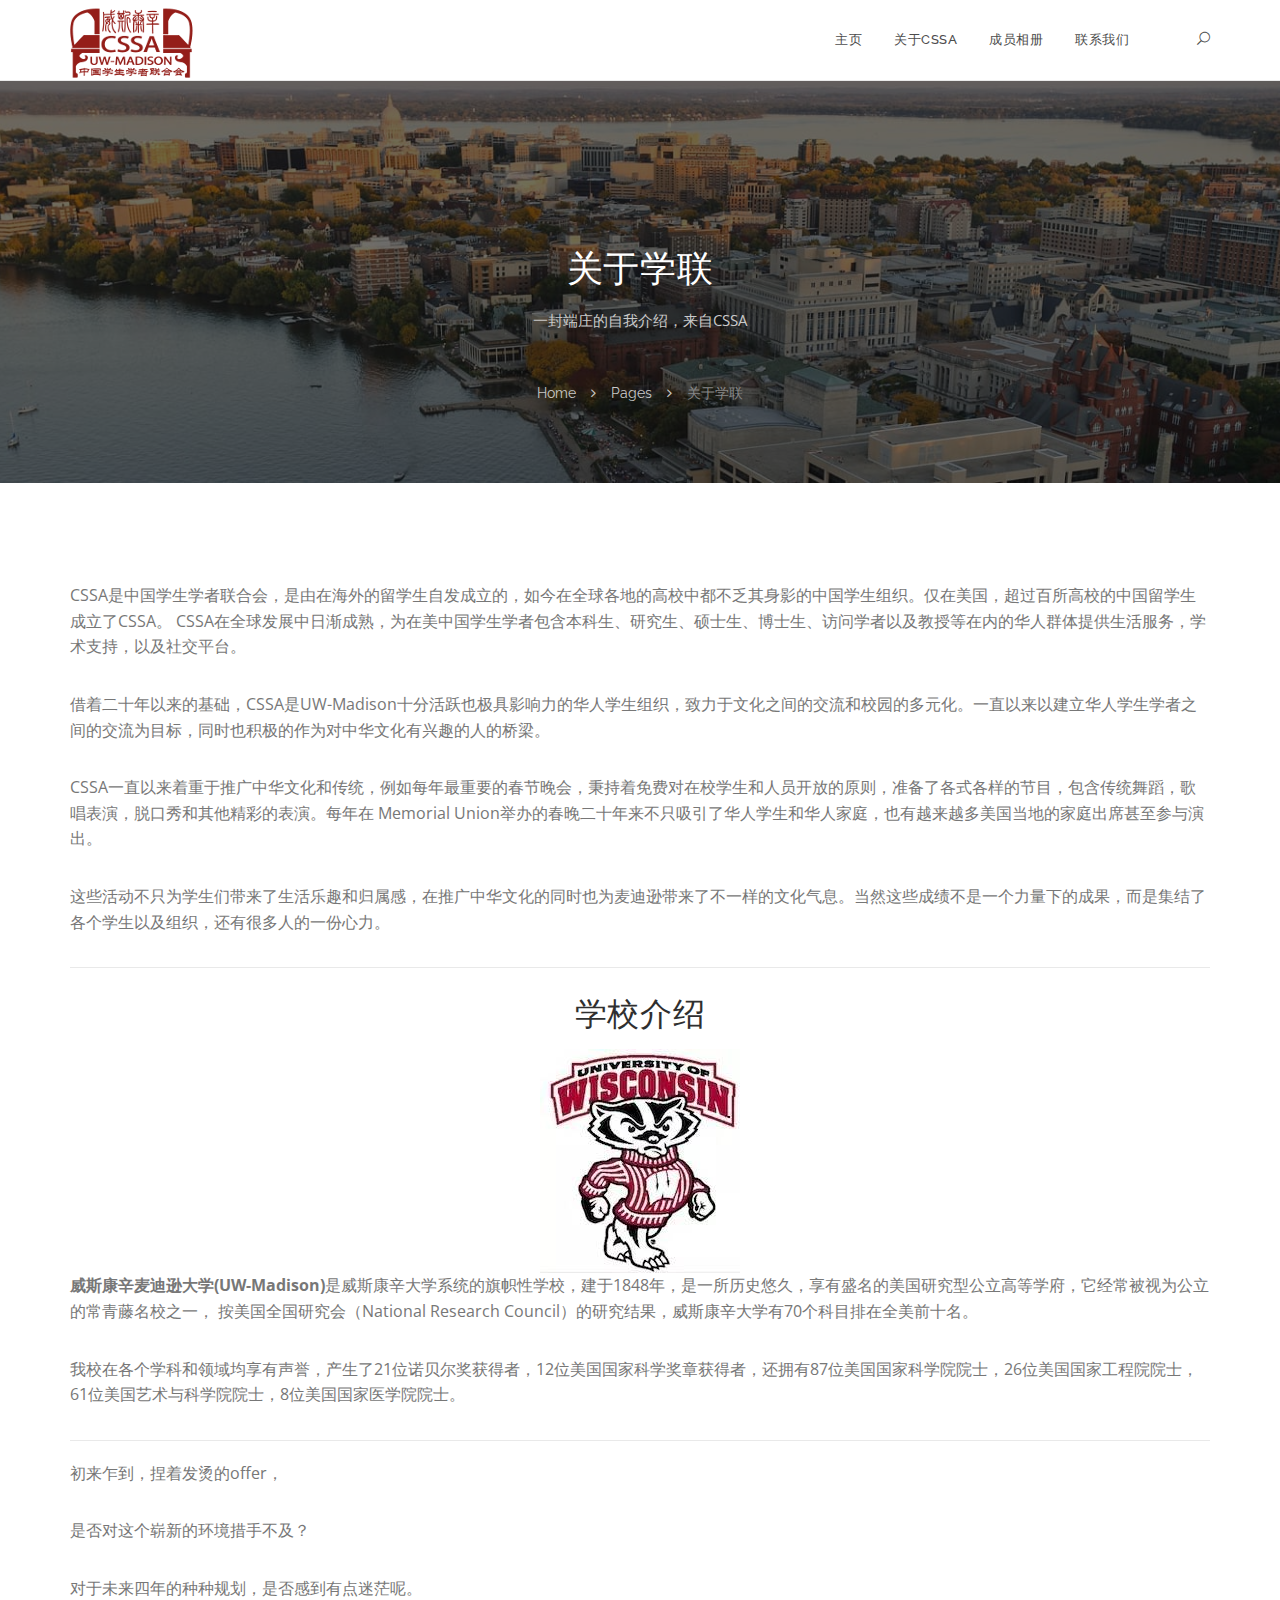
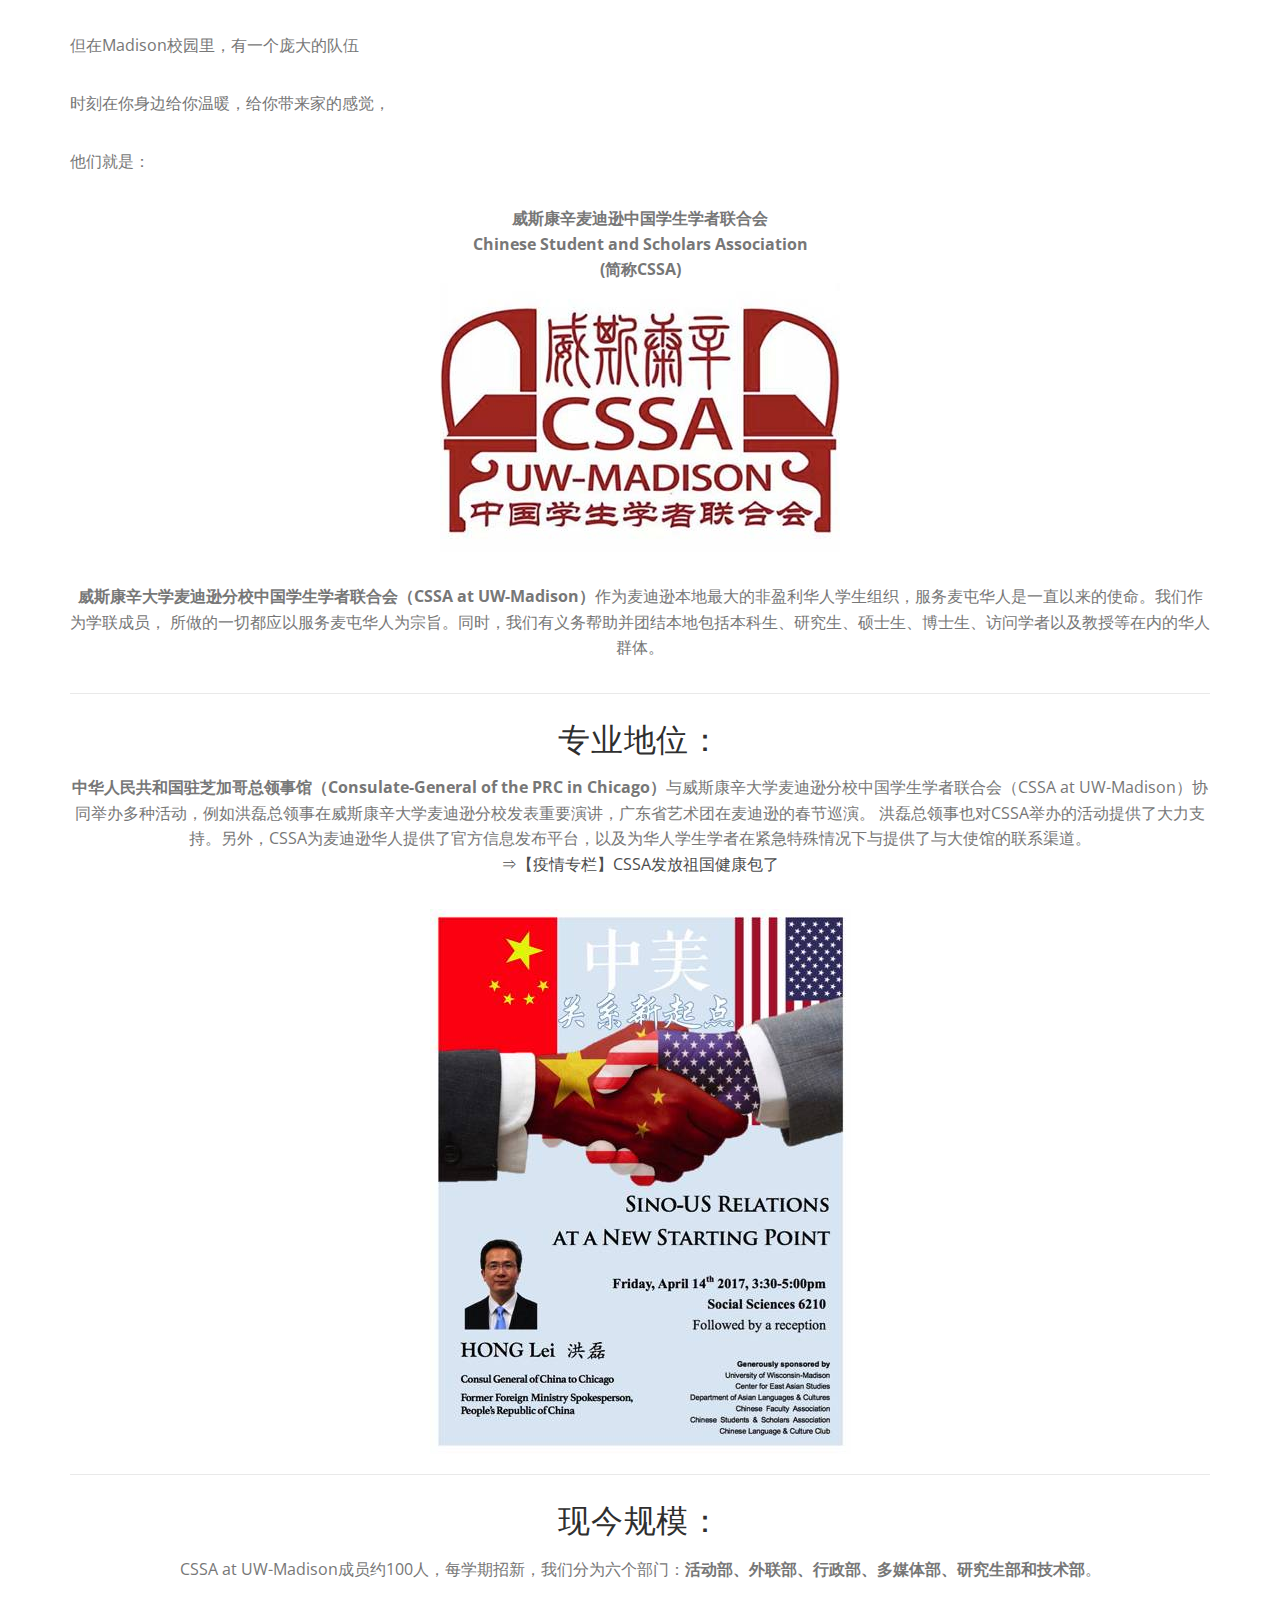
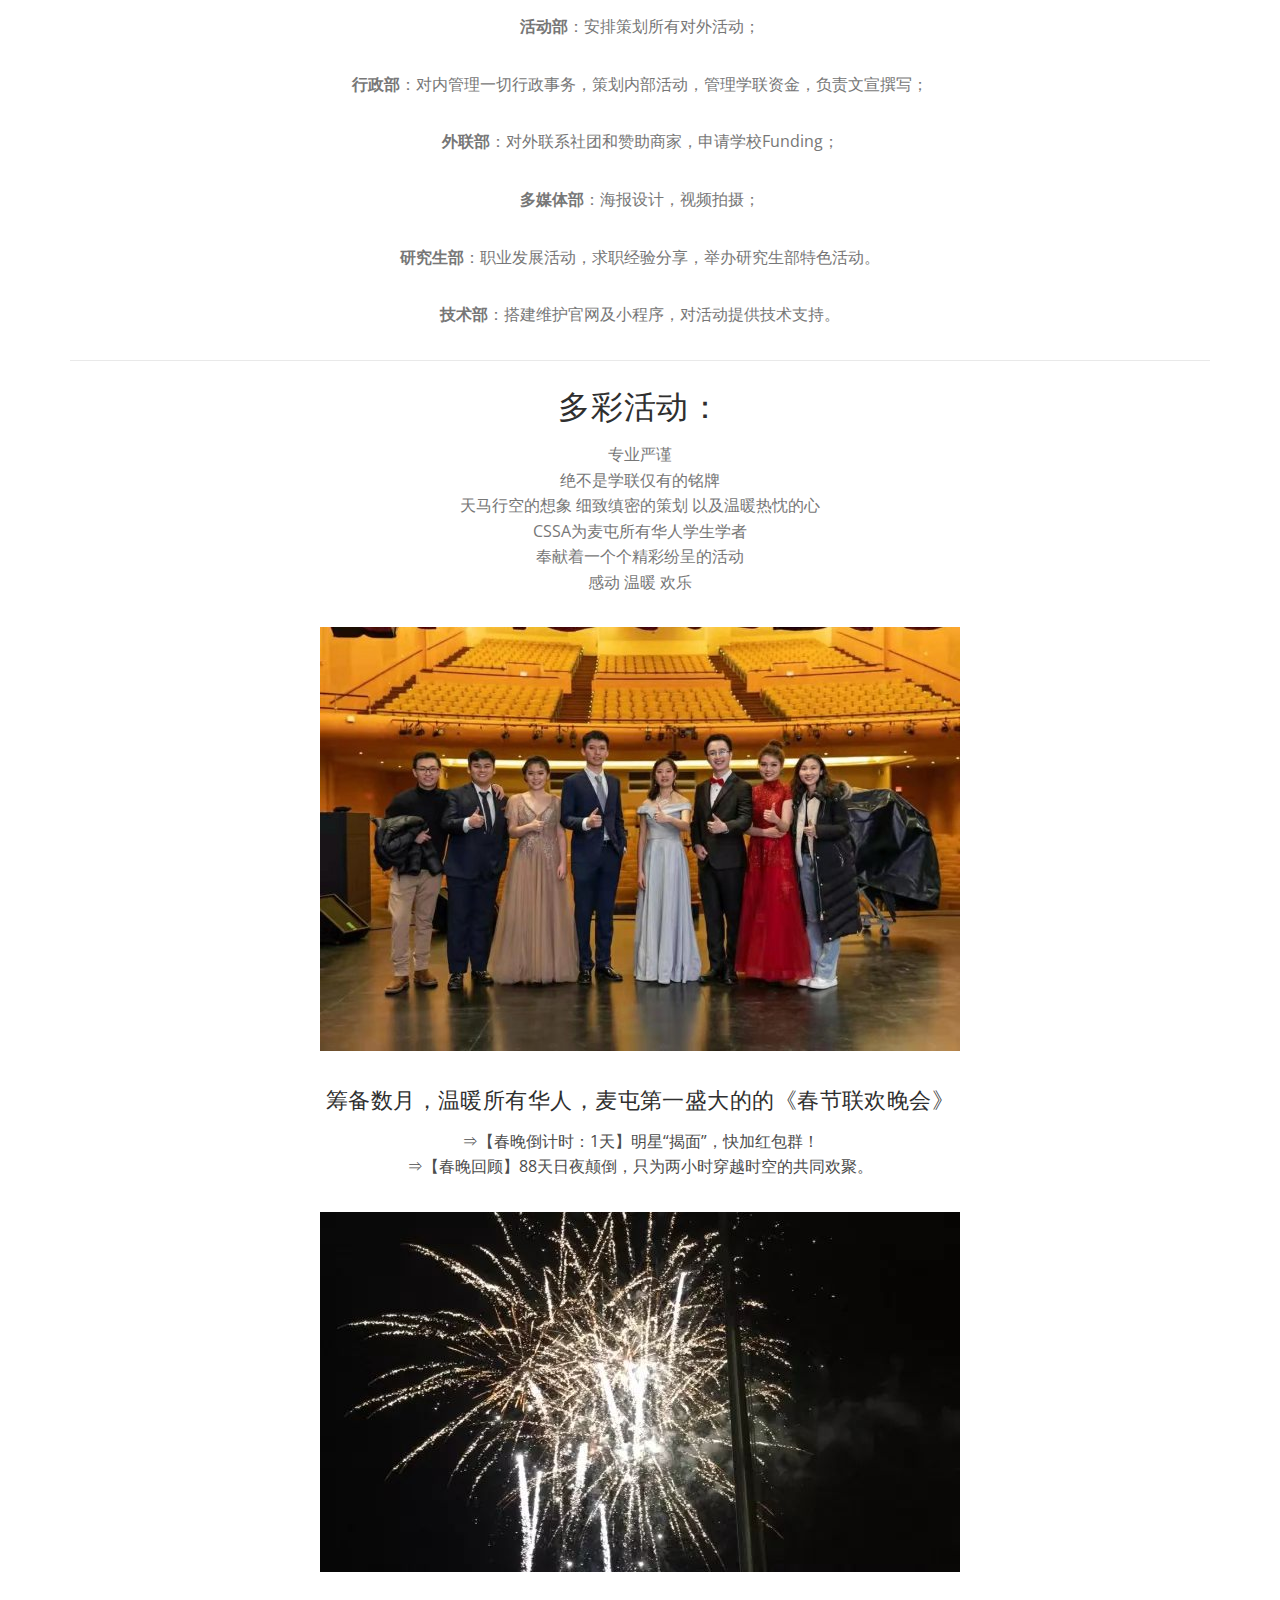
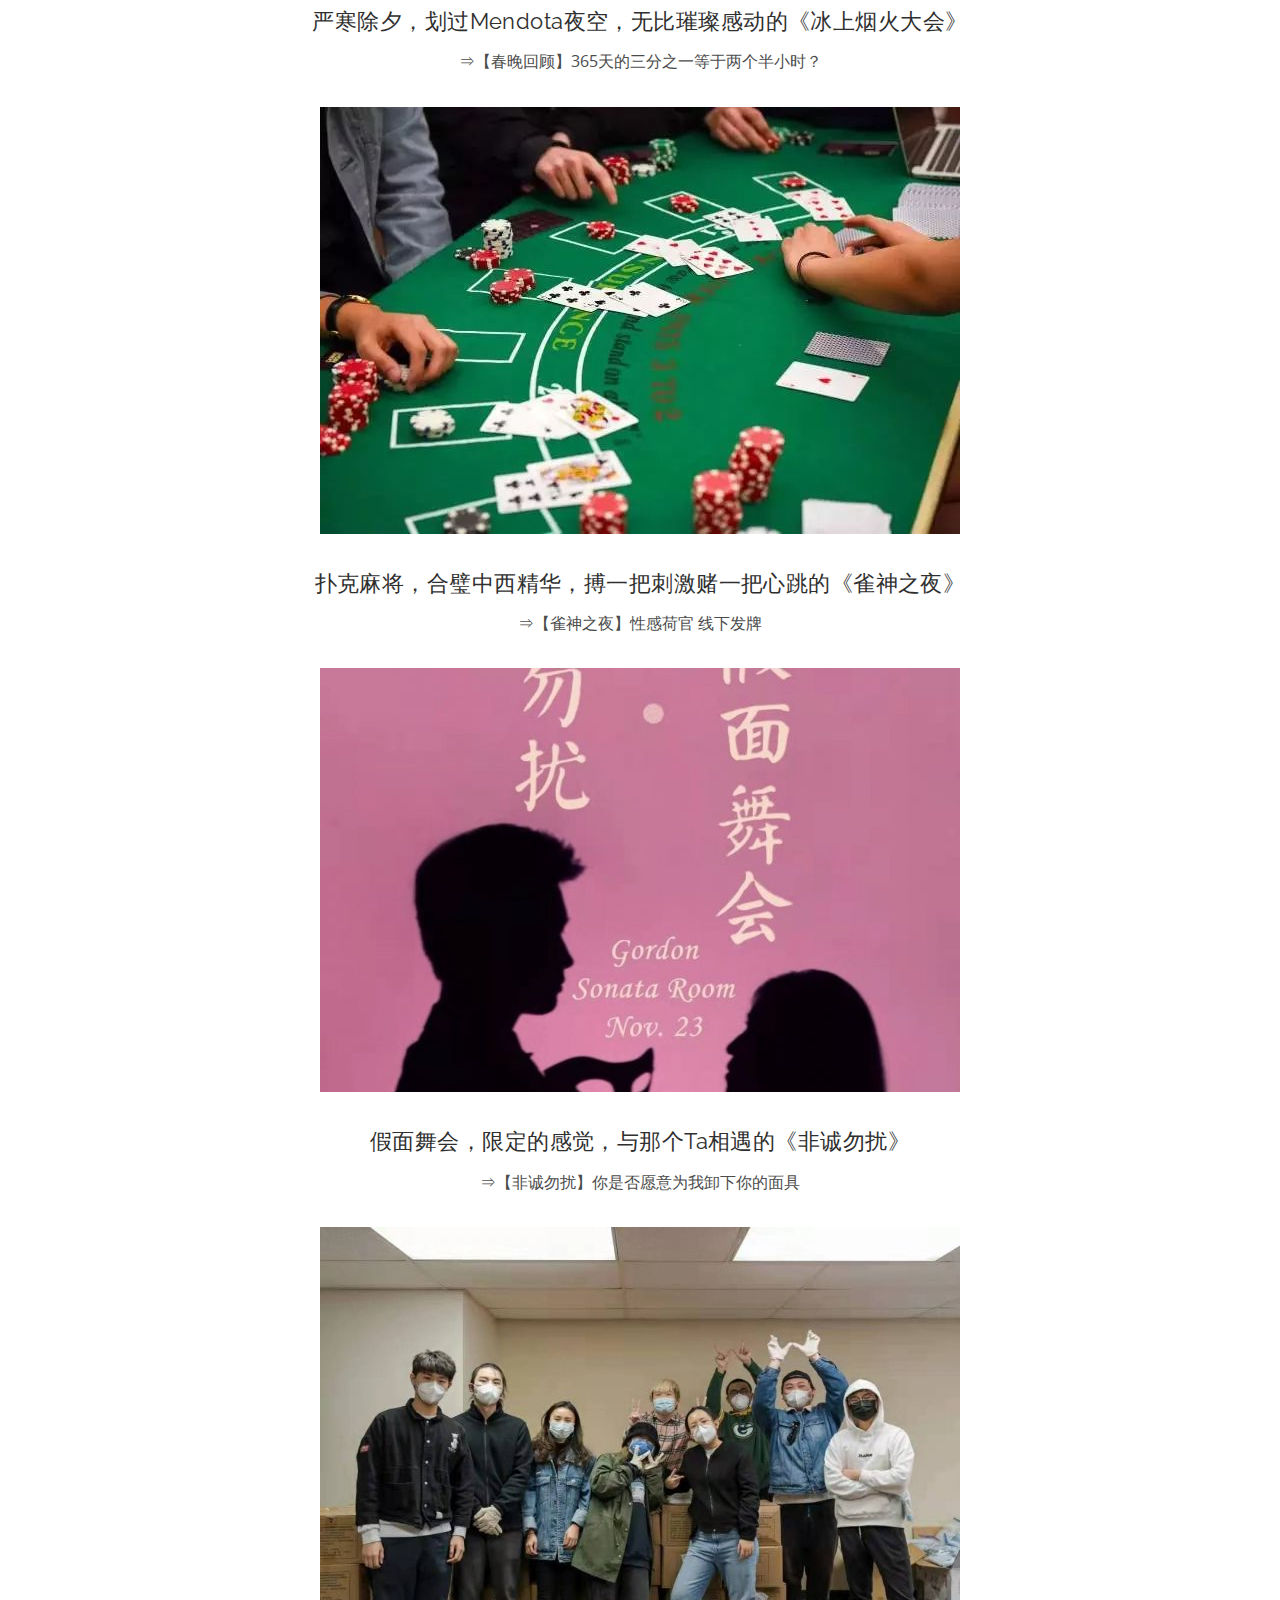
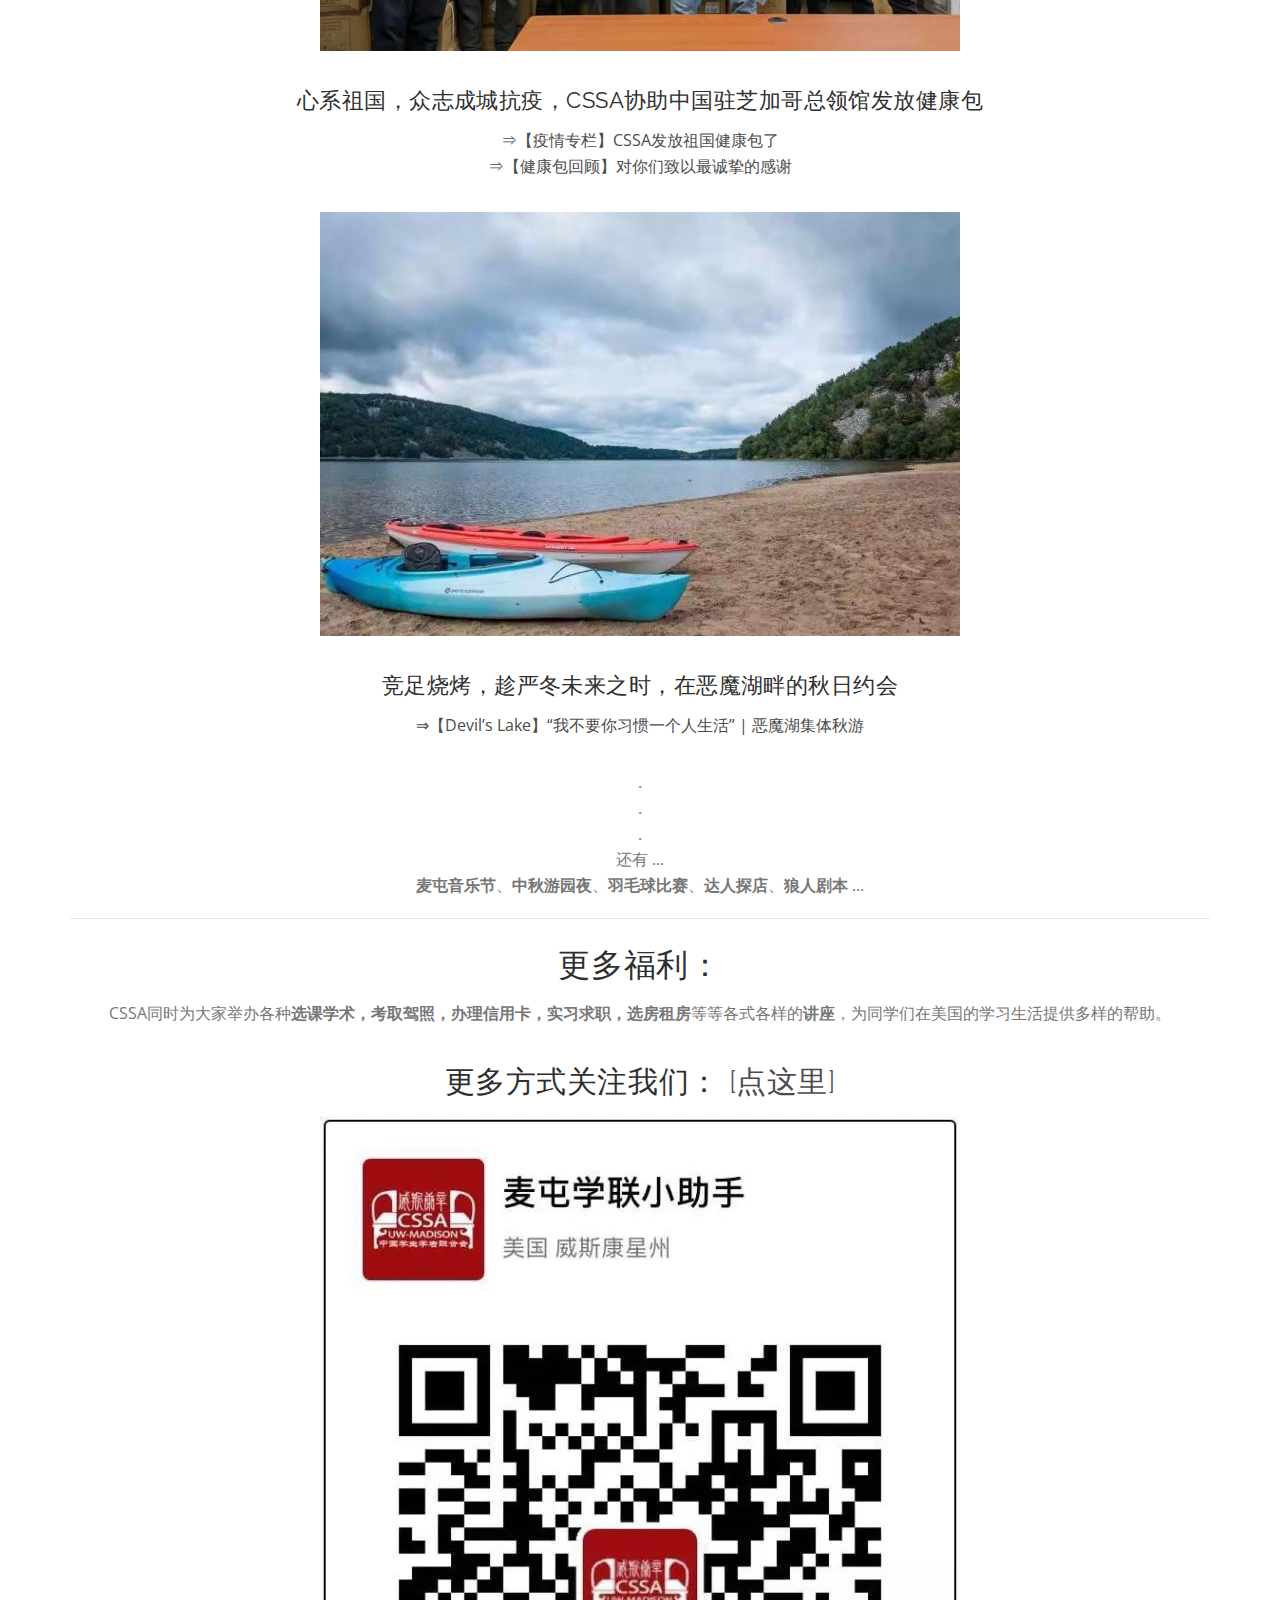
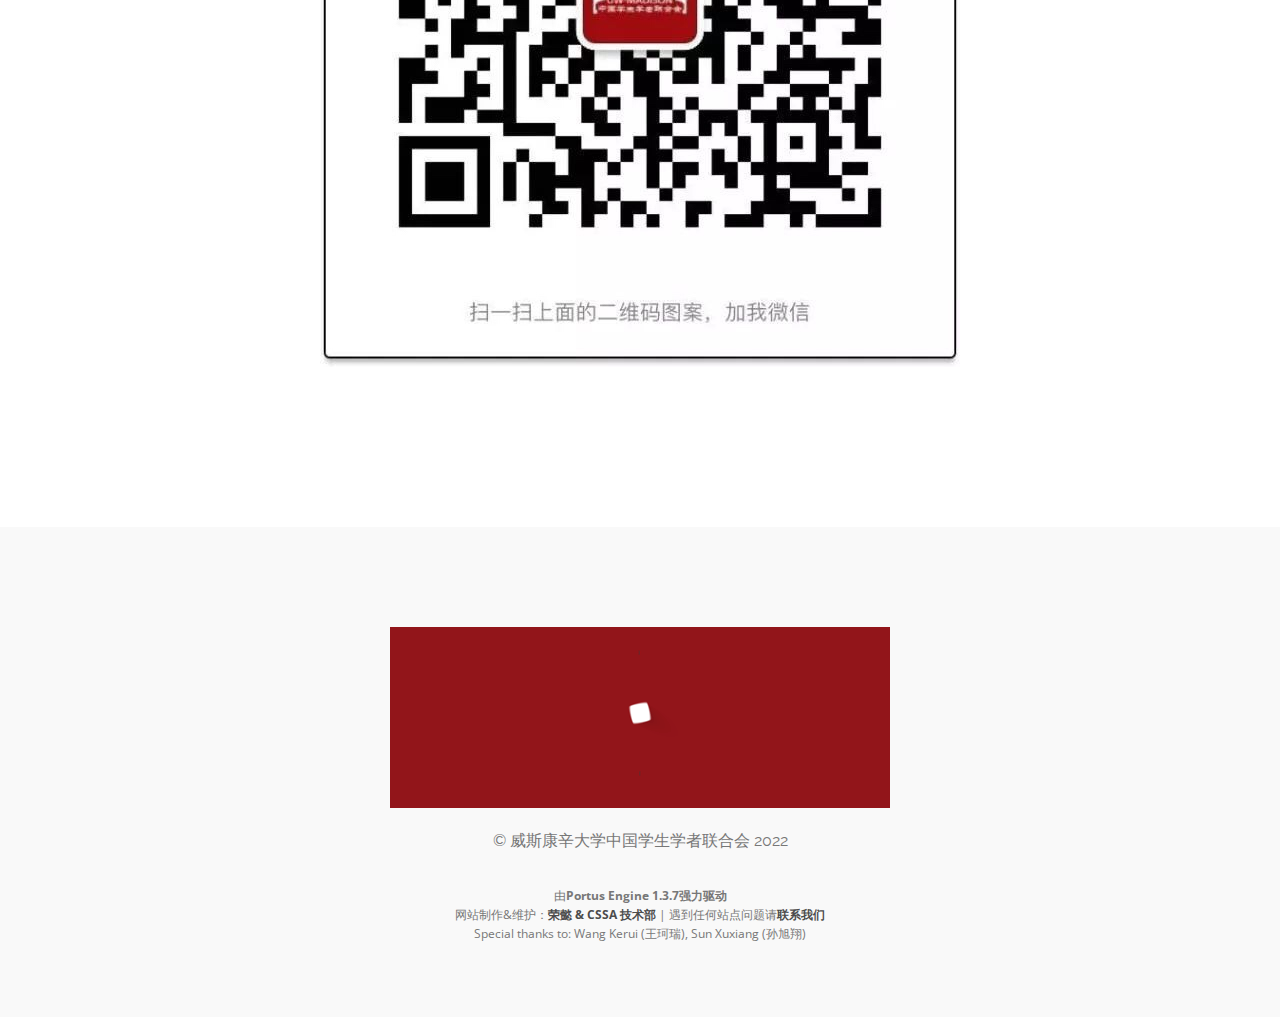
<file: about.html>
<!doctype html><title>关于学联 - CSSA at UW-Madison</title>
<meta name=description content=一封端庄的自我介绍，来自CSSA>
<meta name=keywords
      content="UW-Madison,CSSA,威斯康辛大学麦迪逊分校,中国学生学者联合会,Chinese Students and Scholars Association,CUSA,Chinese Undergraduate Student Association,LER0ever,L.E.R,Everette Rong,荣懿,Portus">
<meta charset=utf-8>
<meta name=viewport content="width=device-width,initial-scale=1,maximum-scale=1">
<link rel="shortcut icon" href=./media/home/cssalogo-red-sm.png>
<link href="https://fonts.googleapis.com/css?family=Roboto:400,300,500,700,300italic,400italic,500italic,700italic"
      rel=stylesheet>
<link href="https://fonts.googleapis.com/css?family=Raleway:400,300,500,600,700,800,900" rel=stylesheet>
<link href="https://fonts.googleapis.com/css?family=Open+Sans:400,600,700,400italic,600italic,700italic&subset=latin,latin-ext"
      rel=stylesheet>
<link href="https://fonts.googleapis.com/css?family=Tangerine:400,700&subset=latin,latin-ext" rel=stylesheet>
<link rel=stylesheet href=./css/bootstrap.min.css>
<link rel=stylesheet href=./css/font-awesome.min.css>
<link rel=stylesheet href=./css/elegant-icons.css>
<link rel=stylesheet href=./css/animate.css>
<link rel=stylesheet href=./css/owl.carousel.css>
<link rel=stylesheet href=./css/magnific-popup.css>
<link rel=stylesheet href=./css/jquery.mb.YTPlayer.min.css>
<link rel=stylesheet href=./css/vegas.min.css>
<link rel=stylesheet href=./css/style.css>
<link rel=stylesheet href=./css/margins.css>
<!-- <div class="page-loader page-loader-visible"></div> -->
<div class=wrapper>
    <header class="header header-overlay">
        <div class="main-header bg-white sticky sticky-condensed">
            <div class="header-container container">
                <div class=header-row>
                    <div class=header-column>
                        <div class=logo-wrapper><img class=logo-light src=./media/home/cssalogo-red-sm.png>
                            <img class=logo-dark src=./media/home/cssalogo-red-sm.png></div>
                    </div>
                    <div class=header-column>
                        <div class="nav-wrapper float-right" data-plugin-main-nav>
                            <ul class="nav main-nav sf-menu">
                                <li><a href=./index.html>主页</a>
                                <li><a href=./about.html>关于CSSA</a>
                                <!-- <li><a href=./posts/1.html>新闻</a> -->
                                <!-- <li><a href=./housing.html>房屋转租</a> -->
                                <li><a href=./members.html>成员相册</a>
                                <li><a href=./contact.html>联系我们</a>
                                <!-- <li><a href=./archive.html>归档</a> -->
                                <li class=mobile-hide><a href=#>&nbsp;</a>
                                <li class="dropdown mobile-hide"><a href=#><i class=icon_search></i></a>
                                    <div class="dropdown-search left">
                                        <div class=input-group><input class=form-control placeholder=Search...>
                                            <div class=input-group-btn>
                                                <button class=btn>
                                                    <i class=icon_search></i></button>
                                            </div>
                                        </div>
                            </ul>
                        </div>
                    </div>
                </div>
            </div>
        </div>
    </header>
    <section class="page-heading bg-dark-alpha-60 parallax-1 pt-160 font-white"
             data-background-image=./media/page/thumb/uwmadison.jpg>
        <div class="container mt-80">
            <div class=row>
                <div class=col-md-12><h1 class=align-center>关于学联</h1>
                    <div class="font-size-15 text-middle align-center">一封端庄的自我介绍，来自CSSA</div>
                    <ol class="breadcrumb align-center mt-40 mb-0">
                        <li><a href>Home</a>
                        <li><a href>Pages</a>
                        <li>关于学联
                    </ol>
                </div>
            </div>
        </div>
    </section>
    <section class=page-section>
        <div class="container entry"><p>CSSA是中国学生学者联合会，是由在海外的留学生自发成立的，如今在全球各地的高校中都不乏其身影的中国学生组织。仅在美国，超过百所高校的中国留学生成立了CSSA。
            CSSA在全球发展中日渐成熟，为在美中国学生学者包含本科生、研究生、硕士生、博士生、访问学者以及教授等在内的华人群体提供生活服务，学术支持，以及社交平台。
            <p>
                借着二十年以来的基础，CSSA是UW-Madison十分活跃也极具影响力的华人学生组织，致力于文化之间的交流和校园的多元化。一直以来以建立华人学生学者之间的交流为目标，同时也积极的作为对中华文化有兴趣的人的桥梁。
            <p>CSSA一直以来着重于推广中华文化和传统，例如每年最重要的春节晚会，秉持着免费对在校学生和人员开放的原则，准备了各式各样的节目，包含传统舞蹈，歌唱表演，脱口秀和其他精彩的表演。每年在
                Memorial Union举办的春晚二十年来不只吸引了华人学生和华人家庭，也有越来越多美国当地的家庭出席甚至参与演出。
            <p>这些活动不只为学生们带来了生活乐趣和归属感，在推广中华文化的同时也为麦迪逊带来了不一样的文化气息。当然这些成绩不是一个力量下的成果，而是集结了各个学生以及组织，还有很多人的一份心力。
            
            <hr>
            <div align=center vertical-align=middle><h2>学校介绍</h2><img src=./media/page/about/badger.jpg></img></div>
            <p><strong>威斯康辛麦迪逊大学(UW-Madison)</strong>是威斯康辛大学系统的旗帜性学校，建于1848年，是一所历史悠久，享有盛名的美国研究型公立高等学府，它经常被视为公立的常青藤名校之一，
                按美国全国研究会（National Research Council）的研究结果，威斯康辛大学有70个科目排在全美前十名。
            <p>我校在各个学科和领域均享有声誉，产生了21位诺贝尔奖获得者，12位美国国家科学奖章获得者，还拥有87位美国国家科学院院士，26位美国国家工程院院士，61位美国艺术与科学院院士，8位美国国家医学院院士。
            
            <hr>
            <p>初来乍到，捏着发烫的offer，
            <p>是否对这个崭新的环境措手不及？
            <p>对于未来四年的种种规划，是否感到有点迷茫呢。
            <p>但在Madison校园里，有一个庞大的队伍
            <p>时刻在你身边给你温暖，给你带来家的感觉，
            <p>他们就是：
                <div align=center vertical-align=middle><b>威斯康辛麦迪逊中国学生学者联合会<br>Chinese Student and Scholars Association<br>(简称CSSA)</b>
            <p><img src=./media/page/about/cssa.jpg alt>
            <!-- <h2 id=cssa发展历程>CSSA发展历程：</h2>
            <p></div> -->
        <p><strong>威斯康辛大学麦迪逊分校中国学生学者联合会（CSSA at UW-Madison）</strong>作为麦迪逊本地最大的非盈利华人学生组织，服务麦屯华人是一直以来的使命。我们作为学联成员，
            所做的一切都应以服务麦屯华人为宗旨。同时，我们有义务帮助并团结本地包括本科生、研究生、硕士生、博士生、访问学者以及教授等在内的华人群体。
        
        <hr>
        <div align=center vertical-align=middle><h2>专业地位：</h2></div>
        <p><strong>中华人民共和国驻芝加哥总领事馆（Consulate-General of the PRC in Chicago）</strong>与威斯康辛大学麦迪逊分校中国学生学者联合会（CSSA at UW-Madison）协同举办多种活动，例如洪磊总领事在威斯康辛大学麦迪逊分校发表重要演讲，广东省艺术团在麦迪逊的春节巡演。
            洪磊总领事也对CSSA举办的活动提供了大力支持。另外，CSSA为麦迪逊华人提供了官方信息发布平台，以及为华人学生学者在紧急特殊情况下与提供了与大使馆的联系渠道。<br><a href="https://mp.weixin.qq.com/s/ssskPbKsfWHMjVC0YkiHMQ" target="_blank">⇒【疫情专栏】CSSA发放祖国健康包了</a>

        <div align=center vertical-align=middle><img src=./media/page/about/honglei.jpg></img></div>
        
        <hr>
        <div align=center vertical-align=middle><h2>现今规模：</h2></div>
        <p>CSSA at UW-Madison成员约100人，每学期招新，我们分为六个部门：<strong>活动部、外联部、行政部、多媒体部、研究生部和技术部</strong>。
        <p><strong>活动部</strong>：安排策划所有对外活动；
        <p><strong>行政部</strong>：对内管理一切行政事务，策划内部活动，管理学联资金，负责文宣撰写；
        <p><strong>外联部</strong>：对外联系社团和赞助商家，申请学校Funding；
        <p><strong>多媒体部</strong>：海报设计，视频拍摄；
        <p><strong>研究生部</strong>：职业发展活动，求职经验分享，举办研究生部特色活动。
        <p><strong>技术部</strong>：搭建维护官网及小程序，对活动提供技术支持。
            
</div>

<hr>
    <div align=center vertical-align=middle><h2>多彩活动：</h2>
    <p>专业严谨<br>绝不是学联仅有的铭牌<br>天马行空的想象 细致缜密的策划 以及温暖热忱的心<br>CSSA为麦屯所有华人学生学者<br>奉献着一个个精彩纷呈的活动<br>感动 温暖 欢乐
        
    <p><img src=./media/page/about/chunwan-min.jpg alt><h5 id=筹备数月-温暖所有华人-麦屯第一盛大的的春节联欢晚会>筹备数月，温暖所有华人，麦屯第一盛大的的《春节联欢晚会》</h5>
    <p><a href="https://mp.weixin.qq.com/s/ddJ5WBUM5q8aQyqlCM0Wmw" target="_blank">⇒【春晚倒计时：1天】明星“揭面”，快加红包群！</a><br>
    <a href="https://mp.weixin.qq.com/s/NDaVogX6Xlof58vUGR6F4Q" target="_blank">⇒【春晚回顾】88天日夜颠倒，只为两小时穿越时空的共同欢聚。</a>
    
    <p><img src=./media/page/about/yanhua.jpg alt><h5 id=严寒除夕-划过mendota夜空-无比璀璨感动的冰上烟火大会>严寒除夕，划过Mendota夜空，无比璀璨感动的《冰上烟火大会》</h5>
    <p><a href="https://mp.weixin.qq.com/s/YTYfRDb0-06EjdXwVaIgqw" target="_blank">⇒【春晚回顾】365天的三分之一等于两个半小时？</a>

    <p><img src=./media/page/about/queshen.jpg alt><h5 id=扑克麻将-合璧中西精华-搏一把刺激赌一把心跳的雀神之夜>扑克麻将，合璧中西精华，搏一把刺激赌一把心跳的《雀神之夜》</h5>
    <p><a href="https://mp.weixin.qq.com/s/8BfldX2Ciuv2e0cfFQsA8g" target="_blank">⇒【雀神之夜】性感荷官 线下发牌</a>
    
    <p><img src=./media/page/about/feichengwurao-min.jpg alt><h5 id=假面舞会，限定的感觉，与那个ta相遇的《非诚勿扰》>假面舞会，限定的感觉，与那个ta相遇的《非诚勿扰》</h5>
    <p><a href="https://mp.weixin.qq.com/s/Mr3SNvW26oOTb9iqNzcZZA" target="_blank">⇒【非诚勿扰】你是否愿意为我卸下你的面具</a>

    <p><img src=./media/page/about/jiankangbao-min.jpg alt><h5 id=心系祖国，众志成城抗疫，CSSA协助中国驻芝加哥总领馆发放健康包>心系祖国，众志成城抗疫，CSSA协助中国驻芝加哥总领馆发放健康包</h5>
    <p><a href="https://mp.weixin.qq.com/s/ssskPbKsfWHMjVC0YkiHMQ" target="_blank">⇒【疫情专栏】CSSA发放祖国健康包了</a><br>
    <a href="https://mp.weixin.qq.com/s/0naTBsgRb_W2A9Ld-GPNQA" target="_blank">⇒【健康包回顾】对你们致以最诚挚的感谢</a>
        
    <p><img src=./media/page/about/emohu-min.jpg alt><h5 id=竞足烧烤，趁严冬未来之时，在恶魔湖畔的秋日约会>竞足烧烤，趁严冬未来之时，在恶魔湖畔的秋日约会</h5>
    <p><a href="https://mp.weixin.qq.com/s/DpqnZBmbXKAf7fxTQitFww" target="_blank">⇒【Devil’s Lake】“我不要你习惯一个人生活” | 恶魔湖集体秋游</a>

    <div align=center vertical-align=middle>.<br>.<br>.<br>还有 ...<br><strong>麦屯音乐节</strong>、<strong>中秋游园夜</strong>、<strong>羽毛球比赛</strong>、<strong>达人探店</strong>、<strong>狼人剧本</strong> ...<br>
    
<hr>
<h2>更多福利：</h2></div><p>CSSA同时为大家举办各种<strong>选课学术，考取驾照，办理信用卡，实习求职，选房租房</strong>等等各式各样的<strong>讲座</strong>，为同学们在美国的学习生活提供多样的帮助。
<div align=center vertical-align=middle><h3>更多方式关注我们： <a href=./contact.html>[点这里]</a></h3><img src=./media/page/contact/xzs.jpg alt></div>

<!-- <hr> -->
<!-- <div class=entry-comments><h6 class=entry-subsection-title>Comments</h6>
    <section id=comment>
        <section class=grey-bg>
            <div class=container>
                <div id=disqus_thread></div>
                <script>var disqus_config = function () {
                    this.page.identifier = (location.pathname).replace('.html', '');
                };
                (function () {
                    var d = document, s = d.createElement('script');
                    s.src = '//uwmcssa.disqus.com/embed.js';
                    s.setAttribute('data-timestamp', +new Date());
                    (d.head || d.body).appendChild(s);
                })();</script>
                <noscript>Please enable JavaScript to view the <a href=https://disqus.com/?ref_noscript rel=nofollow>comments
                    powered by Disqus.</a></noscript>
            </div>
        </section>
    </section>
</div> -->

</div></section>
<footer class="page-section footer bg-light pb-50">
    <div class=container>
        <div class="image-full align-center mb-20"><a href=#><img src=./media/home/Logo-02.gif height=100px alt=Logo></a>
        </div>
        <div class=align-center><p class=font-alt>&copy; 威斯康辛大学中国学生学者联合会 2022
            <p class=font-size-12>由<b>Portus Engine 1.3.7强力驱动</b><br>网站制作&维护：<a href=./contact.html><b>荣懿 & CSSA 技术部</b></a> | 遇到任何站点问题请<a href=./contact.html><b>联系我们</b></a> 
                <br> Special thanks to: Wang Kerui (王珂瑞), Sun Xuxiang (孙旭翔)
        </div>
    </div>
</footer></div>
<script src=https://ajax.googleapis.com/ajax/libs/jquery/1.11.3/jquery.min.js></script>
<script src="http://maps.google.com/maps/api/js?sensor=false&amp;language=en"></script>
<script src=./js/jquery.easing.min.js></script>
<script src=./js/bootstrap.min.js></script>
<script src=./js/jquery.parallax-1.1.3.js></script>
<script src=./js/jquery.fitvids.js></script>
<script src=./js/jquery.magnific-popup.min.js></script>
<script src=./js/jquery.particleground.min.js></script>
<script src=./js/vegas.min.js></script>
<script src=./js/sniffr.min.js></script>
<script src=./js/masonry.pkgd.min.js></script>
<script src=./js/owl.carousel.min.js></script>
<script src=./js/smoothscroll.js></script>
<script src=./js/wow.min.js></script>
<script src=./js/plugins.js></script>
<script src=./js/elements.js></script>
<script src=./js/functions.js></script>
</file>
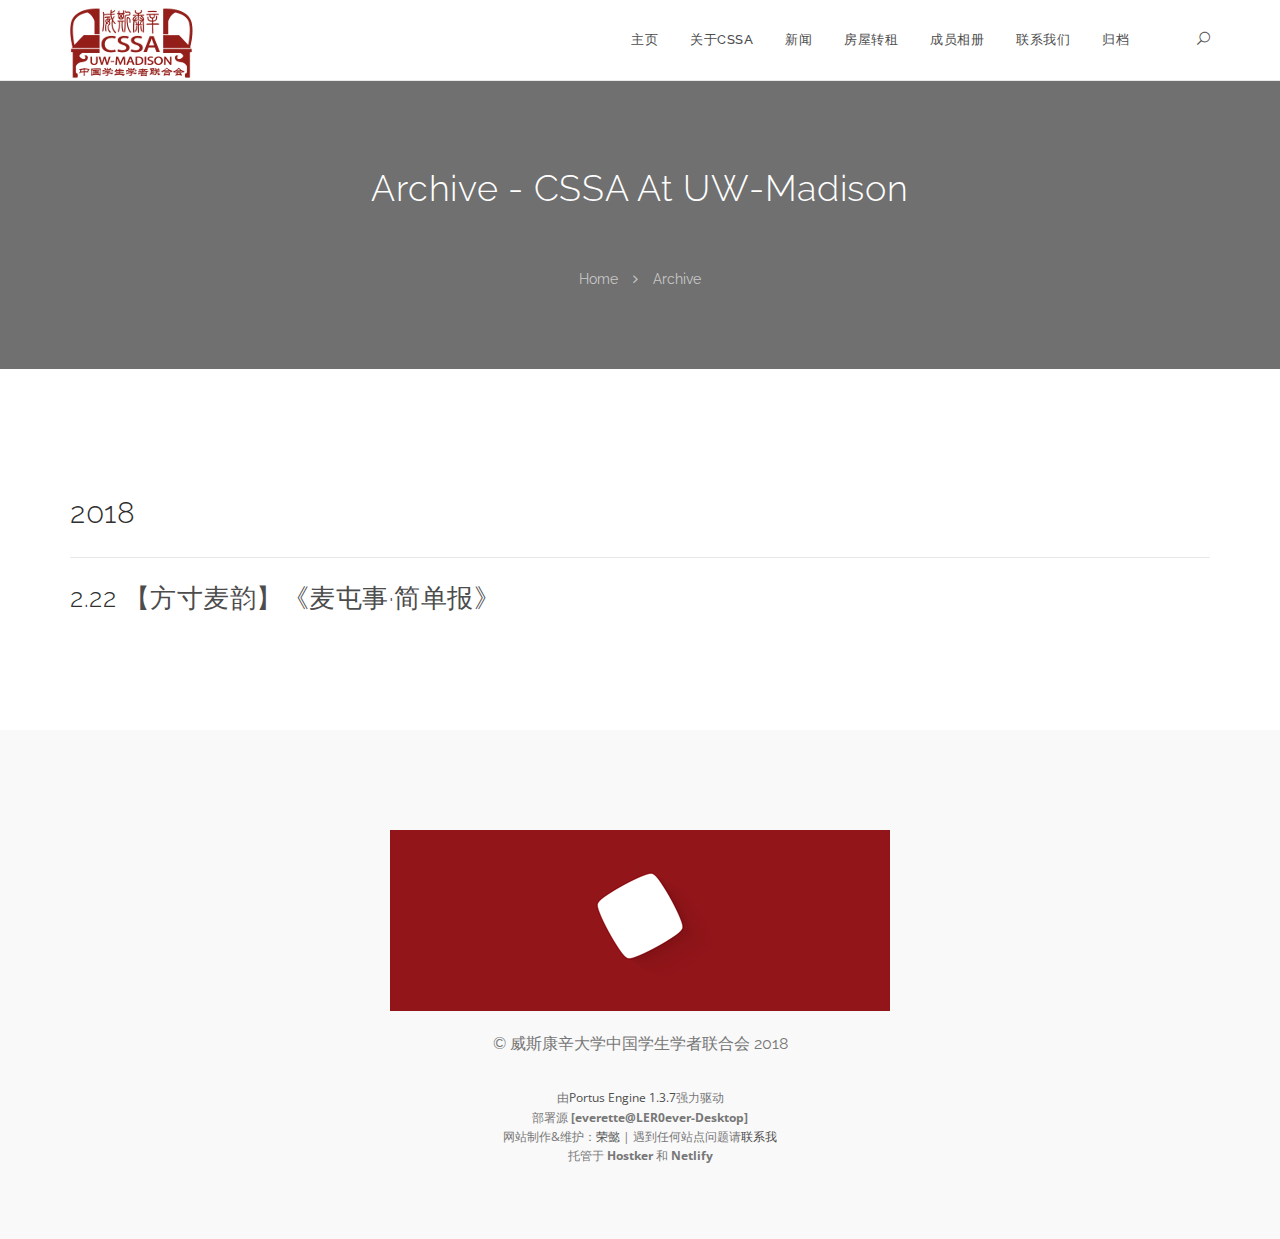
<file: archive.html>
<!doctype html><title>Archive - CSSA at UW-Madison</title>
<meta name=description content="Portal of CSSA at UW-Madison">
<meta name=keywords
      content="UW-Madison,CSSA,威斯康辛大学麦迪逊分校,中国学生学者联合会,Chinese Students and Scholars Association,CUSA,Chinese Undergraduate Student Association,LER0ever,L.E.R,Everette Rong,荣懿,Portus">
<meta charset=utf-8>
<meta name=viewport content="width=device-width,initial-scale=1,maximum-scale=1">
<link rel="shortcut icon" href=/media/home/cssalogo-red-sm.png>
<link href="https://fonts.googleapis.com/css?family=Roboto:400,300,500,700,300italic,400italic,500italic,700italic"
      rel=stylesheet>
<link href="https://fonts.googleapis.com/css?family=Raleway:400,300,500,600,700,800,900" rel=stylesheet>
<link href="https://fonts.googleapis.com/css?family=Open+Sans:400,600,700,400italic,600italic,700italic&subset=latin,latin-ext"
      rel=stylesheet>
<link href="https://fonts.googleapis.com/css?family=Tangerine:400,700&subset=latin,latin-ext" rel=stylesheet>
<link rel=stylesheet href=/css/bootstrap.min.css>
<link rel=stylesheet href=/css/font-awesome.min.css>
<link rel=stylesheet href=/css/elegant-icons.css>
<link rel=stylesheet href=/css/animate.css>
<link rel=stylesheet href=/css/owl.carousel.css>
<link rel=stylesheet href=/css/magnific-popup.css>
<link rel=stylesheet href=/css/jquery.mb.YTPlayer.min.css>
<link rel=stylesheet href=/css/vegas.min.css>
<link rel=stylesheet href=/css/style.css>
<link rel=stylesheet href=/css/margins.css>
<div class="page-loader page-loader-visible"></div>
<div class=wrapper>
    <header class="header header-overlay">
        <div class="main-header bg-white sticky sticky-condensed">
            <div class="header-container container">
                <div class=header-row>
                    <div class=header-column>
                        <div class=logo-wrapper><img class=logo-light src=/media/home/cssalogo-red-sm.png>
                            <img class=logo-dark src=/media/home/cssalogo-red-sm.png></div>
                    </div>
                    <div class=header-column>
                        <div class="nav-wrapper float-right" data-plugin-main-nav>
                            <ul class="nav main-nav sf-menu">
                                <li><a href=/>主页</a>
                                <li><a href=/about>关于CSSA</a>
                                <li><a href=/posts/1>新闻</a>
                                <li><a href=/housing>房屋转租</a>
                                <li><a href=/members>成员相册</a>
                                <li><a href=/contact>联系我们</a>
                                <li><a href=/archive>归档</a>
                                <li class=mobile-hide><a href=#>&nbsp;</a>
                                <li class="dropdown mobile-hide"><a href=#><i class=icon_search></i></a>
                                    <div class="dropdown-search left">
                                        <div class=input-group><input class=form-control placeholder=Search...>
                                            <div class=input-group-btn>
                                                <button class=btn>
                                                    <i class=icon_search></i></button>
                                            </div>
                                        </div>
                            </ul>
                        </div>
                    </div>
                </div>
            </div>
        </div>
    </header>
    <section class="page-heading bg-dark-alpha-60 parallax-4 pt-160 font-white" data-background-image>
        <div class=container>
            <div class=row>
                <div class=col-md-12><h1 class=align-center>Archive - CSSA at UW-Madison</h1>
                    <div class="font-size-15 text-middle align-center"></div>
                    <ol class="breadcrumb align-center mt-40 mb-0">
                        <li><a href>Home</a>
                        <li><a href>Archive</a>
                    </ol>
                </div>
            </div>
        </div>
    </section>
    <section class=page-section>
        <div class=container>
            <div class=archive><h3>2018</h3>
                <hr>
                <h4><span class=date>2.22</span>
                    <a href=/2018/2/22/fcmy-mts-jdb-1.html>【方寸麦韵】《麦屯事·简单报》</a></h4></div>
        </div>
    </section>
    <footer class="page-section footer bg-light pb-50">
        <div class=container>
            <div class="image-full align-center mb-20"><a href=#><img src=/media/home/Logo-02.gif height=100px alt=Logo></a>
            </div>
            <div class=align-center><p class=font-alt>&copy; 威斯康辛大学中国学生学者联合会 2018
                <p class=font-size-12>由<a href=/portus>Portus Engine 1.3.7</a>强力驱动<br>部署源
                    <b>[everette@LER0ever-Desktop]</b><br>网站制作&维护：<a href=https://rongyi.blog/about target=_blank>荣懿</a>
                    | 遇到任何站点问题请<a href=https://rongyi.blog/contact>联系我</a><br>托管于 <b>Hostker</b> 和 <b>Netlify</b></div>
        </div>
    </footer>
</div>
<script src=https://ajax.googleapis.com/ajax/libs/jquery/1.11.3/jquery.min.js></script>
<script src="http://maps.google.com/maps/api/js?sensor=false&amp;language=en"></script>
<script src=/js/jquery.easing.min.js></script>
<script src=/js/bootstrap.min.js></script>
<script src=/js/jquery.parallax-1.1.3.js></script>
<script src=/js/jquery.fitvids.js></script>
<script src=/js/jquery.magnific-popup.min.js></script>
<script src=/js/jquery.particleground.min.js></script>
<script src=/js/vegas.min.js></script>
<script src=/js/sniffr.min.js></script>
<script src=/js/masonry.pkgd.min.js></script>
<script src=/js/owl.carousel.min.js></script>
<script src=/js/smoothscroll.js></script>
<script src=/js/wow.min.js></script>
<script src=/js/plugins.js></script>
<script src=/js/elements.js></script>
<script src=/js/functions.js></script>
</file>
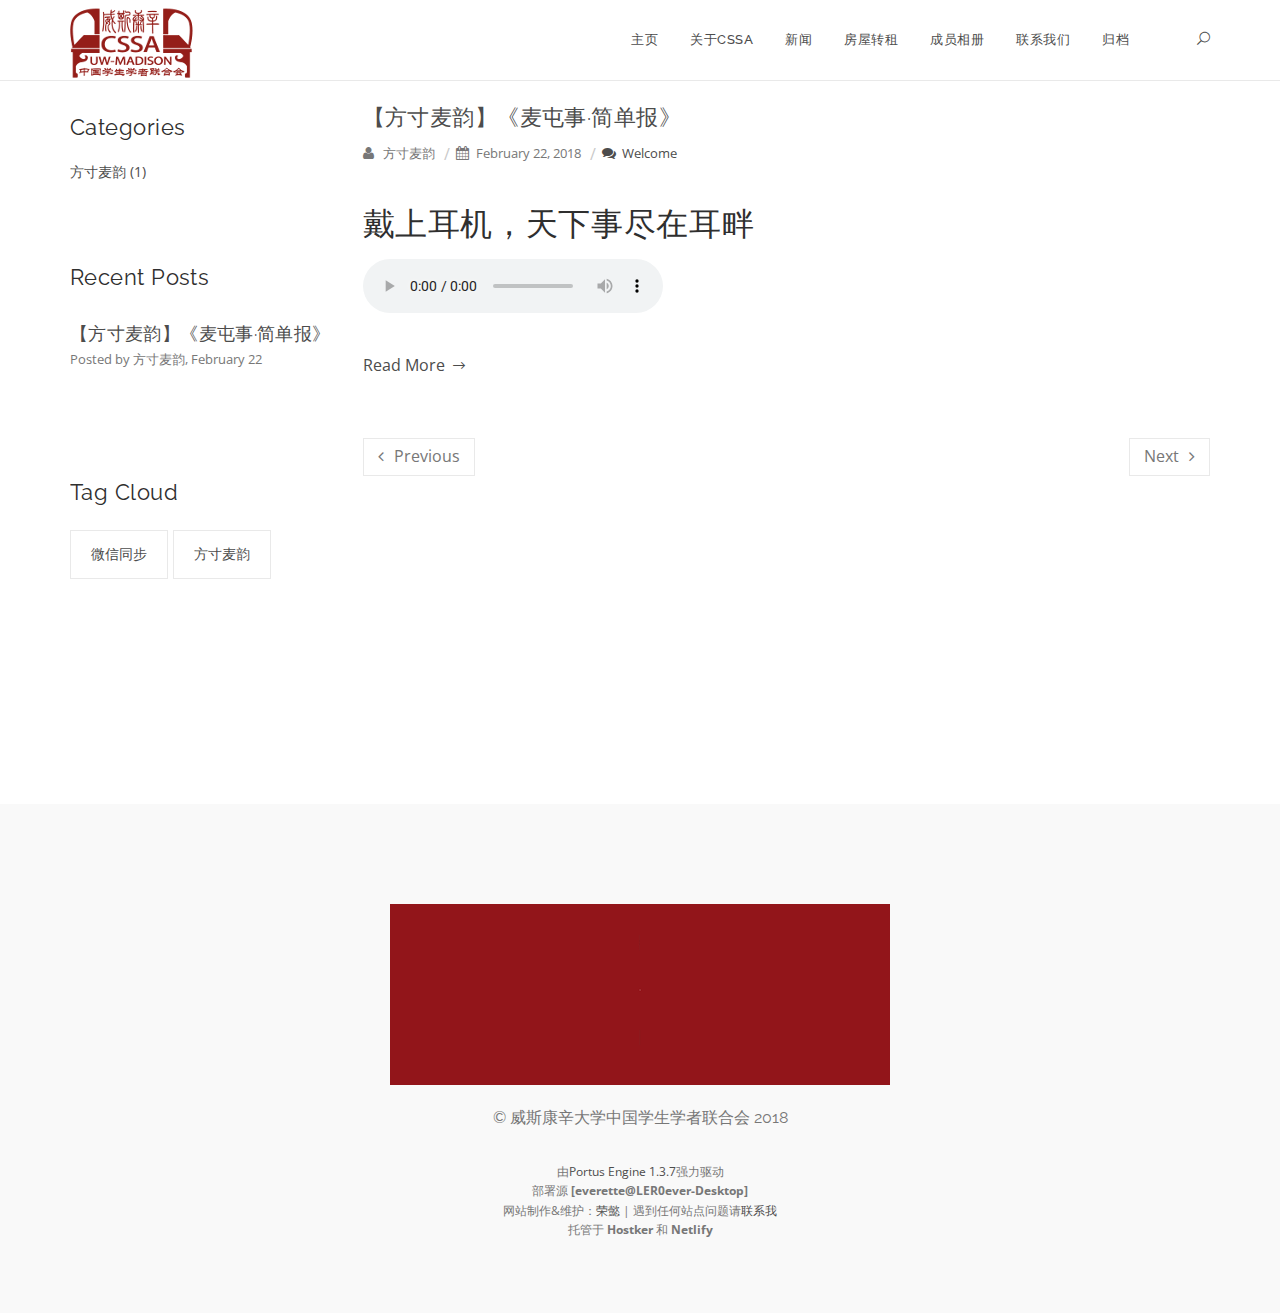
<file: blog.html>
<!doctype html><title>Articles Page 1 - CSSA at UW-Madison</title>
<meta name=description content="Portal of CSSA at UW-Madison">
<meta name=keywords
      content="UW-Madison,CSSA,威斯康辛大学麦迪逊分校,中国学生学者联合会,Chinese Students and Scholars Association,CUSA,Chinese Undergraduate Student Association,LER0ever,L.E.R,Everette Rong,荣懿,Portus">
<meta charset=utf-8>
<meta name=viewport content="width=device-width,initial-scale=1,maximum-scale=1">
<link rel="shortcut icon" href=/media/home/cssalogo-red-sm.png>
<link href="https://fonts.googleapis.com/css?family=Roboto:400,300,500,700,300italic,400italic,500italic,700italic"
      rel=stylesheet>
<link href="https://fonts.googleapis.com/css?family=Raleway:400,300,500,600,700,800,900" rel=stylesheet>
<link href="https://fonts.googleapis.com/css?family=Open+Sans:400,600,700,400italic,600italic,700italic&subset=latin,latin-ext"
      rel=stylesheet>
<link href="https://fonts.googleapis.com/css?family=Tangerine:400,700&subset=latin,latin-ext" rel=stylesheet>
<link rel=stylesheet href=/css/bootstrap.min.css>
<link rel=stylesheet href=/css/font-awesome.min.css>
<link rel=stylesheet href=/css/elegant-icons.css>
<link rel=stylesheet href=/css/animate.css>
<link rel=stylesheet href=/css/owl.carousel.css>
<link rel=stylesheet href=/css/magnific-popup.css>
<link rel=stylesheet href=/css/jquery.mb.YTPlayer.min.css>
<link rel=stylesheet href=/css/vegas.min.css>
<link rel=stylesheet href=/css/style.css>
<link rel=stylesheet href=/css/margins.css>
<div class="page-loader page-loader-visible"></div>
<div class=wrapper>
    <header class="header header-overlay">
        <div class="main-header bg-white sticky sticky-condensed">
            <div class="header-container container">
                <div class=header-row>
                    <div class=header-column>
                        <div class=logo-wrapper><img class=logo-light src=/media/home/cssalogo-red-sm.png>
                            <img class=logo-dark src=/media/home/cssalogo-red-sm.png></div>
                    </div>
                    <div class=header-column>
                        <div class="nav-wrapper float-right" data-plugin-main-nav>
                            <ul class="nav main-nav sf-menu">
                                <li><a href=/>主页</a>
                                <li><a href=/about>关于CSSA</a>
                                <li><a href=/posts/1>新闻</a>
                                <li><a href=/housing>房屋转租</a>
                                <li><a href=/members>成员相册</a>
                                <li><a href=/contact>联系我们</a>
                                <li><a href=/archive>归档</a>
                                <li class=mobile-hide><a href=#>&nbsp;</a>
                                <li class="dropdown mobile-hide"><a href=#><i class=icon_search></i></a>
                                    <div class="dropdown-search left">
                                        <div class=input-group><input class=form-control placeholder=Search...>
                                            <div class=input-group-btn>
                                                <button class=btn>
                                                    <i class=icon_search></i></button>
                                            </div>
                                        </div>
                            </ul>
                        </div>
                    </div>
                </div>
            </div>
        </div>
    </header>
    <section class="page-section blog">
        <div class=container>
            <div class=row>
                <div class="col-md-9 col-sm-12 blog-content right">
                    <div class=entry><h5 class=entry-title><a href=/2018/2/22/fcmy-mts-jdb-1.html>【方寸麦韵】《麦屯事·简单报》</a>
                    </h5>
                        <ul class=entry-meta>
                            <li><i class="fa fa-user icon-small"></i>方寸麦韵
                            <li><i class="fa fa-calendar icon-small"></i>February 22, 2018
                            <li><a href=#><i class="fa fa-comments icon-small"></i>Welcome</a>
                        </ul>
                        <p>
                        <h2 id=戴上耳机-天下事尽在耳畔>戴上耳机，天下事尽在耳畔</h2>
                        <p>
                            <audio controls>
                                <source src="http://res.wx.qq.com/voice/getvoice?mediaid=MzA5NjAzMzEwNV8yNjUwMDg5MjAx">
                                Your browser does not support the audio element.
                            </audio>
                        <p><a href=/2018/2/22/fcmy-mts-jdb-1.html class=entry-read-more>Read More</a></div>
                    <nav class=mt-40>
                        <ul class=pager>
                            <li class="previous disabled"><a href><i class="fa fa-angle-left mr-10"></i>Previous</a>
                            <li class="next disabled"><a href>Next<i class="fa fa-angle-right ml-10"></i></a>
                        </ul>
                    </nav>
                </div>
                <div class="col-md-3 col-sm-12 sidebar left">
                    <div class=widget><h5 class=widget-title>Categories</h5>
                        <div class=widget-nav>
                            <ul class=nav>
                                <li><a href=/category/%e6%96%b9%e5%af%b8%e9%ba%a6%e9%9f%b5.html>方寸麦韵 (1)</a>
                            </ul>
                        </div>
                    </div>
                    <div class=widget><h5 class=widget-title>Recent Posts</h5>
                        <div class=widget-posts>
                            <ul class=post-list>
                                <li class=post-item><h6 class=post-title><a href=/2018/2/22/fcmy-mts-jdb-1.html>【方寸麦韵】《麦屯事·简单报》</a>
                                </h6>
                                    <p class=post-info>Posted by 方寸麦韵, February 22
                            </ul>
                        </div>
                    </div>
                    <div class=widget><h5 class=widget-title>Tag Cloud</h5>
                        <div class=widget-text>
                            <ul class=tags>
                                <li><a href=/tags/%e5%be%ae%e4%bf%a1%e5%90%8c%e6%ad%a5.html>微信同步</a>
                                <li><a href=/tags/%e6%96%b9%e5%af%b8%e9%ba%a6%e9%9f%b5.html>方寸麦韵</a>
                            </ul>
                        </div>
                    </div>
                </div>
            </div>
        </div>
    </section>
    <footer class="page-section footer bg-light pb-50">
        <div class=container>
            <div class="image-full align-center mb-20"><a href=#><img src=/media/home/Logo-02.gif height=100px alt=Logo></a>
            </div>
            <div class=align-center><p class=font-alt>&copy; 威斯康辛大学中国学生学者联合会 2018
                <p class=font-size-12>由<a href=/portus>Portus Engine 1.3.7</a>强力驱动<br>部署源
                    <b>[everette@LER0ever-Desktop]</b><br>网站制作&维护：<a href=https://rongyi.blog/about target=_blank>荣懿</a>
                    | 遇到任何站点问题请<a href=https://rongyi.blog/contact>联系我</a><br>托管于 <b>Hostker</b> 和 <b>Netlify</b></div>
        </div>
    </footer>
</div>
<script src=https://ajax.googleapis.com/ajax/libs/jquery/1.11.3/jquery.min.js></script>
<script src="http://maps.google.com/maps/api/js?sensor=false&amp;language=en"></script>
<script src=/js/jquery.easing.min.js></script>
<script src=/js/bootstrap.min.js></script>
<script src=/js/jquery.parallax-1.1.3.js></script>
<script src=/js/jquery.fitvids.js></script>
<script src=/js/jquery.magnific-popup.min.js></script>
<script src=/js/jquery.particleground.min.js></script>
<script src=/js/vegas.min.js></script>
<script src=/js/sniffr.min.js></script>
<script src=/js/masonry.pkgd.min.js></script>
<script src=/js/owl.carousel.min.js></script>
<script src=/js/smoothscroll.js></script>
<script src=/js/wow.min.js></script>
<script src=/js/plugins.js></script>
<script src=/js/elements.js></script>
<script src=/js/functions.js></script>
</file>
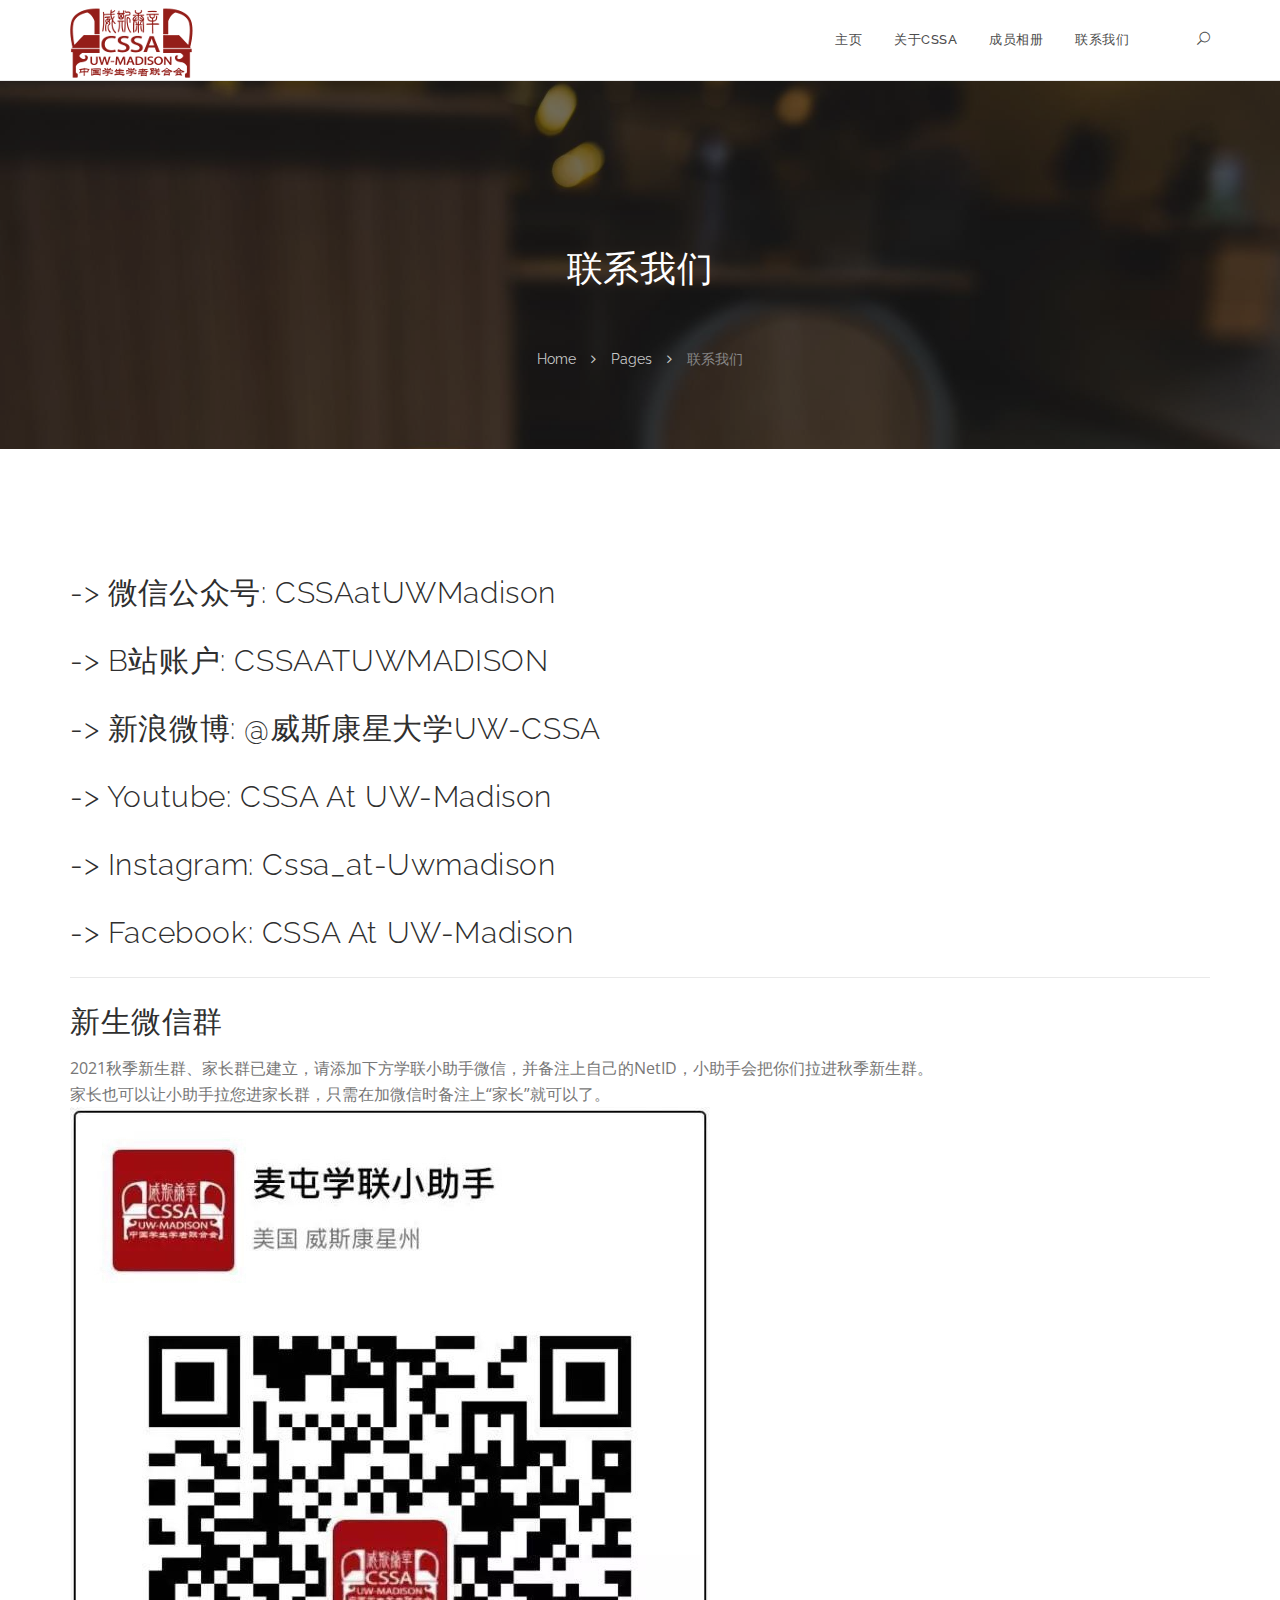
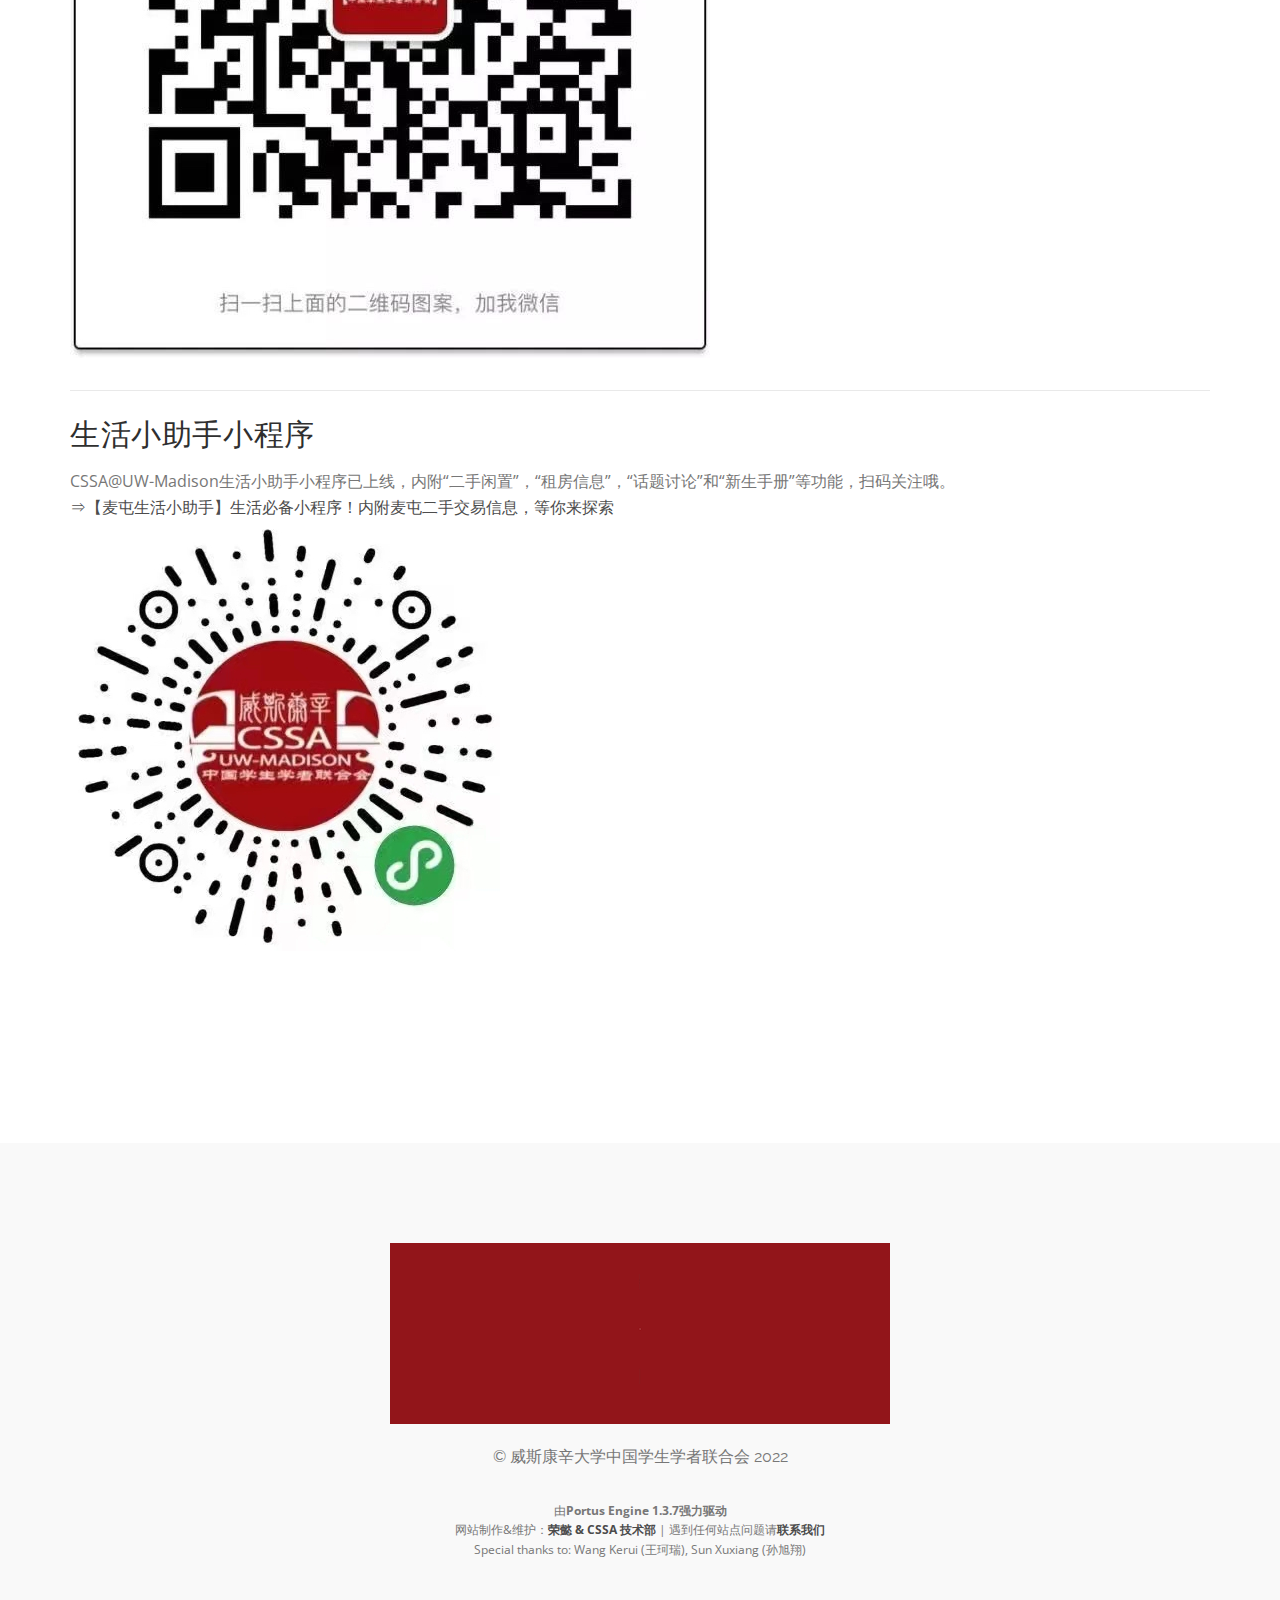
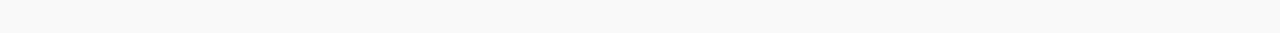
<file: contact.html>
<!doctype html><title>联系我们 - CSSA at UW-Madison</title>
<meta name=description content>
<meta name=keywords
      content="UW-Madison,CSSA,威斯康辛大学麦迪逊分校,中国学生学者联合会,Chinese Students and Scholars Association,CUSA,Chinese Undergraduate Student Association,LER0ever,L.E.R,Everette Rong,荣懿,Portus">
<meta charset=utf-8>
<meta name=viewport content="width=device-width,initial-scale=1,maximum-scale=1">
<link rel="shortcut icon" href=./media/home/cssalogo-red-sm.png>
<link href="https://fonts.googleapis.com/css?family=Roboto:400,300,500,700,300italic,400italic,500italic,700italic"
      rel=stylesheet>
<link href="https://fonts.googleapis.com/css?family=Raleway:400,300,500,600,700,800,900" rel=stylesheet>
<link href="https://fonts.googleapis.com/css?family=Open+Sans:400,600,700,400italic,600italic,700italic&subset=latin,latin-ext"
      rel=stylesheet>
<link href="https://fonts.googleapis.com/css?family=Tangerine:400,700&subset=latin,latin-ext" rel=stylesheet>
<link rel=stylesheet href=./css/bootstrap.min.css>
<link rel=stylesheet href=./css/font-awesome.min.css>
<link rel=stylesheet href=./css/elegant-icons.css>
<link rel=stylesheet href=./css/animate.css>
<link rel=stylesheet href=./css/owl.carousel.css>
<link rel=stylesheet href=./css/magnific-popup.css>
<link rel=stylesheet href=./css/jquery.mb.YTPlayer.min.css>
<link rel=stylesheet href=./css/vegas.min.css>
<link rel=stylesheet href=./css/style.css>
<link rel=stylesheet href=./css/margins.css>
<!-- <div class="page-loader page-loader-visible"></div> -->
<div class=wrapper>
    <header class="header header-overlay">
        <div class="main-header bg-white sticky sticky-condensed">
            <div class="header-container container">
                <div class=header-row>
                    <div class=header-column>
                        <div class=logo-wrapper><img class=logo-light src=./media/home/cssalogo-red-sm.png>
                            <img class=logo-dark src=./media/home/cssalogo-red-sm.png></div>
                    </div>
                    <div class=header-column>
                        <div class="nav-wrapper float-right" data-plugin-main-nav>
                            <ul class="nav main-nav sf-menu">
                                <li><a href=./index.html>主页</a>
                                <li><a href=./about.html>关于CSSA</a>
                                <!-- <li><a href=./posts/1.html>新闻</a> -->
                                <!-- <li><a href=./housing.html>房屋转租</a> -->
                                <li><a href=./members.html>成员相册</a>
                                <li><a href=./contact.html>联系我们</a>
                                <!-- <li><a href=./archive.html>归档</a> -->
                                <li class=mobile-hide><a href=#>&nbsp;</a>
                                <li class="dropdown mobile-hide"><a href=#><i class=icon_search></i></a>
                                    <div class="dropdown-search left">
                                        <div class=input-group><input class=form-control placeholder=Search...>
                                            <div class=input-group-btn>
                                                <button class=btn>
                                                    <i class=icon_search></i></button>
                                            </div>
                                        </div>
                            </ul>
                        </div>
                    </div>
                </div>
            </div>
        </div>
    </header>
    <section class="page-heading bg-dark-alpha-60 parallax-1 pt-160 font-white"
             data-background-image=./media/page/thumb/contact.jpg>
        <div class="container mt-80">
            <div class=row>
                <div class=col-md-12><h1 class=align-center>联系我们</h1>
                    <div class="font-size-15 text-middle align-center"></div>
                    <ol class="breadcrumb align-center mt-40 mb-0">
                        <li><a href>Home</a>
                        <li><a href>Pages</a>
                        <li>联系我们
                    </ol>
                </div>
            </div>
        </div>
    </section>
    <section class=page-section>
        <div class="container entry"><h3 id=微信公众号-cssaatuwmadison>-&gt; 微信公众号: CSSAatUWMadison</h3>
            <h3 id=facebook-cssa-at-uw-madison>-&gt; B站账户: CSSAATUWMADISON</h3>
            <h3 id=新浪微博-威斯康星大学uw-cssa>-&gt; 新浪微博: @威斯康星大学UW-CSSA</h3>
            <h3 id=facebook-cssa-at-uw-madison>-&gt; Youtube: CSSA at UW-Madison</h3>
            <h3 id=instagram-cssa-at-uwmadison>-&gt; Instagram: cssa_at-uwmadison</h3>
            <h3 id=facebook-cssa-at-uw-madison>-&gt; Facebook: CSSA at UW-Madison</h3>
            <hr>
            <h3 id=新生微信群>新生微信群</h3>
            <p>2021秋季新生群、家长群已建立，请添加下方学联小助手微信，并备注上自己的NetID，小助手会把你们拉进秋季新生群。<br>家长也可以让小助手拉您进家长群，只需在加微信时备注上“家长”就可以了。
                <img src=./media/page/contact/xzs.jpg alt>

            <hr>
            <h3 id=新生微信群>生活小助手小程序</h3>
            <p>CSSA@UW-Madison生活小助手小程序已上线，内附“二手闲置”，“租房信息”，“话题讨论”和“新生手册”等功能，扫码关注哦。<br><a href="https://mp.weixin.qq.com/s/0LKH_1MKNtfqhyOM3GoA0w" target="_blank">⇒【麦屯生活小助手】生活必备小程序！内附麦屯二手交易信息，等你来探索</a><br>
                <img src=./media/page/contact/xcx.jpg alt>
    
            
            <!-- <hr> -->
            <!-- <div class=entry-comments><h6 class=entry-subsection-title>Comments</h6>
                <section id=comment>
                    <section class=grey-bg>
                        <div class=container>
                            <div id=disqus_thread></div>
                            <script>var disqus_config = function () {
                                this.page.identifier = (location.pathname).replace('.html', '');
                            };
                            (function () {
                                var d = document, s = d.createElement('script');
                                s.src = '//uwmcssa.disqus.com/embed.js';
                                s.setAttribute('data-timestamp', +new Date());
                                (d.head || d.body).appendChild(s);
                            })();</script>
                            <noscript>Please enable JavaScript to view the <a href=https://disqus.com/?ref_noscript
                                                                              rel=nofollow>comments
                                powered by Disqus.</a></noscript>
                        </div>
                    </section>
                </section>
            </div> -->

        </div>
    </section>
    <footer class="page-section footer bg-light pb-50">
        <div class=container>
            <div class="image-full align-center mb-20"><a href=#><img src=./media/home/Logo-02.gif height=100px alt=Logo></a>
            </div>
            <div class=align-center><p class=font-alt>&copy; 威斯康辛大学中国学生学者联合会 2022
                <p class=font-size-12>由<b>Portus Engine 1.3.7强力驱动</b><br>网站制作&维护：<a href=./contact.html><b>荣懿 & CSSA 技术部</b></a> | 遇到任何站点问题请<a href=./contact.html><b>联系我们</b></a> 
                    <br> Special thanks to: Wang Kerui (王珂瑞), Sun Xuxiang (孙旭翔)
            </div>
        </div>
    </footer>
</div>
<script src=https://ajax.googleapis.com/ajax/libs/jquery/1.11.3/jquery.min.js></script>
<script src="http://maps.google.com/maps/api/js?sensor=false&amp;language=en"></script>
<script src=./js/jquery.easing.min.js></script>
<script src=./js/bootstrap.min.js></script>
<script src=./js/jquery.parallax-1.1.3.js></script>
<script src=./js/jquery.fitvids.js></script>
<script src=./js/jquery.magnific-popup.min.js></script>
<script src=./js/jquery.particleground.min.js></script>
<script src=./js/vegas.min.js></script>
<script src=./js/sniffr.min.js></script>
<script src=./js/masonry.pkgd.min.js></script>
<script src=./js/owl.carousel.min.js></script>
<script src=./js/smoothscroll.js></script>
<script src=./js/wow.min.js></script>
<script src=./js/plugins.js></script>
<script src=./js/elements.js></script>
<script src=./js/functions.js></script>
</file>
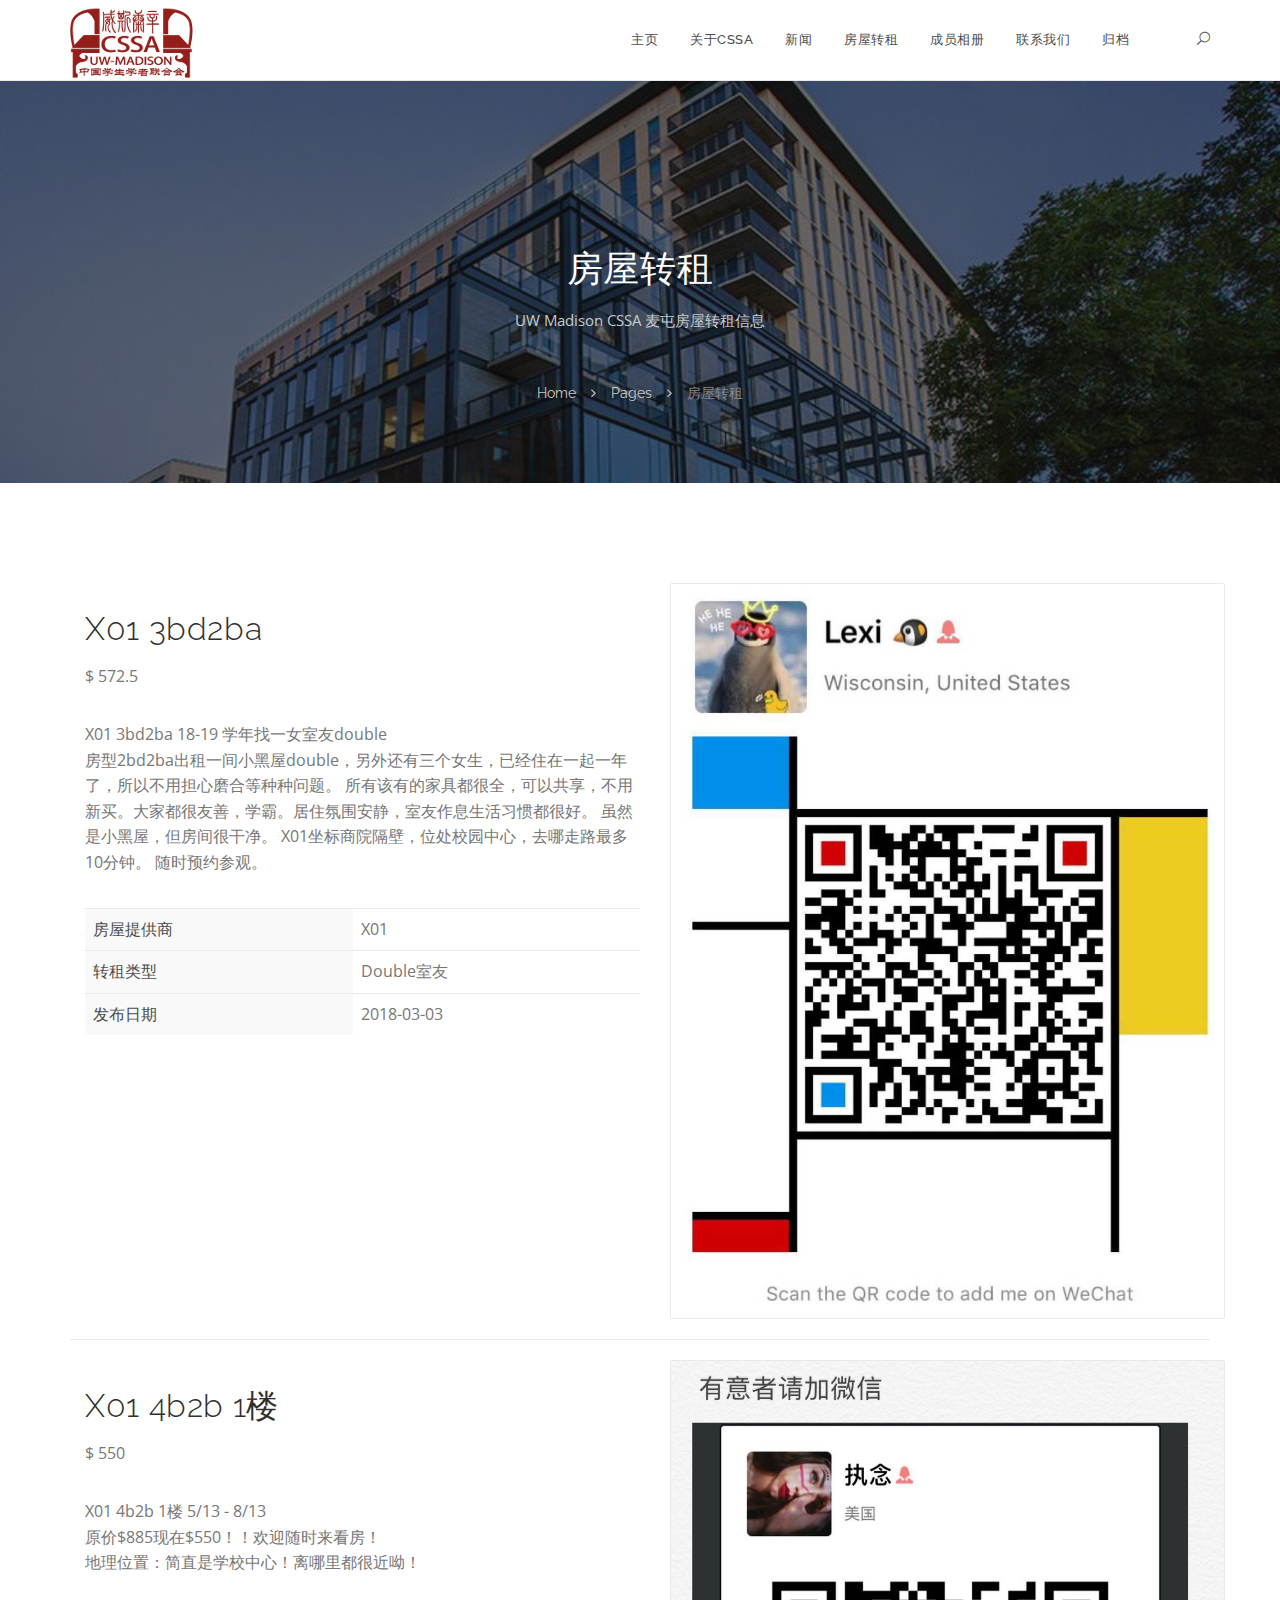
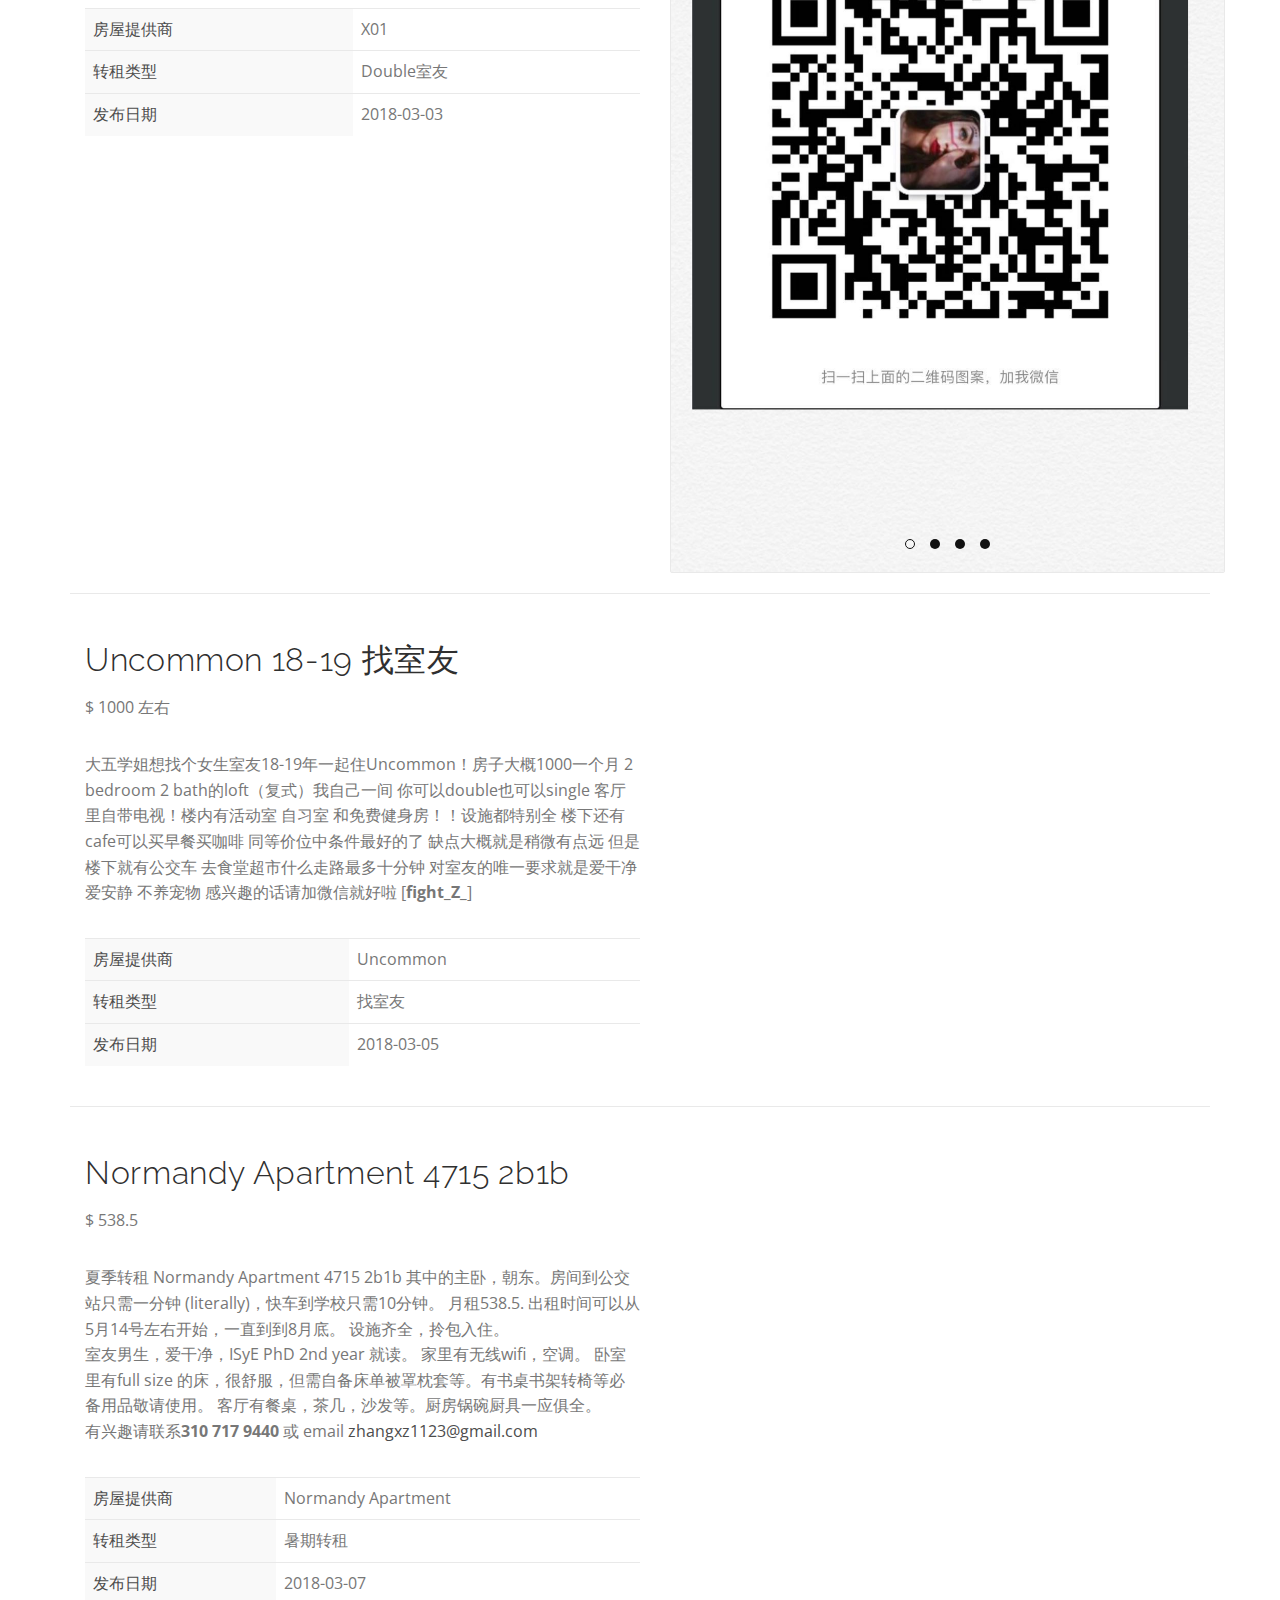
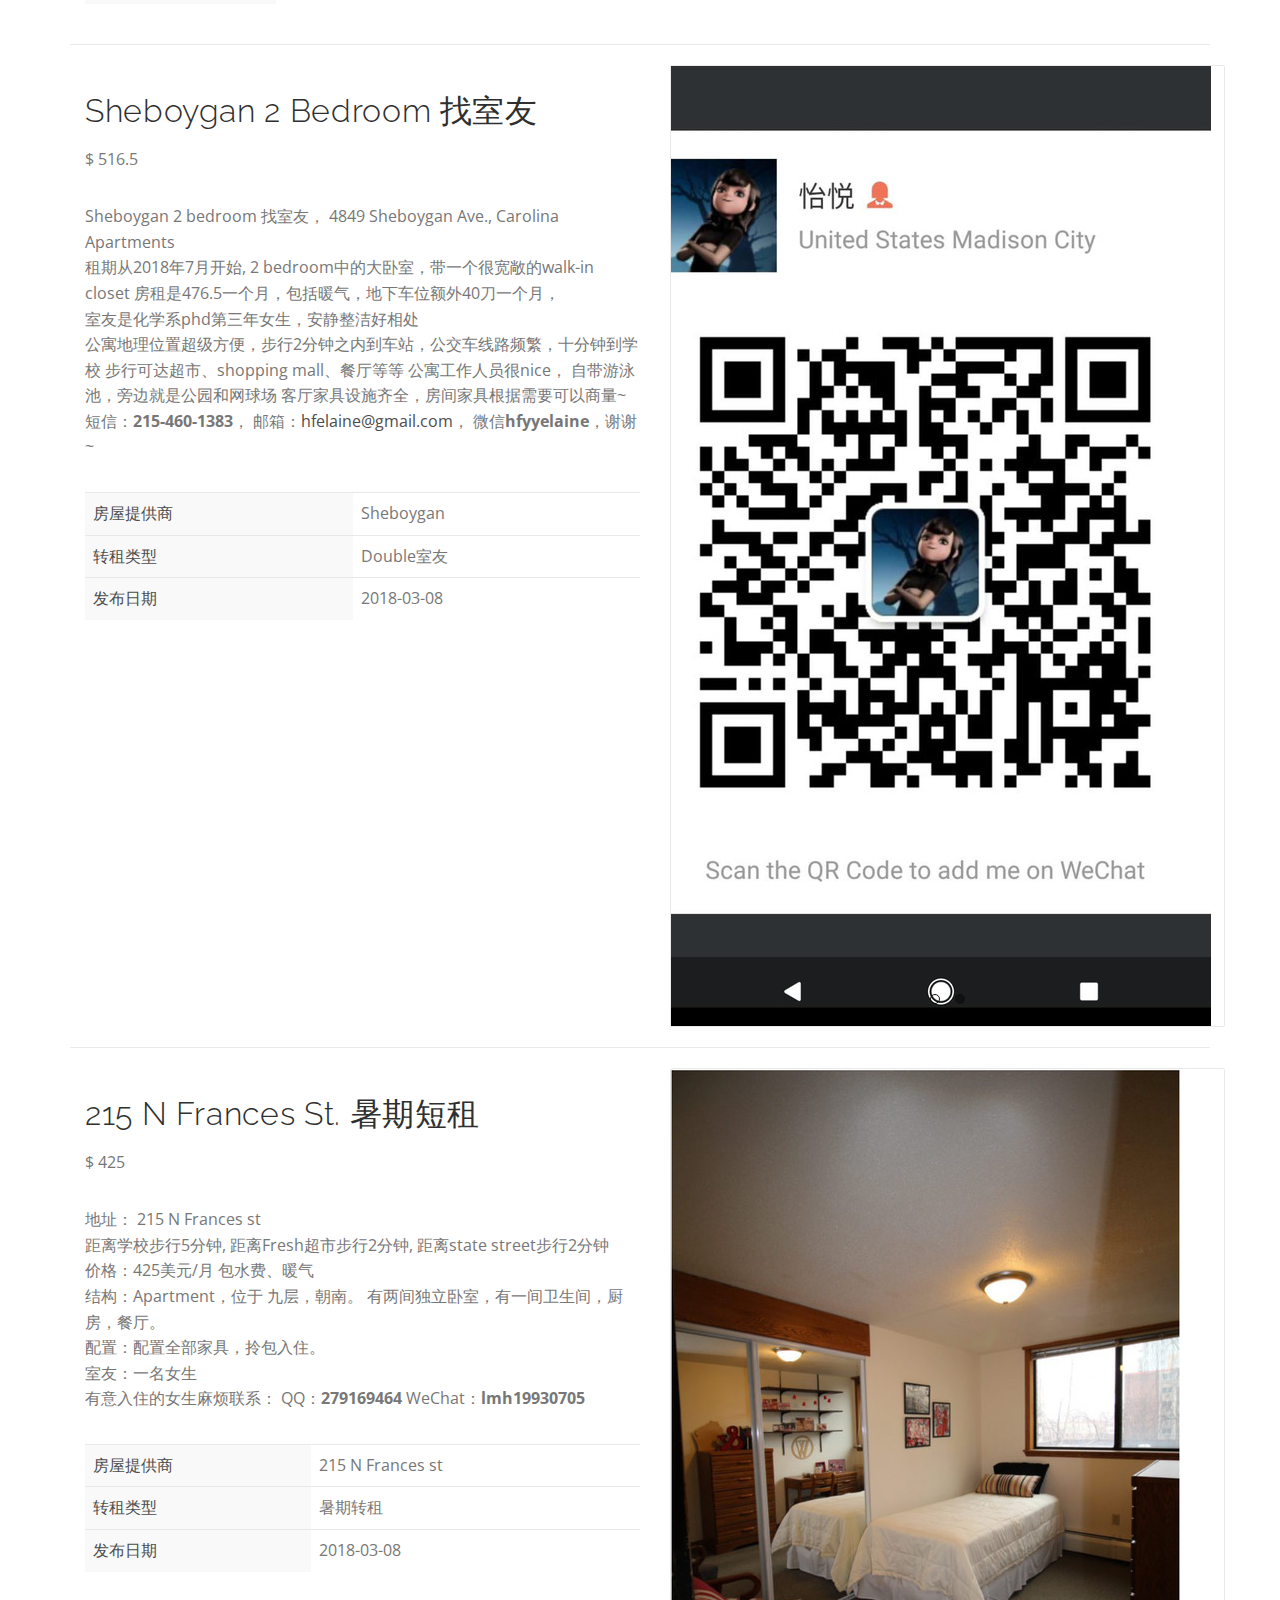
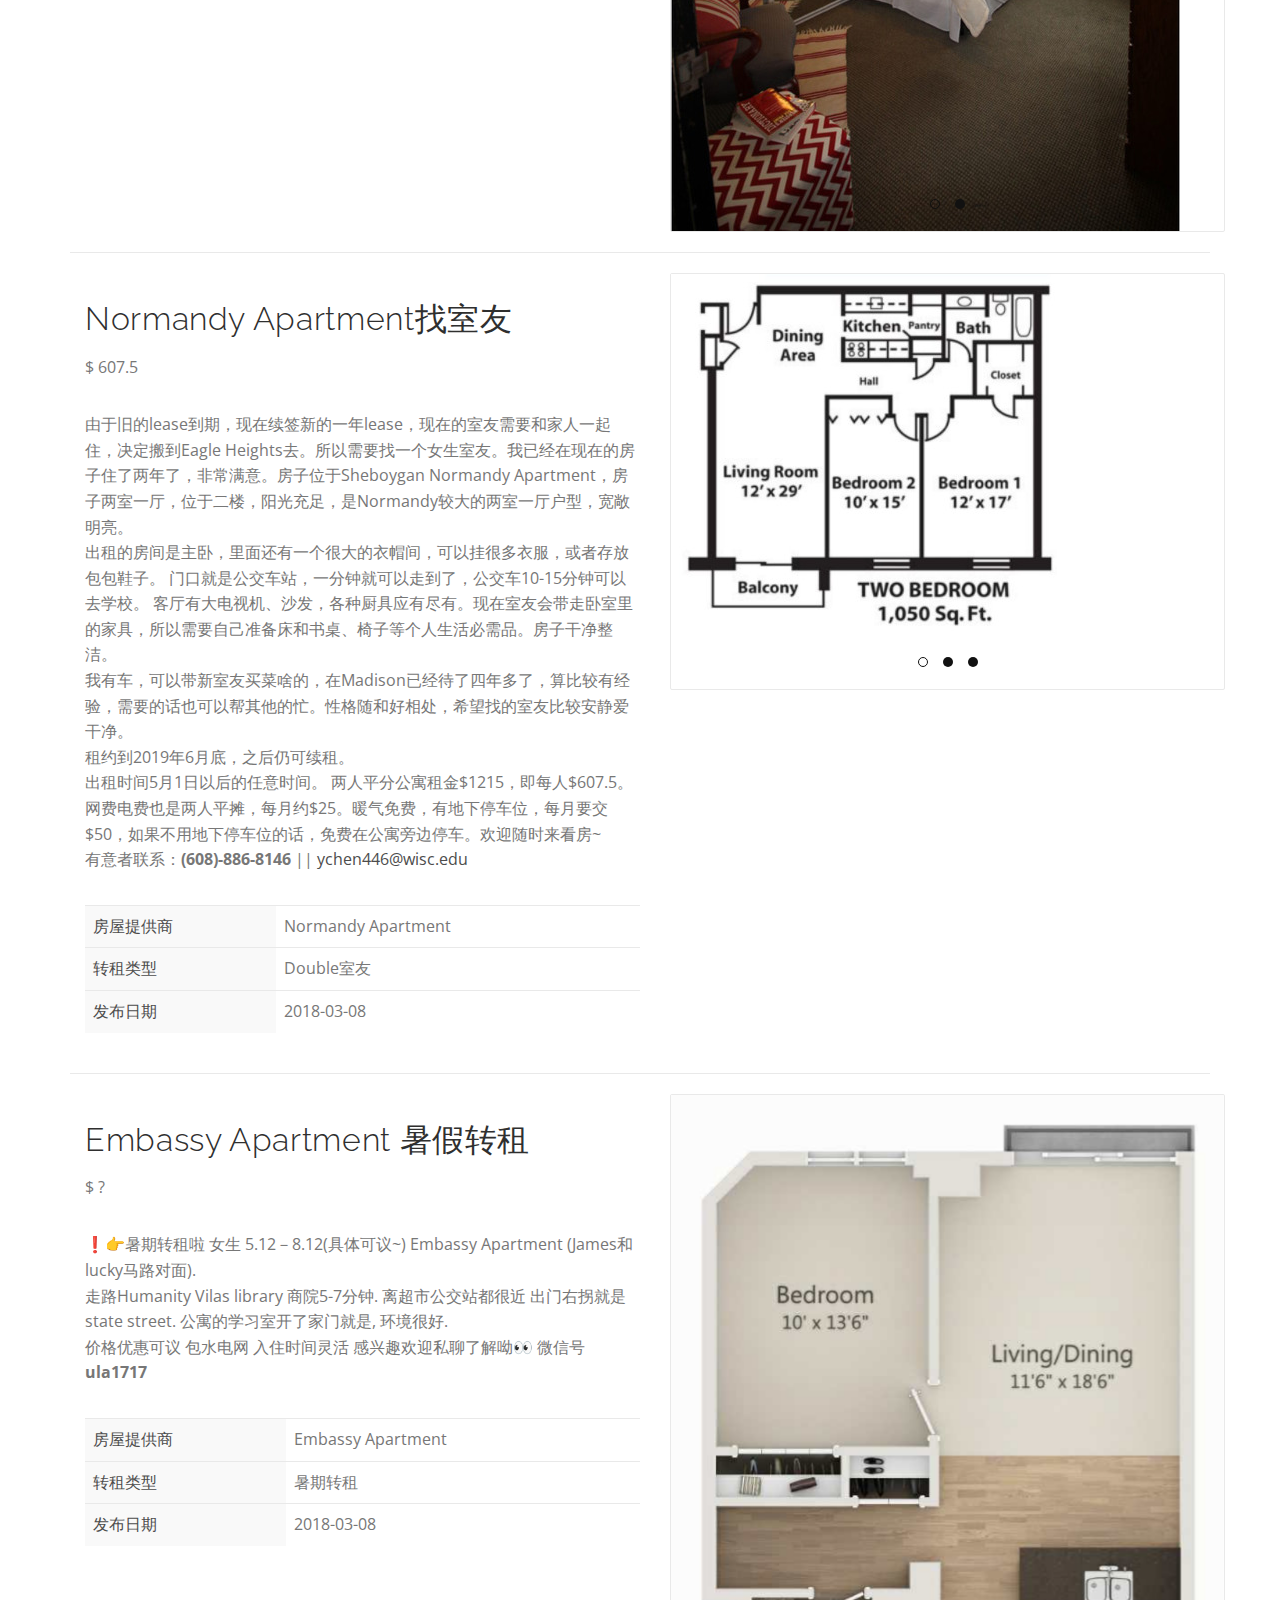
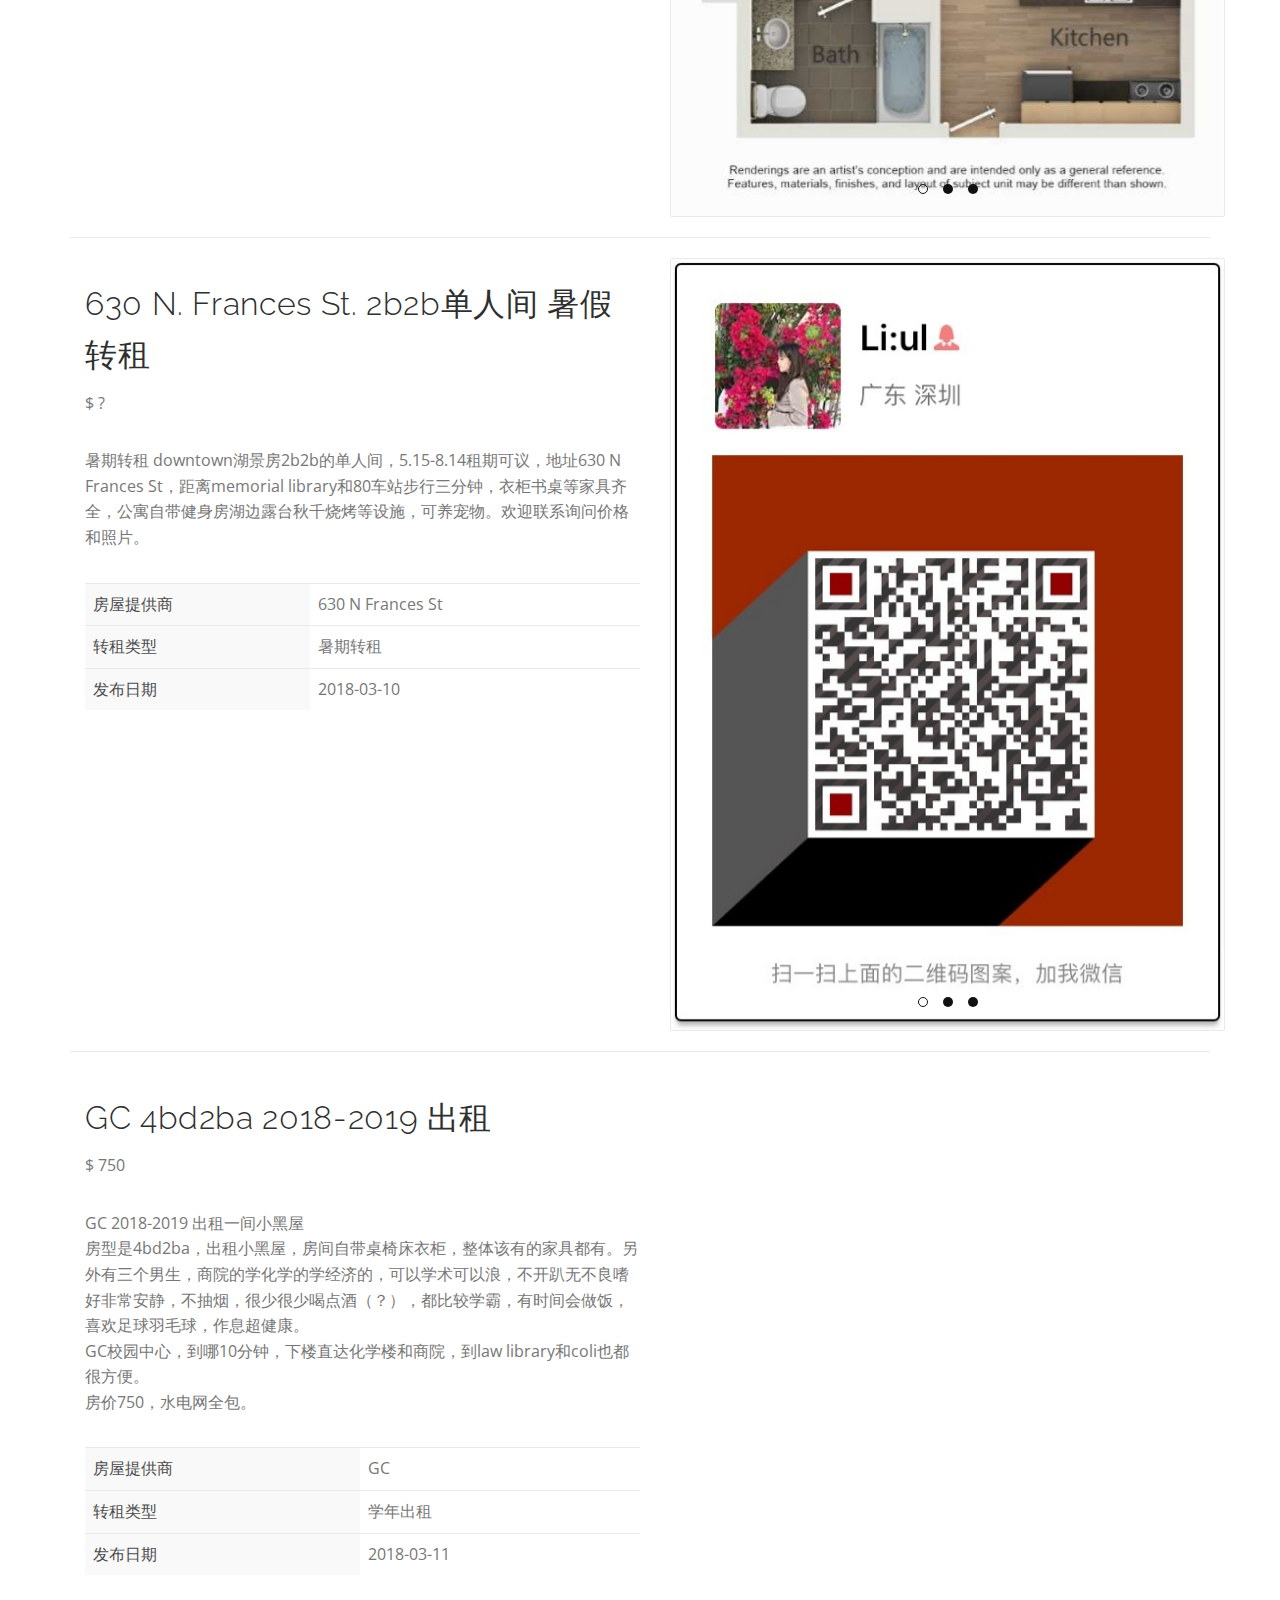
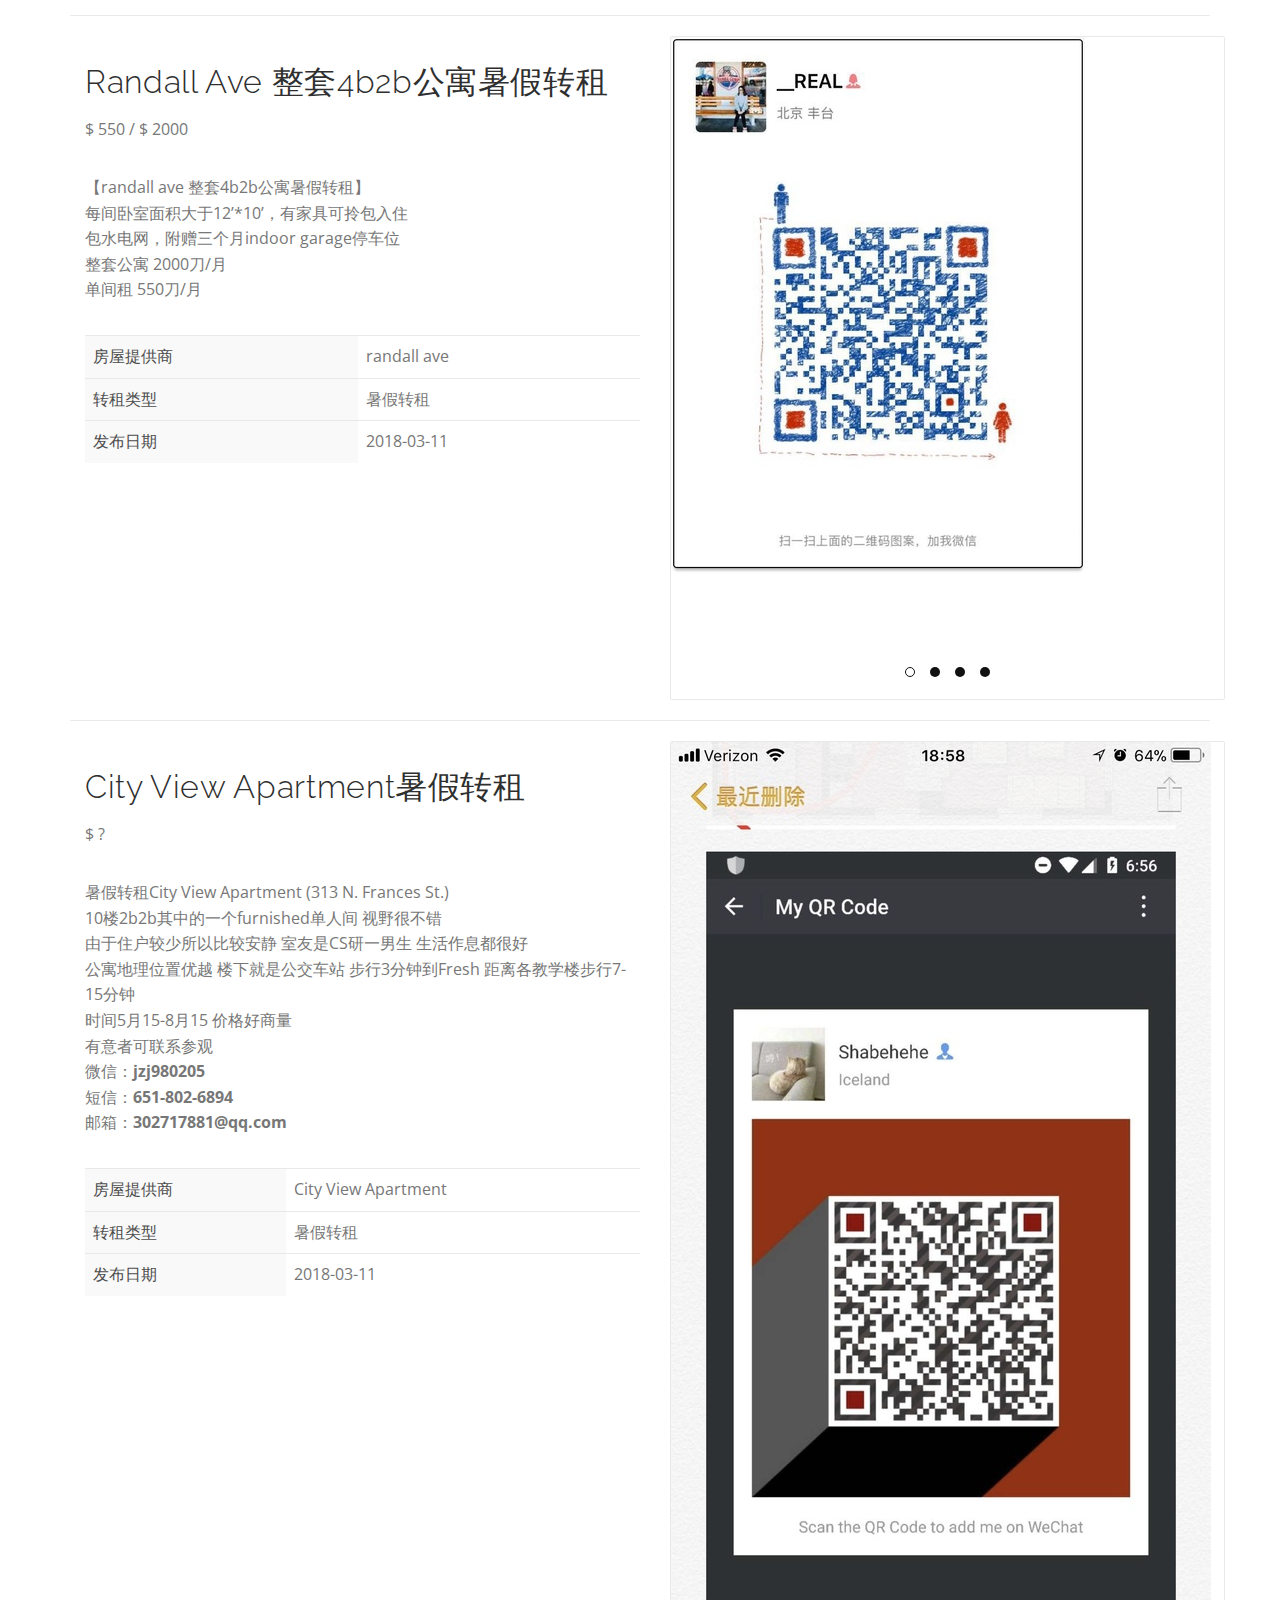
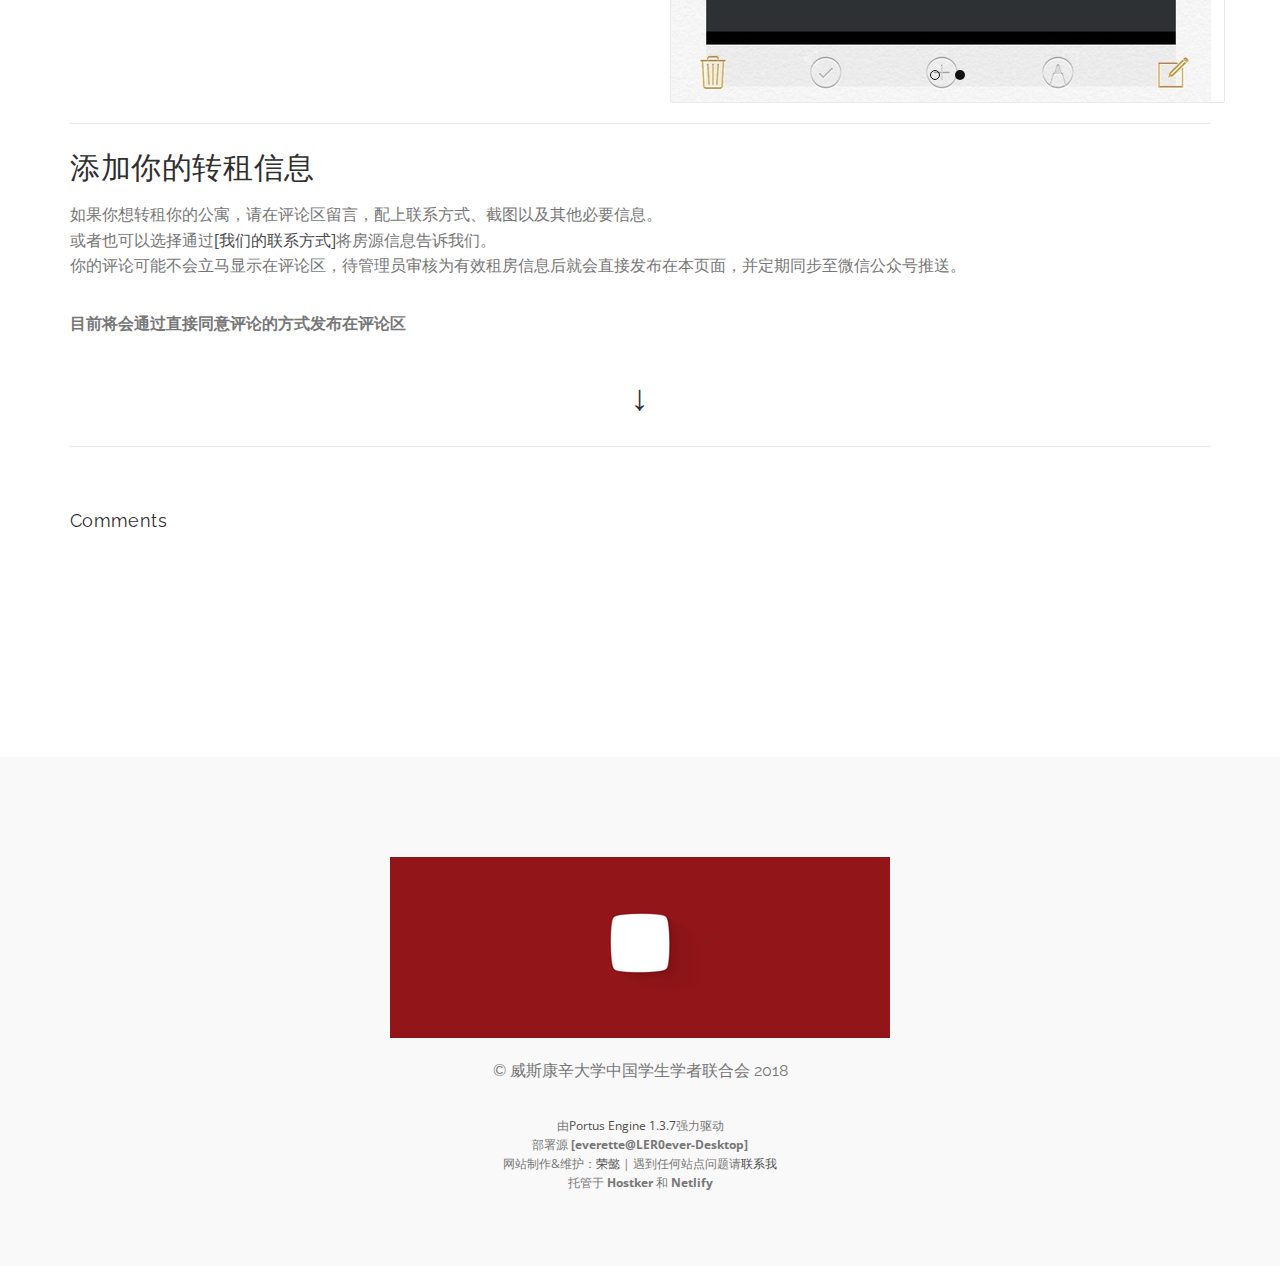
<file: housing.html>
<!doctype html><title>房屋转租 - CSSA at UW-Madison</title>
<meta name=description content="UW Madison CSSA 麦屯房屋转租信息">
<meta name=keywords
      content="UW-Madison,CSSA,威斯康辛大学麦迪逊分校,中国学生学者联合会,Chinese Students and Scholars Association,CUSA,Chinese Undergraduate Student Association,LER0ever,L.E.R,Everette Rong,荣懿,Portus">
<meta charset=utf-8>
<meta name=viewport content="width=device-width,initial-scale=1,maximum-scale=1">
<link rel="shortcut icon" href=/media/home/cssalogo-red-sm.png>
<link href="https://fonts.googleapis.com/css?family=Roboto:400,300,500,700,300italic,400italic,500italic,700italic"
      rel=stylesheet>
<link href="https://fonts.googleapis.com/css?family=Raleway:400,300,500,600,700,800,900" rel=stylesheet>
<link href="https://fonts.googleapis.com/css?family=Open+Sans:400,600,700,400italic,600italic,700italic&subset=latin,latin-ext"
      rel=stylesheet>
<link href="https://fonts.googleapis.com/css?family=Tangerine:400,700&subset=latin,latin-ext" rel=stylesheet>
<link rel=stylesheet href=/css/bootstrap.min.css>
<link rel=stylesheet href=/css/font-awesome.min.css>
<link rel=stylesheet href=/css/elegant-icons.css>
<link rel=stylesheet href=/css/animate.css>
<link rel=stylesheet href=/css/owl.carousel.css>
<link rel=stylesheet href=/css/magnific-popup.css>
<link rel=stylesheet href=/css/jquery.mb.YTPlayer.min.css>
<link rel=stylesheet href=/css/vegas.min.css>
<link rel=stylesheet href=/css/style.css>
<link rel=stylesheet href=/css/margins.css>
<div class="page-loader page-loader-visible"></div>
<div class=wrapper>
    <header class="header header-overlay">
        <div class="main-header bg-white sticky sticky-condensed">
            <div class="header-container container">
                <div class=header-row>
                    <div class=header-column>
                        <div class=logo-wrapper><img class=logo-light src=/media/home/cssalogo-red-sm.png>
                            <img class=logo-dark src=/media/home/cssalogo-red-sm.png></div>
                    </div>
                    <div class=header-column>
                        <div class="nav-wrapper float-right" data-plugin-main-nav>
                            <ul class="nav main-nav sf-menu">
                                <li><a href=/>主页</a>
                                <li><a href=/about>关于CSSA</a>
                                <li><a href=/posts/1>新闻</a>
                                <li><a href=/housing>房屋转租</a>
                                <li><a href=/members>成员相册</a>
                                <li><a href=/contact>联系我们</a>
                                <li><a href=/archive>归档</a>
                                <li class=mobile-hide><a href=#>&nbsp;</a>
                                <li class="dropdown mobile-hide"><a href=#><i class=icon_search></i></a>
                                    <div class="dropdown-search left">
                                        <div class=input-group><input class=form-control placeholder=Search...>
                                            <div class=input-group-btn>
                                                <button class=btn>
                                                    <i class=icon_search></i></button>
                                            </div>
                                        </div>
                            </ul>
                        </div>
                    </div>
                </div>
            </div>
        </div>
    </header>
    <section class="page-heading bg-dark-alpha-60 parallax-1 pt-160 font-white"
             data-background-image=/media/page/thumb/madison-hub.jpg>
        <div class="container mt-80">
            <div class=row>
                <div class=col-md-12><h1 class=align-center>房屋转租</h1>
                    <div class="font-size-15 text-middle align-center">UW Madison CSSA 麦屯房屋转租信息</div>
                    <ol class="breadcrumb align-center mt-40 mb-0">
                        <li><a href>Home</a>
                        <li><a href>Pages</a>
                        <li>房屋转租
                    </ol>
                </div>
            </div>
        </div>
    </section>
    <section class=page-section>
        <div class="container entry">
            <div class="container shop-item shop">
                <div class=row>
                    <div class="col-md-6 col-sm-12"><h2 class=si-title>X01 3bd2ba</h2>
                        <p class=mt-10><span class=si-price>$ 572.5</span>
                        <p class=mt-30>X01 3bd2ba 18-19 学年找一女室友double<br>房型2bd2ba出租一间小黑屋double，另外还有三个女生，已经住在一起一年了，所以不用担心磨合等种种问题。
                            所有该有的家具都很全，可以共享，不用新买。大家都很友善，学霸。居住氛围安静，室友作息生活习惯都很好。
                            虽然是小黑屋，但房间很干净。
                            X01坐标商院隔壁，位处校园中心，去哪走路最多10分钟。
                            随时预约参观。
                        <table class="table table-columns-striped mt-30">
                            <tbody>
                            <tr>
                                <th>房屋提供商
                                <td>X01
                            <tr>
                                <th>转租类型
                                <td>Double室友
                            <tr>
                                <th>发布日期
                                <td>2018-03-03
                        </table>
                    </div>
                    <div class="col-md-6 col-sm-12">
                        <div class=lightbox
                             data-plugin-options='{"delegate": "a", "type": "image", "gallery": {"enabled": true}}'>
                            <div class="slider-gallery controls-dark border-light-radius"><a
                                    href=/media/page/housing/lexi.jpg><img src=/media/page/housing/lexi.jpg alt></a>
                            </div>
                        </div>
                    </div>
                </div>
            </div>
            <hr>
            <div class="container shop-item shop">
                <div class=row>
                    <div class="col-md-6 col-sm-12"><h2 class=si-title>X01 4b2b 1楼</h2>
                        <p class=mt-10><span class=si-price>$ 550</span>
                        <p class=mt-30>X01 4b2b 1楼 5/13 - 8/13<br>原价$885现在$550！！欢迎随时来看房！<br>地理位置：简直是学校中心！离哪里都很近呦！
                        <table class="table table-columns-striped mt-30">
                            <tbody>
                            <tr>
                                <th>房屋提供商
                                <td>X01
                            <tr>
                                <th>转租类型
                                <td>Double室友
                            <tr>
                                <th>发布日期
                                <td>2018-03-03
                        </table>
                    </div>
                    <div class="col-md-6 col-sm-12">
                        <div class=lightbox
                             data-plugin-options='{"delegate": "a", "type": "image", "gallery": {"enabled": true}}'>
                            <div class="slider-gallery controls-dark border-light-radius"><a
                                    href=/media/page/housing/zhinian.jpeg><img src=/media/page/housing/zhinian.jpeg alt></a>
                                <a href=/media/page/housing/zhinian-1.jpeg><img src=/media/page/housing/zhinian-1.jpeg
                                                                                alt></a>
                                <a href=/media/page/housing/zhinian-2.jpeg><img src=/media/page/housing/zhinian-2.jpeg
                                                                                alt></a>
                                <a href=/media/page/housing/zhinian-3.jpeg><img src=/media/page/housing/zhinian-3.jpeg
                                                                                alt></a></div>
                        </div>
                    </div>
                </div>
            </div>
            <hr>
            <div class="container shop-item shop">
                <div class=row>
                    <div class="col-md-6 col-sm-12"><h2 class=si-title>Uncommon 18-19 找室友</h2>
                        <p class=mt-10><span class=si-price>$ 1000 左右</span>
                        <p class=mt-30>大五学姐想找个女生室友18-19年一起住Uncommon！房子大概1000一个月 2 bedroom 2 bath的loft（复式）我自己一间
                            你可以double也可以single 客厅里自带电视！楼内有活动室 自习室 和免费健身房！！设施都特别全 楼下还有cafe可以买早餐买咖啡 同等价位中条件最好的了
                            缺点大概就是稍微有点远 但是楼下就有公交车 去食堂超市什么走路最多十分钟 对室友的唯一要求就是爱干净 爱安静 不养宠物 感兴趣的话请加微信就好啦 [<b>fight_Z_</b>]
                        <table class="table table-columns-striped mt-30">
                            <tbody>
                            <tr>
                                <th>房屋提供商
                                <td>Uncommon
                            <tr>
                                <th>转租类型
                                <td>找室友
                            <tr>
                                <th>发布日期
                                <td>2018-03-05
                        </table>
                    </div>
                    <div class="col-md-6 col-sm-12">
                        <div class=lightbox
                             data-plugin-options='{"delegate": "a", "type": "image", "gallery": {"enabled": true}}'>
                            <div class="slider-gallery controls-dark border-light-radius"></div>
                        </div>
                    </div>
                </div>
            </div>
            <hr>
            <div class="container shop-item shop">
                <div class=row>
                    <div class="col-md-6 col-sm-12"><h2 class=si-title>Normandy Apartment 4715 2b1b</h2>
                        <p class=mt-10><span class=si-price>$ 538.5</span>
                        <p class=mt-30>夏季转租 Normandy Apartment 4715 2b1b 其中的主卧，朝东。房间到公交站只需一分钟 (literally)，快车到学校只需10分钟。
                            月租538.5. 出租时间可以从5月14号左右开始，一直到到8月底。 设施齐全，拎包入住。<br>室友男生，爱干净，ISyE PhD 2nd year 就读。
                            家里有无线wifi，空调。
                            卧室里有full size 的床，很舒服，但需自备床单被罩枕套等。有书桌书架转椅等必备用品敬请使用。
                            客厅有餐桌，茶几，沙发等。厨房锅碗厨具一应俱全。<br>有兴趣请联系<b>310 717 9440</b> 或 email <a
                                    href=mailto:zhangxz1123@gmail.com>zhangxz1123@gmail.com</a>
                        <table class="table table-columns-striped mt-30">
                            <tbody>
                            <tr>
                                <th>房屋提供商
                                <td>Normandy Apartment
                            <tr>
                                <th>转租类型
                                <td>暑期转租
                            <tr>
                                <th>发布日期
                                <td>2018-03-07
                        </table>
                    </div>
                    <div class="col-md-6 col-sm-12">
                        <div class=lightbox
                             data-plugin-options='{"delegate": "a", "type": "image", "gallery": {"enabled": true}}'>
                            <div class="slider-gallery controls-dark border-light-radius"></div>
                        </div>
                    </div>
                </div>
            </div>
            <hr>
            <div class="container shop-item shop">
                <div class=row>
                    <div class="col-md-6 col-sm-12"><h2 class=si-title>Sheboygan 2 bedroom 找室友</h2>
                        <p class=mt-10><span class=si-price>$ 516.5</span>
                        <p class=mt-30>Sheboygan 2 bedroom 找室友， 4849 Sheboygan Ave., Carolina Apartments<br>租期从2018年7月开始,
                            2 bedroom中的大卧室，带一个很宽敞的walk-in closet
                            房租是476.5一个月，包括暖气，地下车位额外40刀一个月，<br>室友是化学系phd第三年女生，安静整洁好相处<br>公寓地理位置超级方便，步行2分钟之内到车站，公交车线路频繁，十分钟到学校
                            步行可达超市、shopping mall、餐厅等等
                            公寓工作人员很nice， 自带游泳池，旁边就是公园和网球场
                            客厅家具设施齐全，房间家具根据需要可以商量~<br>短信：<b>215-460-1383</b>， 邮箱：<a href=mailto:hfelaine@gmail.com>hfelaine@gmail.com</a>，
                            微信<b>hfyyelaine</b>，谢谢~
                        <table class="table table-columns-striped mt-30">
                            <tbody>
                            <tr>
                                <th>房屋提供商
                                <td>Sheboygan
                            <tr>
                                <th>转租类型
                                <td>Double室友
                            <tr>
                                <th>发布日期
                                <td>2018-03-08
                        </table>
                    </div>
                    <div class="col-md-6 col-sm-12">
                        <div class=lightbox
                             data-plugin-options='{"delegate": "a", "type": "image", "gallery": {"enabled": true}}'>
                            <div class="slider-gallery controls-dark border-light-radius"><a
                                    href=/media/page/housing/hfyyelaine.png><img src=/media/page/housing/hfyyelaine.jpg
                                                                                 alt></a>
                                <a href=/media/page/housing/hfyyelaine-1.jpg><img
                                        src=/media/page/housing/hfyyelaine-1.jpg alt></a></div>
                        </div>
                    </div>
                </div>
            </div>
            <hr>
            <div class="container shop-item shop">
                <div class=row>
                    <div class="col-md-6 col-sm-12"><h2 class=si-title>215 N Frances st. 暑期短租</h2>
                        <p class=mt-10><span class=si-price>$ 425</span>
                        <p class=mt-30>地址： 215 N Frances st<br>距离学校步行5分钟,
                            距离Fresh超市步行2分钟,
                            距离state street步行2分钟<br>价格：425美元/月 包水费、暖气<br>结构：Apartment，位于 九层，朝南。
                            有两间独立卧室，有一间卫生间，厨房，餐厅。<br>配置：配置全部家具，拎包入住。<br>室友：一名女生<br>有意入住的女生麻烦联系：
                            QQ：<b>279169464</b>
                            WeChat：<b>lmh19930705</b>
                        <table class="table table-columns-striped mt-30">
                            <tbody>
                            <tr>
                                <th>房屋提供商
                                <td>215 N Frances st
                            <tr>
                                <th>转租类型
                                <td>暑期转租
                            <tr>
                                <th>发布日期
                                <td>2018-03-08
                        </table>
                    </div>
                    <div class="col-md-6 col-sm-12">
                        <div class=lightbox
                             data-plugin-options='{"delegate": "a", "type": "image", "gallery": {"enabled": true}}'>
                            <div class="slider-gallery controls-dark border-light-radius"><a
                                    href=/media/page/housing/lmh-1.jpg><img src=/media/page/housing/lmh-1.jpg alt></a>
                                <a href=/media/page/housing/lmh-2.jpg><img src=/media/page/housing/lmh-2.jpg alt></a>
                            </div>
                        </div>
                    </div>
                </div>
            </div>
            <hr>
            <div class="container shop-item shop">
                <div class=row>
                    <div class="col-md-6 col-sm-12"><h2 class=si-title>Normandy Apartment找室友</h2>
                        <p class=mt-10><span class=si-price>$ 607.5</span>
                        <p class=mt-30>由于旧的lease到期，现在续签新的一年lease，现在的室友需要和家人一起住，决定搬到Eagle
                            Heights去。所以需要找一个女生室友。我已经在现在的房子住了两年了，非常满意。房子位于Sheboygan Normandy
                            Apartment，房子两室一厅，位于二楼，阳光充足，是Normandy较大的两室一厅户型，宽敞明亮。<br>出租的房间是主卧，里面还有一个很大的衣帽间，可以挂很多衣服，或者存放包包鞋子。
                            门口就是公交车站，一分钟就可以走到了，公交车10-15分钟可以去学校。
                            客厅有大电视机、沙发，各种厨具应有尽有。现在室友会带走卧室里的家具，所以需要自己准备床和书桌、椅子等个人生活必需品。房子干净整洁。<br>我有车，可以带新室友买菜啥的，在Madison已经待了四年多了，算比较有经验，需要的话也可以帮其他的忙。性格随和好相处，希望找的室友比较安静爱干净。<br>租约到2019年6月底，之后仍可续租。<br>出租时间5月1日以后的任意时间。
                            两人平分公寓租金$1215，即每人$607.5。网费电费也是两人平摊，每月约$25。暖气免费，有地下停车位，每月要交$50，如果不用地下停车位的话，免费在公寓旁边停车。欢迎随时来看房~<br>有意者联系：<b>(608)-886-8146</b>
                            || <a href=mailto:ychen446@wisc.edu>ychen446@wisc.edu</a>
                        <table class="table table-columns-striped mt-30">
                            <tbody>
                            <tr>
                                <th>房屋提供商
                                <td>Normandy Apartment
                            <tr>
                                <th>转租类型
                                <td>Double室友
                            <tr>
                                <th>发布日期
                                <td>2018-03-08
                        </table>
                    </div>
                    <div class="col-md-6 col-sm-12">
                        <div class=lightbox
                             data-plugin-options='{"delegate": "a", "type": "image", "gallery": {"enabled": true}}'>
                            <div class="slider-gallery controls-dark border-light-radius"><a
                                    href=/media/page/housing/ychen-1.jpg><img src=/media/page/housing/ychen-1.jpg
                                                                              alt></a>
                                <a href=/media/page/housing/ychen-2.jpg><img src=/media/page/housing/ychen-2.jpg
                                                                             alt></a>
                                <a href=/media/page/housing/ychen-3.jpg><img src=/media/page/housing/ychen-3.jpg
                                                                             alt></a></div>
                        </div>
                    </div>
                </div>
            </div>
            <hr>
            <div class="container shop-item shop">
                <div class=row>
                    <div class="col-md-6 col-sm-12"><h2 class=si-title>Embassy Apartment 暑假转租</h2>
                        <p class=mt-10><span class=si-price>$ ?</span>
                        <p class=mt-30>❗👉暑期转租啦 女生 5.12－8.12(具体可议~) Embassy Apartment (James和lucky马路对面).<br>走路Humanity
                            Vilas library 商院5-7分钟. 离超市公交站都很近 出门右拐就是state street. 公寓的学习室开了家门就是, 环境很好.<br>价格优惠可议 包水电网
                            入住时间灵活 感兴趣欢迎私聊了解呦👀 微信号<b>ula1717</b><br>
                        <table class="table table-columns-striped mt-30">
                            <tbody>
                            <tr>
                                <th>房屋提供商
                                <td>Embassy Apartment
                            <tr>
                                <th>转租类型
                                <td>暑期转租
                            <tr>
                                <th>发布日期
                                <td>2018-03-08
                        </table>
                    </div>
                    <div class="col-md-6 col-sm-12">
                        <div class=lightbox
                             data-plugin-options='{"delegate": "a", "type": "image", "gallery": {"enabled": true}}'>
                            <div class="slider-gallery controls-dark border-light-radius"><a
                                    href=/media/page/housing/ula-3.jpg><img src=/media/page/housing/ula-3.jpg alt></a>
                                <a href=/media/page/housing/ula-1.jpg><img src=/media/page/housing/ula-1.jpg alt></a>
                                <a href=/media/page/housing/ula-2.jpg><img src=/media/page/housing/ula-2.jpg alt></a>
                            </div>
                        </div>
                    </div>
                </div>
            </div>
            <hr>
            <div class="container shop-item shop">
                <div class=row>
                    <div class="col-md-6 col-sm-12"><h2 class=si-title>630 N. Frances St. 2b2b单人间 暑假转租</h2>
                        <p class=mt-10><span class=si-price>$ ?</span>
                        <p class=mt-30>暑期转租 downtown湖景房2b2b的单人间，5.15-8.14租期可议，地址630 N Frances St，距离memorial
                            library和80车站步行三分钟，衣柜书桌等家具齐全，公寓自带健身房湖边露台秋千烧烤等设施，可养宠物。欢迎联系询问价格和照片。
                        <table class="table table-columns-striped mt-30">
                            <tbody>
                            <tr>
                                <th>房屋提供商
                                <td>630 N Frances St
                            <tr>
                                <th>转租类型
                                <td>暑期转租
                            <tr>
                                <th>发布日期
                                <td>2018-03-10
                        </table>
                    </div>
                    <div class="col-md-6 col-sm-12">
                        <div class=lightbox
                             data-plugin-options='{"delegate": "a", "type": "image", "gallery": {"enabled": true}}'>
                            <div class="slider-gallery controls-dark border-light-radius"><a
                                    href=/media/page/housing/liul.jpg><img src=/media/page/housing/liul.jpg alt></a>
                                <a href=/media/page/housing/liul-1.jpg><img src=/media/page/housing/liul-1.jpg alt></a>
                                <a href=/media/page/housing/liul-2.jpg><img src=/media/page/housing/liul-2.jpg alt></a>
                            </div>
                        </div>
                    </div>
                </div>
            </div>
            <hr>
            <div class="container shop-item shop">
                <div class=row>
                    <div class="col-md-6 col-sm-12"><h2 class=si-title>GC 4bd2ba 2018-2019 出租</h2>
                        <p class=mt-10><span class=si-price>$ 750</span>
                        <p class=mt-30>GC 2018-2019 出租一间小黑屋<br>房型是4bd2ba，出租小黑屋，房间自带桌椅床衣柜，整体该有的家具都有。另外有三个男生，商院的学化学的学经济的，可以学术可以浪，不开趴无不良嗜好非常安静，不抽烟，很少很少喝点酒（？），都比较学霸，有时间会做饭，喜欢足球羽毛球，作息超健康。<br>GC校园中心，到哪10分钟，下楼直达化学楼和商院，到law
                            library和coli也都很方便。<br>房价750，水电网全包。
                        <table class="table table-columns-striped mt-30">
                            <tbody>
                            <tr>
                                <th>房屋提供商
                                <td>GC
                            <tr>
                                <th>转租类型
                                <td>学年出租
                            <tr>
                                <th>发布日期
                                <td>2018-03-11
                        </table>
                    </div>
                    <div class="col-md-6 col-sm-12">
                        <div class=lightbox
                             data-plugin-options='{"delegate": "a", "type": "image", "gallery": {"enabled": true}}'>
                            <div class="slider-gallery controls-dark border-light-radius"></div>
                        </div>
                    </div>
                </div>
            </div>
            <hr>
            <div class="container shop-item shop">
                <div class=row>
                    <div class="col-md-6 col-sm-12"><h2 class=si-title>randall ave 整套4b2b公寓暑假转租</h2>
                        <p class=mt-10><span class=si-price>$ 550 / $ 2000</span>
                        <p class=mt-30>【randall ave 整套4b2b公寓暑假转租】<br>每间卧室面积大于12’*10’，有家具可拎包入住<br>包水电网，附赠三个月indoor
                            garage停车位<br>整套公寓 2000刀/月<br>单间租 550刀/月<br>
                        <table class="table table-columns-striped mt-30">
                            <tbody>
                            <tr>
                                <th>房屋提供商
                                <td>randall ave
                            <tr>
                                <th>转租类型
                                <td>暑假转租
                            <tr>
                                <th>发布日期
                                <td>2018-03-11
                        </table>
                    </div>
                    <div class="col-md-6 col-sm-12">
                        <div class=lightbox
                             data-plugin-options='{"delegate": "a", "type": "image", "gallery": {"enabled": true}}'>
                            <div class="slider-gallery controls-dark border-light-radius"><a
                                    href=/media/page/housing/real.jpg><img src=/media/page/housing/real.jpg alt></a>
                                <a href=/media/page/housing/real-1.jpg><img src=/media/page/housing/real-1.jpg alt></a>
                                <a href=/media/page/housing/real-2.jpg><img src=/media/page/housing/real-2.jpg alt></a>
                                <a href=/media/page/housing/real-3.jpg><img src=/media/page/housing/real-3.jpg alt></a>
                            </div>
                        </div>
                    </div>
                </div>
            </div>
            <hr>
            <div class="container shop-item shop">
                <div class=row>
                    <div class="col-md-6 col-sm-12"><h2 class=si-title>City View Apartment暑假转租</h2>
                        <p class=mt-10><span class=si-price>$ ?</span>
                        <p class=mt-30>暑假转租City View Apartment (313 N. Frances St.)<br>10楼2b2b其中的一个furnished单人间
                            视野很不错<br>由于住户较少所以比较安静 室友是CS研一男生 生活作息都很好<br>公寓地理位置优越 楼下就是公交车站 步行3分钟到Fresh 距离各教学楼步行7-15分钟<br>时间5月15-8月15
                            价格好商量<br>有意者可联系参观<br>微信：<b>jzj980205</b><br>短信：<b>651-802-6894</b><br>邮箱：<b>302717881@qq.com</b><br>
                        <table class="table table-columns-striped mt-30">
                            <tbody>
                            <tr>
                                <th>房屋提供商
                                <td>City View Apartment
                            <tr>
                                <th>转租类型
                                <td>暑假转租
                            <tr>
                                <th>发布日期
                                <td>2018-03-11
                        </table>
                    </div>
                    <div class="col-md-6 col-sm-12">
                        <div class=lightbox
                             data-plugin-options='{"delegate": "a", "type": "image", "gallery": {"enabled": true}}'>
                            <div class="slider-gallery controls-dark border-light-radius"><a
                                    href=/media/page/housing/shabehehe.jpg><img src=/media/page/housing/shabehehe.jpg
                                                                                alt></a>
                                <a href=/media/page/housing/shabehehe-1.jpg><img src=/media/page/housing/shabehehe-1.jpg
                                                                                 alt></a></div>
                        </div>
                    </div>
                </div>
            </div>
            <hr>
            <h3 id=添加你的转租信息>添加你的转租信息</h3>
            <p>如果你想转租你的公寓，请在评论区留言，配上联系方式、截图以及其他必要信息。<br>或者也可以选择通过<a href=/contact>[我们的联系方式]</a>将房源信息告诉我们。<br>你的评论可能不会立马显示在评论区，待管理员审核为有效租房信息后就会直接发布在本页面，并定期同步至微信公众号推送。
            <p><strong>目前将会通过直接同意评论的方式发布在评论区</strong>
            <div align=center vertical-align=middle><h1>↓</h1></div>
            <hr>
            <div class=entry-comments><h6 class=entry-subsection-title>Comments</h6>
                <section id=comment>
                    <section class=grey-bg>
                        <div class=container>
                            <div id=disqus_thread></div>
                            <script>var disqus_config = function () {
                                this.page.identifier = (location.pathname).replace('.html', '');
                            };
                            (function () {
                                var d = document, s = d.createElement('script');
                                s.src = '//uwmcssa.disqus.com/embed.js';
                                s.setAttribute('data-timestamp', +new Date());
                                (d.head || d.body).appendChild(s);
                            })();</script>
                            <noscript>Please enable JavaScript to view the <a href=https://disqus.com/?ref_noscript
                                                                              rel=nofollow>comments
                                powered by Disqus.</a></noscript>
                        </div>
                    </section>
                </section>
            </div>
        </div>
    </section>
    <footer class="page-section footer bg-light pb-50">
        <div class=container>
            <div class="image-full align-center mb-20"><a href=#><img src=/media/home/Logo-02.gif height=100px alt=Logo></a>
            </div>
            <div class=align-center><p class=font-alt>&copy; 威斯康辛大学中国学生学者联合会 2018
                <p class=font-size-12>由<a href=/portus>Portus Engine 1.3.7</a>强力驱动<br>部署源
                    <b>[everette@LER0ever-Desktop]</b><br>网站制作&维护：<a href=https://rongyi.blog/about target=_blank>荣懿</a>
                    | 遇到任何站点问题请<a href=https://rongyi.blog/contact>联系我</a><br>托管于 <b>Hostker</b> 和 <b>Netlify</b></div>
        </div>
    </footer>
</div>
<script src=https://ajax.googleapis.com/ajax/libs/jquery/1.11.3/jquery.min.js></script>
<script src="http://maps.google.com/maps/api/js?sensor=false&amp;language=en"></script>
<script src=/js/jquery.easing.min.js></script>
<script src=/js/bootstrap.min.js></script>
<script src=/js/jquery.parallax-1.1.3.js></script>
<script src=/js/jquery.fitvids.js></script>
<script src=/js/jquery.magnific-popup.min.js></script>
<script src=/js/jquery.particleground.min.js></script>
<script src=/js/vegas.min.js></script>
<script src=/js/sniffr.min.js></script>
<script src=/js/masonry.pkgd.min.js></script>
<script src=/js/owl.carousel.min.js></script>
<script src=/js/smoothscroll.js></script>
<script src=/js/wow.min.js></script>
<script src=/js/plugins.js></script>
<script src=/js/elements.js></script>
<script src=/js/functions.js></script>
</file>
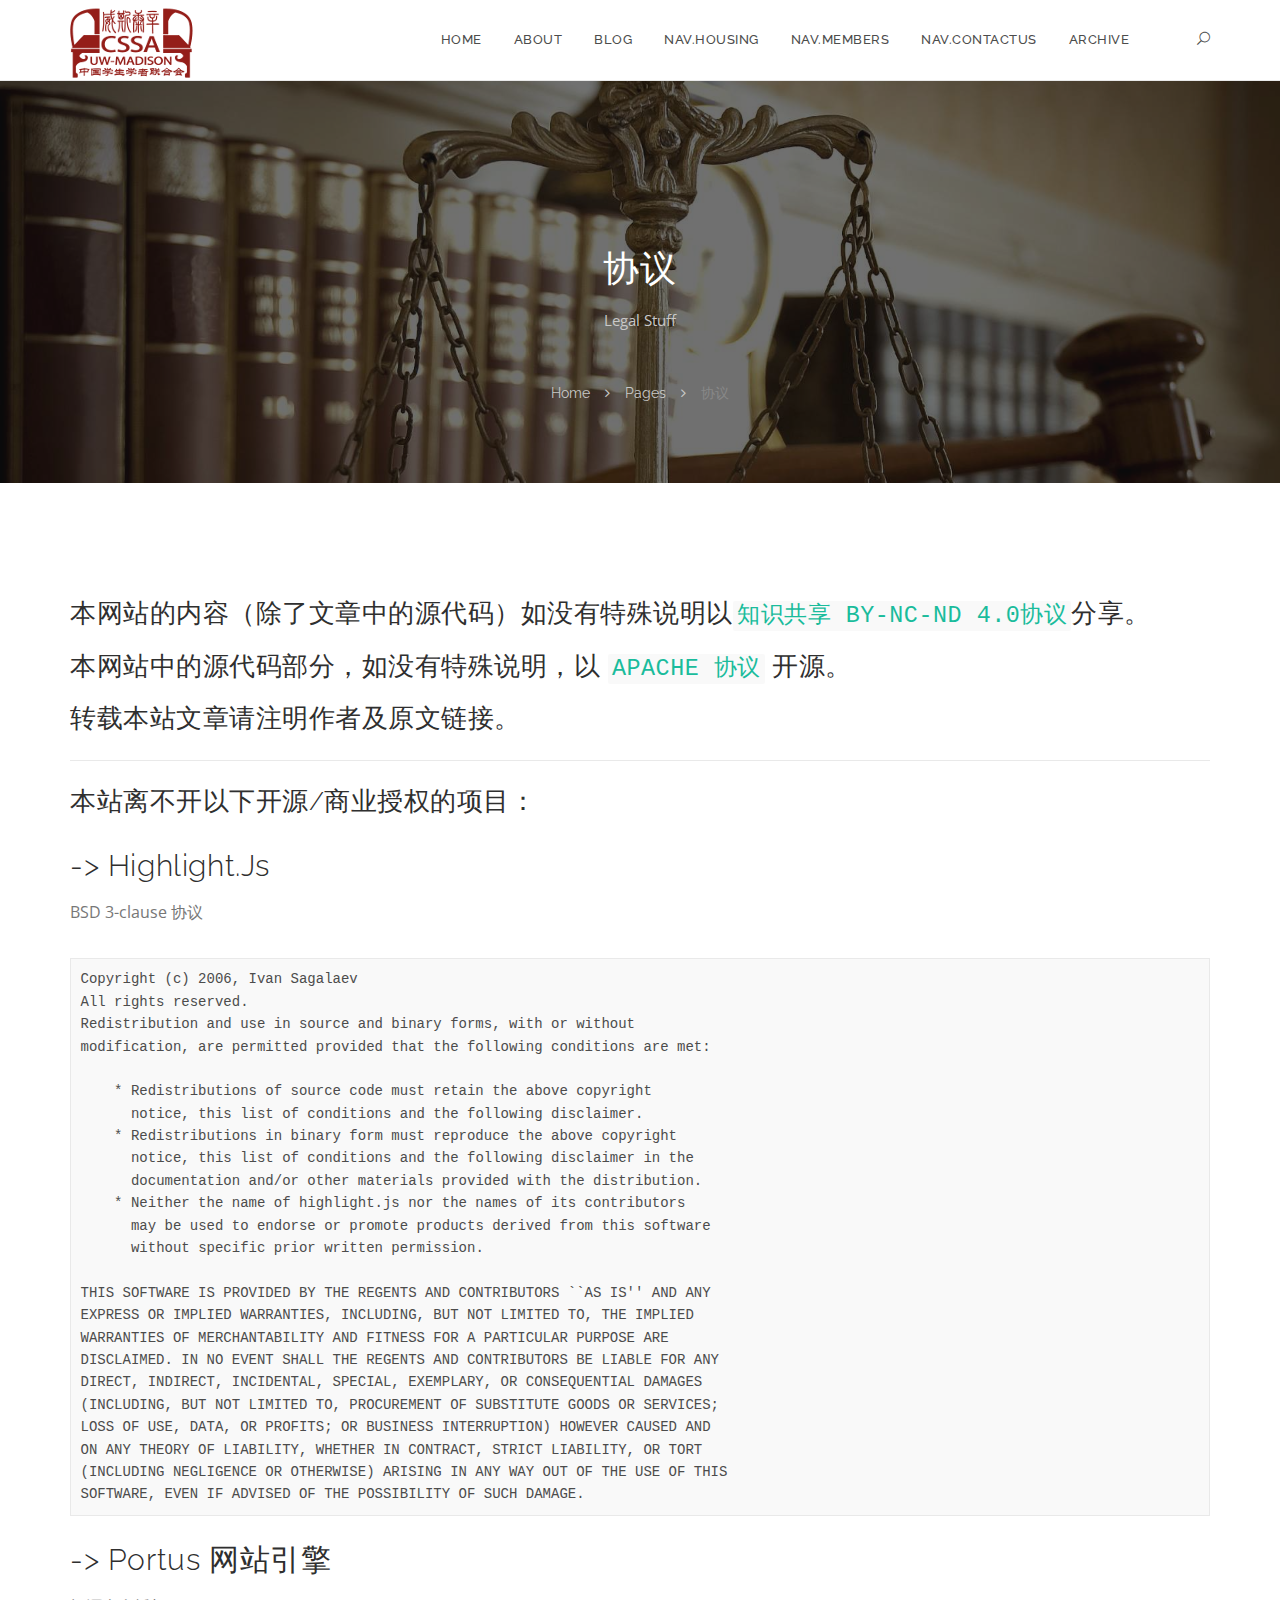
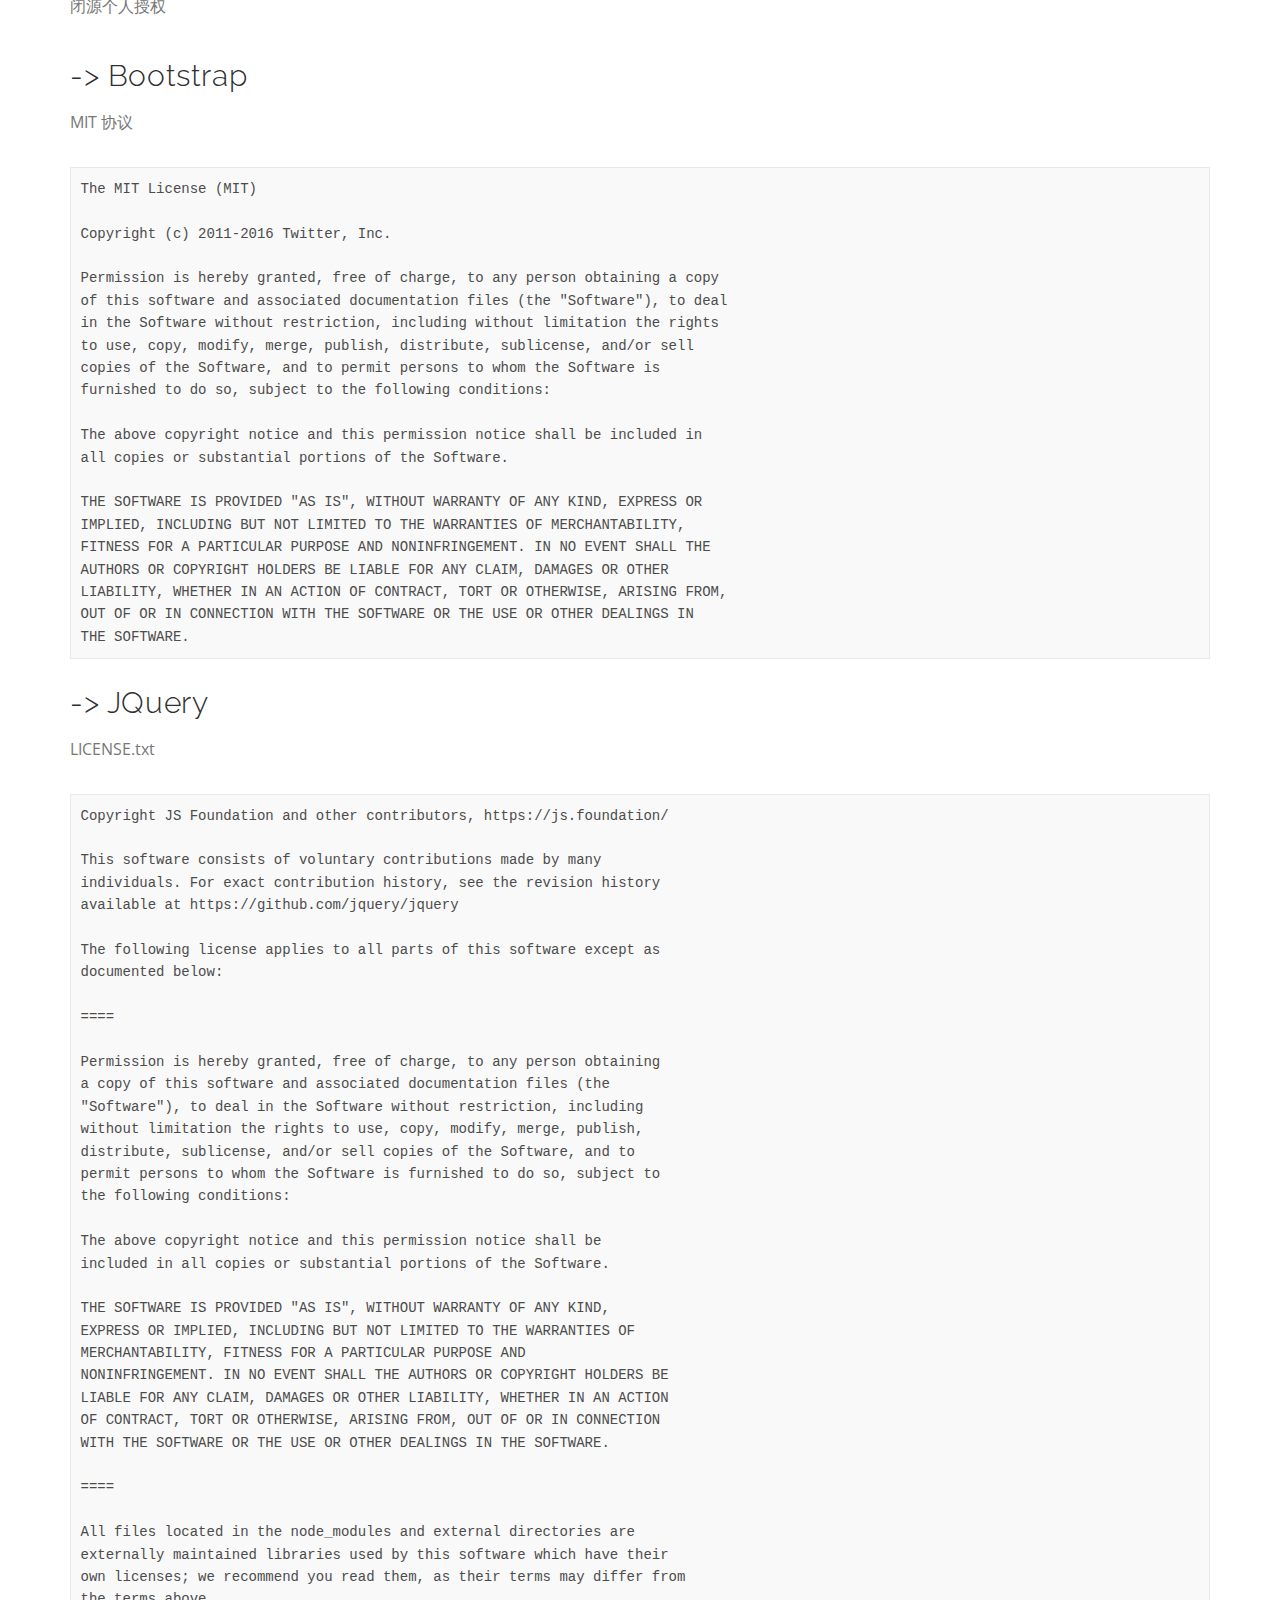
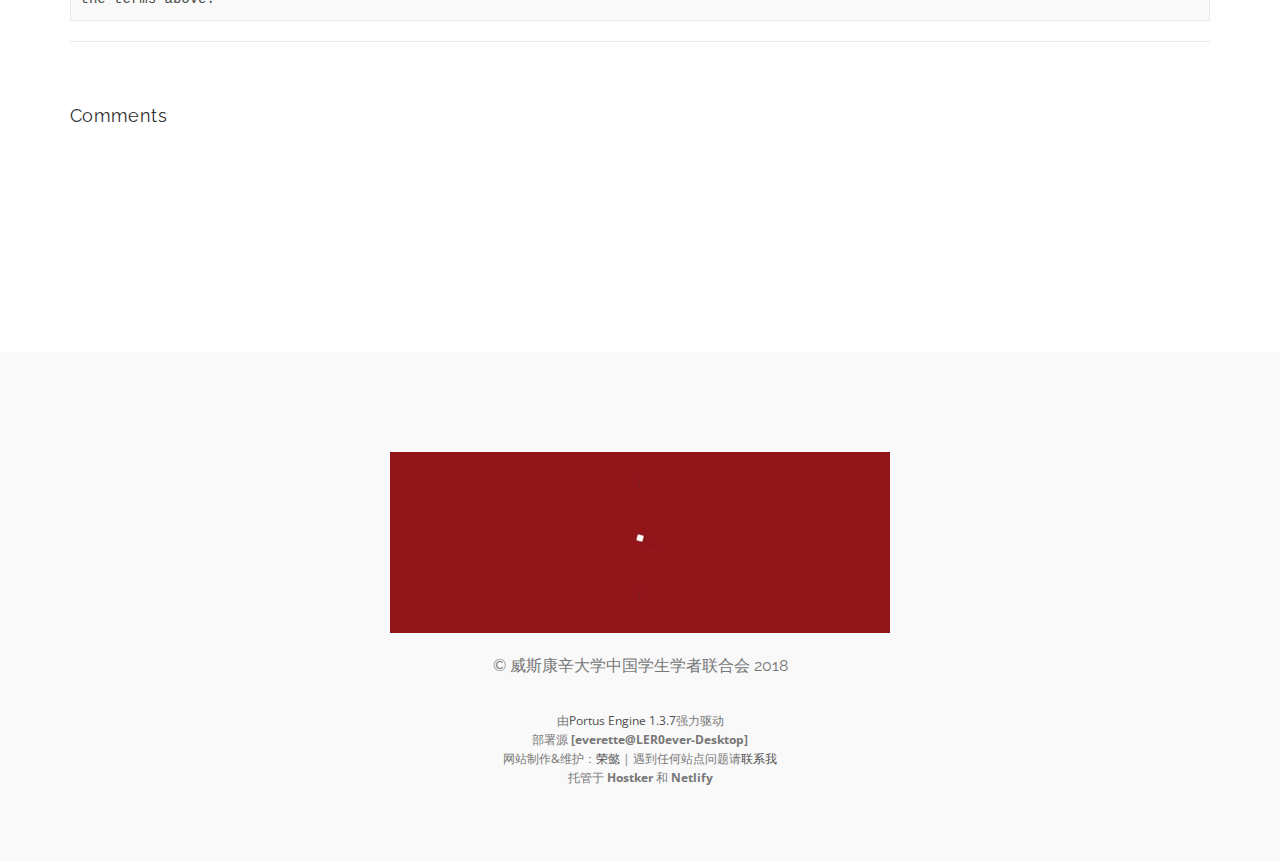
<file: license.html>
<!doctype html><title>协议 - CSSA at UW-Madison</title>
<meta name=description content="Legal Stuff">
<meta name=keywords
      content="UW-Madison,CSSA,威斯康辛大学麦迪逊分校,中国学生学者联合会,Chinese Students and Scholars Association,CUSA,Chinese Undergraduate Student Association,LER0ever,L.E.R,Everette Rong,荣懿,Portus">
<meta charset=utf-8>
<meta name=viewport content="width=device-width,initial-scale=1,maximum-scale=1">
<link rel="shortcut icon" href=/media/home/cssalogo-red-sm.png>
<link href="https://fonts.googleapis.com/css?family=Roboto:400,300,500,700,300italic,400italic,500italic,700italic"
      rel=stylesheet>
<link href="https://fonts.googleapis.com/css?family=Raleway:400,300,500,600,700,800,900" rel=stylesheet>
<link href="https://fonts.googleapis.com/css?family=Open+Sans:400,600,700,400italic,600italic,700italic&subset=latin,latin-ext"
      rel=stylesheet>
<link href="https://fonts.googleapis.com/css?family=Tangerine:400,700&subset=latin,latin-ext" rel=stylesheet>
<link rel=stylesheet href=/css/bootstrap.min.css>
<link rel=stylesheet href=/css/font-awesome.min.css>
<link rel=stylesheet href=/css/elegant-icons.css>
<link rel=stylesheet href=/css/animate.css>
<link rel=stylesheet href=/css/owl.carousel.css>
<link rel=stylesheet href=/css/magnific-popup.css>
<link rel=stylesheet href=/css/jquery.mb.YTPlayer.min.css>
<link rel=stylesheet href=/css/vegas.min.css>
<link rel=stylesheet href=/css/style.css>
<link rel=stylesheet href=/css/margins.css>
<div class="page-loader page-loader-visible"></div>
<div class=wrapper>
    <header class="header header-overlay">
        <div class="main-header bg-white sticky sticky-condensed">
            <div class="header-container container">
                <div class=header-row>
                    <div class=header-column>
                        <div class=logo-wrapper><img class=logo-light src=/media/home/cssalogo-red-sm.png>
                            <img class=logo-dark src=/media/home/cssalogo-red-sm.png></div>
                    </div>
                    <div class=header-column>
                        <div class="nav-wrapper float-right" data-plugin-main-nav>
                            <ul class="nav main-nav sf-menu">
                                <li><a href=/>Home</a>
                                <li><a href=/about>About</a>
                                <li><a href=/posts/1>Blog</a>
                                <li><a href=/housing>nav.housing</a>
                                <li><a href=/members>nav.members</a>
                                <li><a href=/contact>nav.contactus</a>
                                <li><a href=/archive>Archive</a>
                                <li class=mobile-hide><a href=#>&nbsp;</a>
                                <li class="dropdown mobile-hide"><a href=#><i class=icon_search></i></a>
                                    <div class="dropdown-search left">
                                        <div class=input-group><input class=form-control placeholder=Search...>
                                            <div class=input-group-btn>
                                                <button class=btn>
                                                    <i class=icon_search></i></button>
                                            </div>
                                        </div>
                            </ul>
                        </div>
                    </div>
                </div>
            </div>
        </div>
    </header>
    <section class="page-heading bg-dark-alpha-60 parallax-1 pt-160 font-white"
             data-background-image=/media/page/thumb/legal-stuff.jpg>
        <div class="container mt-80">
            <div class=row>
                <div class=col-md-12><h1 class=align-center>协议</h1>
                    <div class="font-size-15 text-middle align-center">Legal Stuff</div>
                    <ol class="breadcrumb align-center mt-40 mb-0">
                        <li><a href>Home</a>
                        <li><a href>Pages</a>
                        <li>协议
                    </ol>
                </div>
            </div>
        </div>
    </section>
    <section class=page-section>
        <div class="container entry"><h4 id=本网站的内容-除了文章中的源代码-如没有特殊说明以-知识共享-by-nc-nd-4-0协议-分享>
            本网站的内容（除了文章中的源代码）如没有特殊说明以<code>知识共享 BY-NC-ND 4.0协议</code>分享。</h4><h4 id=本网站中的源代码部分-如没有特殊说明-以-apache-协议-开源>
            本网站中的源代码部分，如没有特殊说明，以 <code>APACHE 协议</code> 开源。</h4><h4 id=转载本站文章请注明作者及原文链接>转载本站文章请注明作者及原文链接。</h4>
            <hr>
            <h4 id=本站离不开以下开源-商业授权的项目>本站离不开以下开源/商业授权的项目：</h4>
            <h3 id=highlight-js>-&gt; Highlight.js</h3>
            <p>BSD 3-clause 协议
            <pre><code>Copyright (c) 2006, Ivan Sagalaev
All rights reserved.
Redistribution and use in source and binary forms, with or without
modification, are permitted provided that the following conditions are met:

    * Redistributions of source code must retain the above copyright
      notice, this list of conditions and the following disclaimer.
    * Redistributions in binary form must reproduce the above copyright
      notice, this list of conditions and the following disclaimer in the
      documentation and/or other materials provided with the distribution.
    * Neither the name of highlight.js nor the names of its contributors 
      may be used to endorse or promote products derived from this software 
      without specific prior written permission.

THIS SOFTWARE IS PROVIDED BY THE REGENTS AND CONTRIBUTORS ``AS IS'' AND ANY
EXPRESS OR IMPLIED WARRANTIES, INCLUDING, BUT NOT LIMITED TO, THE IMPLIED
WARRANTIES OF MERCHANTABILITY AND FITNESS FOR A PARTICULAR PURPOSE ARE
DISCLAIMED. IN NO EVENT SHALL THE REGENTS AND CONTRIBUTORS BE LIABLE FOR ANY
DIRECT, INDIRECT, INCIDENTAL, SPECIAL, EXEMPLARY, OR CONSEQUENTIAL DAMAGES
(INCLUDING, BUT NOT LIMITED TO, PROCUREMENT OF SUBSTITUTE GOODS OR SERVICES;
LOSS OF USE, DATA, OR PROFITS; OR BUSINESS INTERRUPTION) HOWEVER CAUSED AND
ON ANY THEORY OF LIABILITY, WHETHER IN CONTRACT, STRICT LIABILITY, OR TORT
(INCLUDING NEGLIGENCE OR OTHERWISE) ARISING IN ANY WAY OUT OF THE USE OF THIS
SOFTWARE, EVEN IF ADVISED OF THE POSSIBILITY OF SUCH DAMAGE.
</code></pre>
            <h3 id=portus-网站引擎>-&gt; Portus 网站引擎</h3>
            <p>闭源个人授权
            <h3 id=bootstrap>-&gt; Bootstrap</h3>
            <p>MIT 协议
            <pre><code>The MIT License (MIT)

Copyright (c) 2011-2016 Twitter, Inc.

Permission is hereby granted, free of charge, to any person obtaining a copy
of this software and associated documentation files (the &quot;Software&quot;), to deal
in the Software without restriction, including without limitation the rights
to use, copy, modify, merge, publish, distribute, sublicense, and/or sell
copies of the Software, and to permit persons to whom the Software is
furnished to do so, subject to the following conditions:

The above copyright notice and this permission notice shall be included in
all copies or substantial portions of the Software.

THE SOFTWARE IS PROVIDED &quot;AS IS&quot;, WITHOUT WARRANTY OF ANY KIND, EXPRESS OR
IMPLIED, INCLUDING BUT NOT LIMITED TO THE WARRANTIES OF MERCHANTABILITY,
FITNESS FOR A PARTICULAR PURPOSE AND NONINFRINGEMENT. IN NO EVENT SHALL THE
AUTHORS OR COPYRIGHT HOLDERS BE LIABLE FOR ANY CLAIM, DAMAGES OR OTHER
LIABILITY, WHETHER IN AN ACTION OF CONTRACT, TORT OR OTHERWISE, ARISING FROM,
OUT OF OR IN CONNECTION WITH THE SOFTWARE OR THE USE OR OTHER DEALINGS IN
THE SOFTWARE.
</code></pre>
            <h3 id=jquery>-&gt; jQuery</h3>
            <p>LICENSE.txt
            <pre><code>Copyright JS Foundation and other contributors, https://js.foundation/

This software consists of voluntary contributions made by many
individuals. For exact contribution history, see the revision history
available at https://github.com/jquery/jquery

The following license applies to all parts of this software except as
documented below:

====

Permission is hereby granted, free of charge, to any person obtaining
a copy of this software and associated documentation files (the
&quot;Software&quot;), to deal in the Software without restriction, including
without limitation the rights to use, copy, modify, merge, publish,
distribute, sublicense, and/or sell copies of the Software, and to
permit persons to whom the Software is furnished to do so, subject to
the following conditions:

The above copyright notice and this permission notice shall be
included in all copies or substantial portions of the Software.

THE SOFTWARE IS PROVIDED &quot;AS IS&quot;, WITHOUT WARRANTY OF ANY KIND,
EXPRESS OR IMPLIED, INCLUDING BUT NOT LIMITED TO THE WARRANTIES OF
MERCHANTABILITY, FITNESS FOR A PARTICULAR PURPOSE AND
NONINFRINGEMENT. IN NO EVENT SHALL THE AUTHORS OR COPYRIGHT HOLDERS BE
LIABLE FOR ANY CLAIM, DAMAGES OR OTHER LIABILITY, WHETHER IN AN ACTION
OF CONTRACT, TORT OR OTHERWISE, ARISING FROM, OUT OF OR IN CONNECTION
WITH THE SOFTWARE OR THE USE OR OTHER DEALINGS IN THE SOFTWARE.

====

All files located in the node_modules and external directories are
externally maintained libraries used by this software which have their
own licenses; we recommend you read them, as their terms may differ from
the terms above.
</code></pre>
            <hr>
            <div class=entry-comments><h6 class=entry-subsection-title>Comments</h6>
                <section id=comment>
                    <section class=grey-bg>
                        <div class=container>
                            <div id=disqus_thread></div>
                            <script>var disqus_config = function () {
                                this.page.identifier = (location.pathname).replace('.html', '');
                            };
                            (function () {
                                var d = document, s = d.createElement('script');
                                s.src = '//uwmcssa.disqus.com/embed.js';
                                s.setAttribute('data-timestamp', +new Date());
                                (d.head || d.body).appendChild(s);
                            })();</script>
                            <noscript>Please enable JavaScript to view the <a href=https://disqus.com/?ref_noscript
                                                                              rel=nofollow>comments
                                powered by Disqus.</a></noscript>
                        </div>
                    </section>
                </section>
            </div>
        </div>
    </section>
    <footer class="page-section footer bg-light pb-50">
        <div class=container>
            <div class="image-full align-center mb-20"><a href=#><img src=/media/home/Logo-02.gif height=100px alt=Logo></a>
            </div>
            <div class=align-center><p class=font-alt>&copy; 威斯康辛大学中国学生学者联合会 2018
                <p class=font-size-12>由<a href=/portus>Portus Engine 1.3.7</a>强力驱动<br>部署源
                    <b>[everette@LER0ever-Desktop]</b><br>网站制作&维护：<a href=https://rongyi.blog/about target=_blank>荣懿</a>
                    | 遇到任何站点问题请<a href=https://rongyi.blog/contact>联系我</a><br>托管于 <b>Hostker</b> 和 <b>Netlify</b></div>
        </div>
    </footer>
</div>
<script src=https://ajax.googleapis.com/ajax/libs/jquery/1.11.3/jquery.min.js></script>
<script src="http://maps.google.com/maps/api/js?sensor=false&amp;language=en"></script>
<script src=/js/jquery.easing.min.js></script>
<script src=/js/bootstrap.min.js></script>
<script src=/js/jquery.parallax-1.1.3.js></script>
<script src=/js/jquery.fitvids.js></script>
<script src=/js/jquery.magnific-popup.min.js></script>
<script src=/js/jquery.particleground.min.js></script>
<script src=/js/vegas.min.js></script>
<script src=/js/sniffr.min.js></script>
<script src=/js/masonry.pkgd.min.js></script>
<script src=/js/owl.carousel.min.js></script>
<script src=/js/smoothscroll.js></script>
<script src=/js/wow.min.js></script>
<script src=/js/plugins.js></script>
<script src=/js/elements.js></script>
<script src=/js/functions.js></script>
</file>
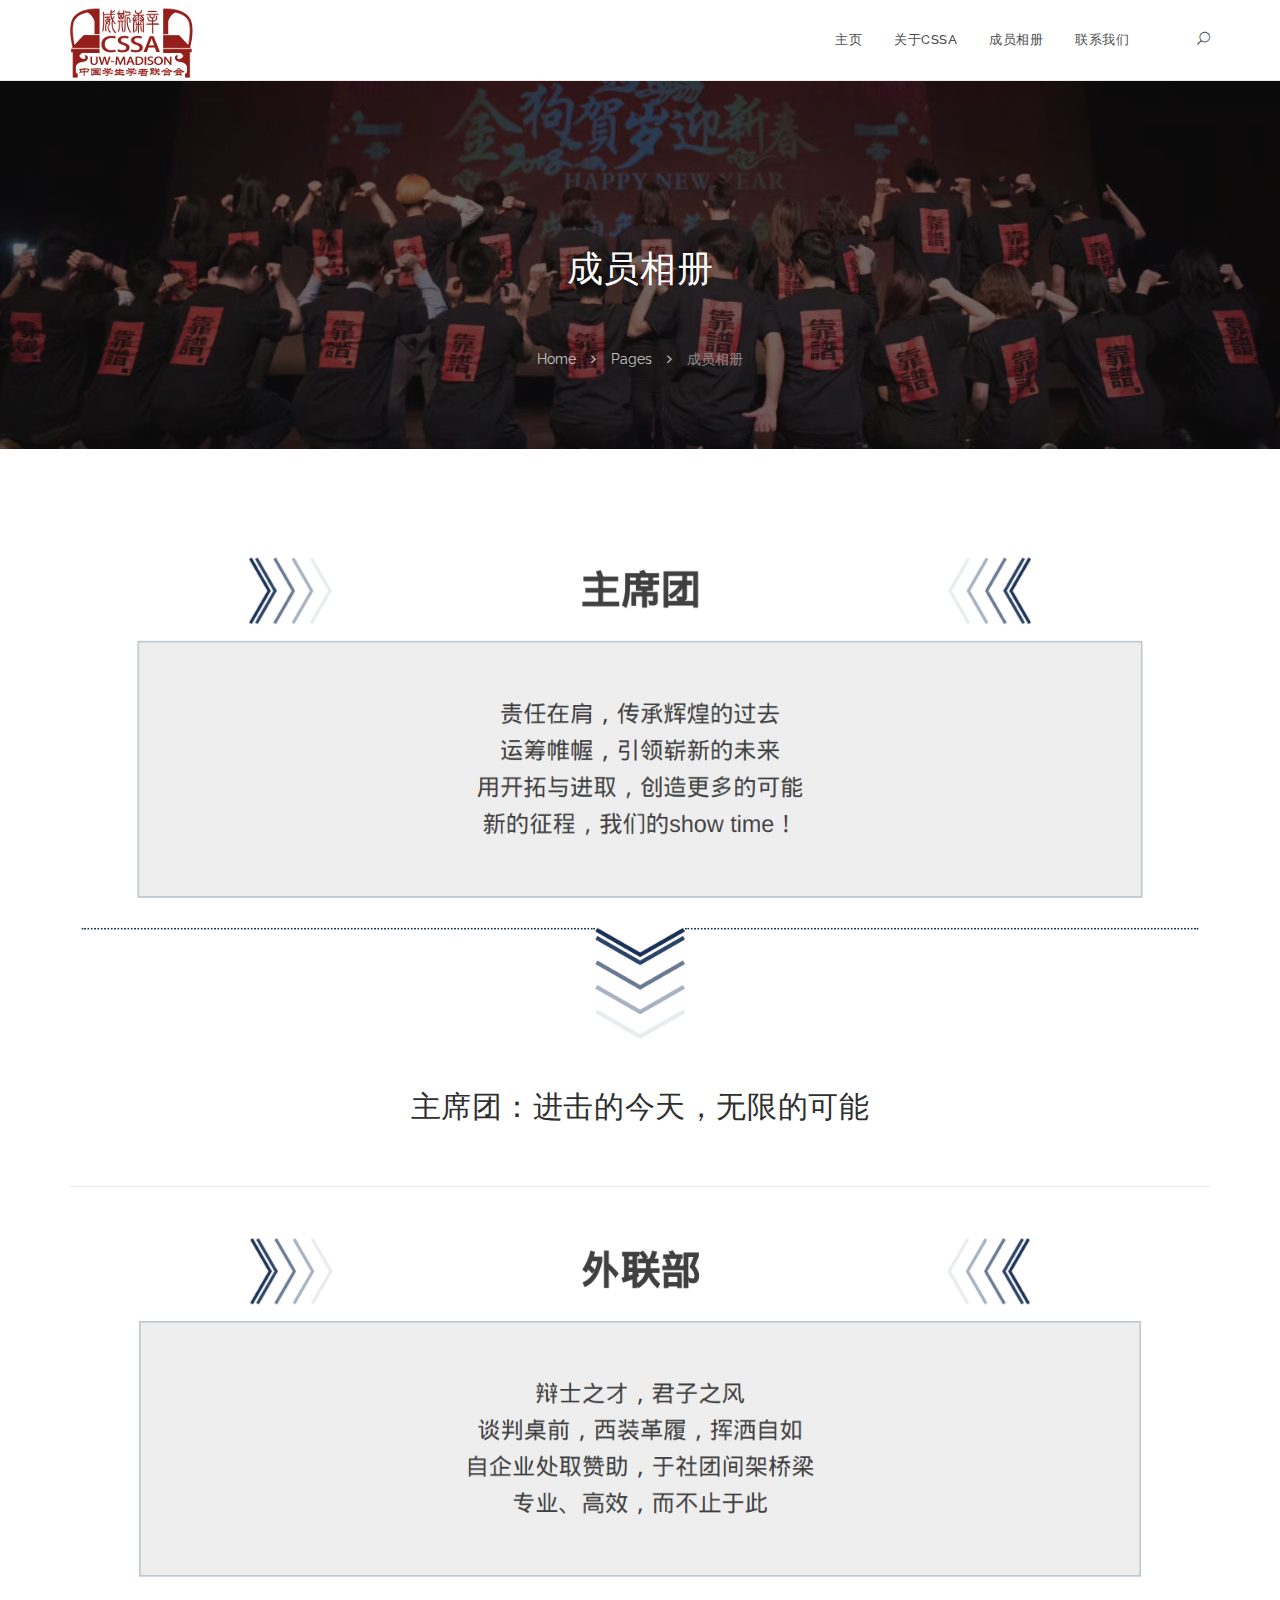
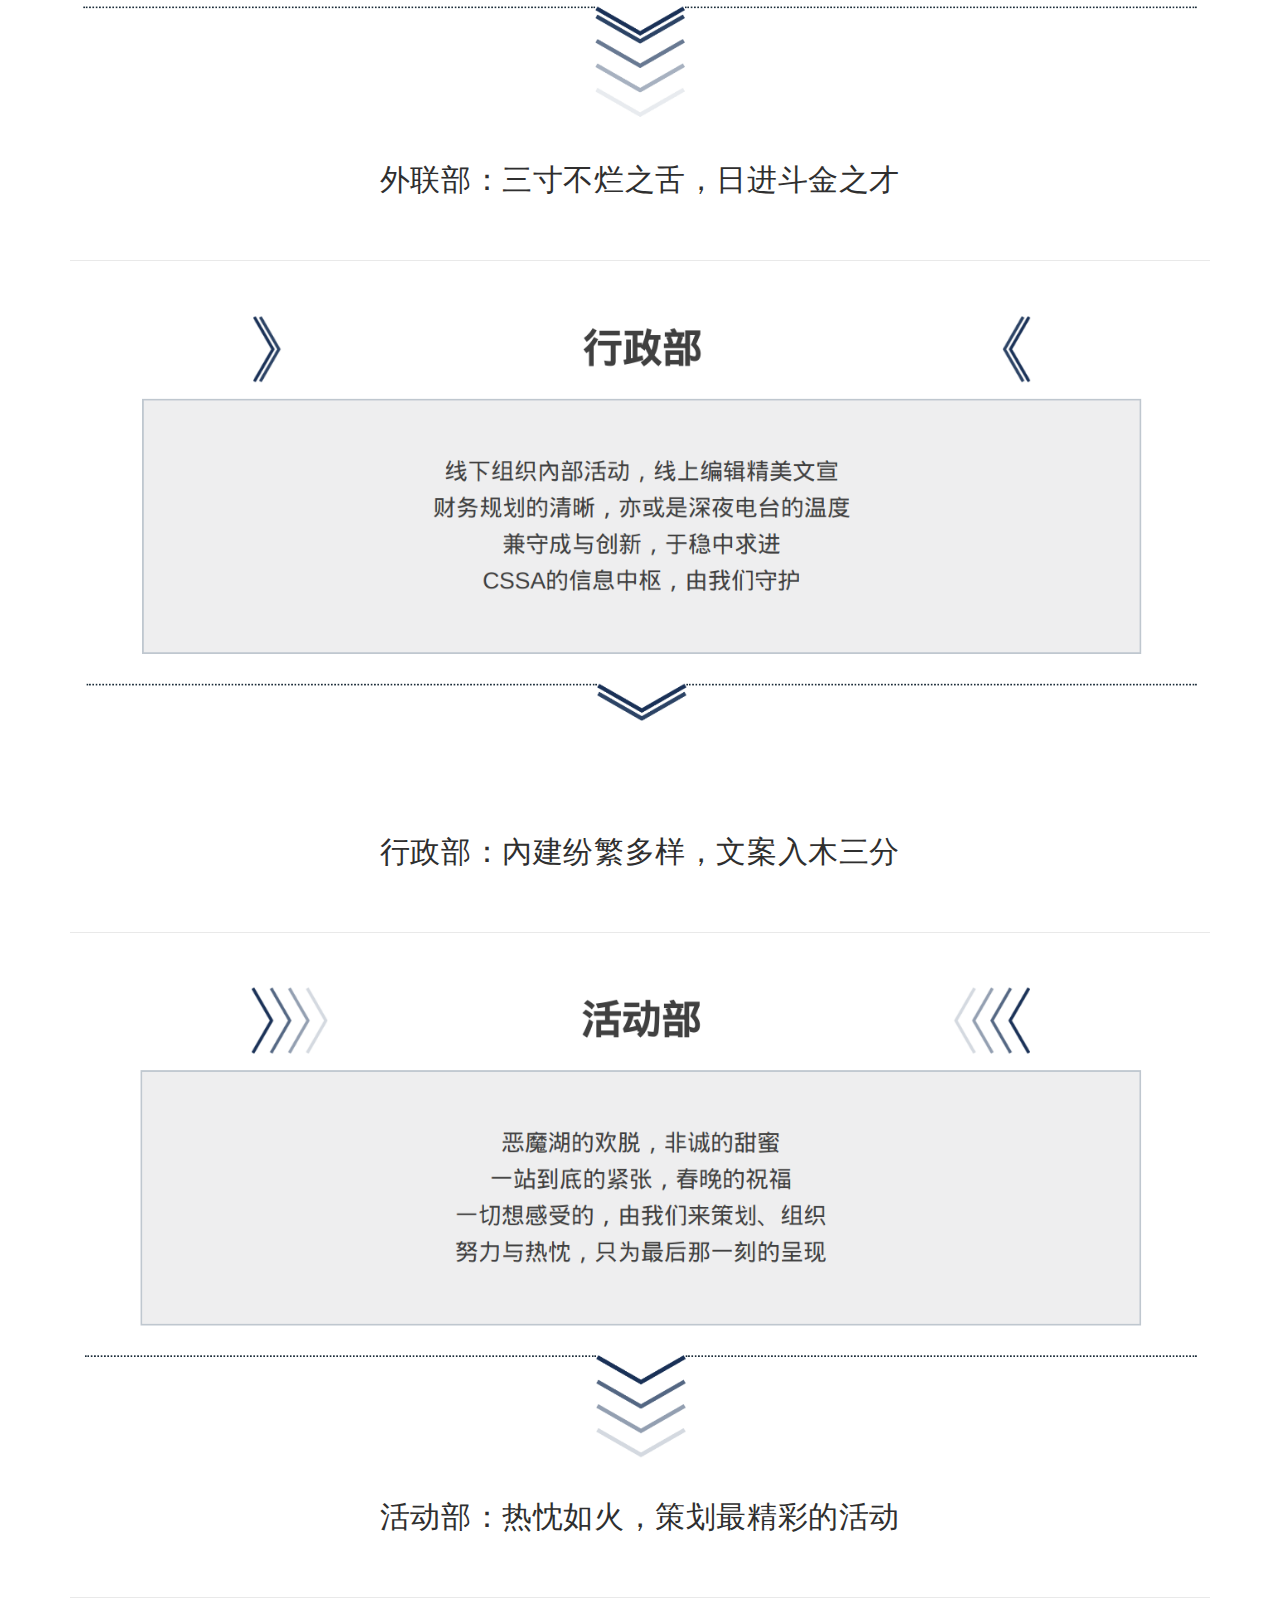
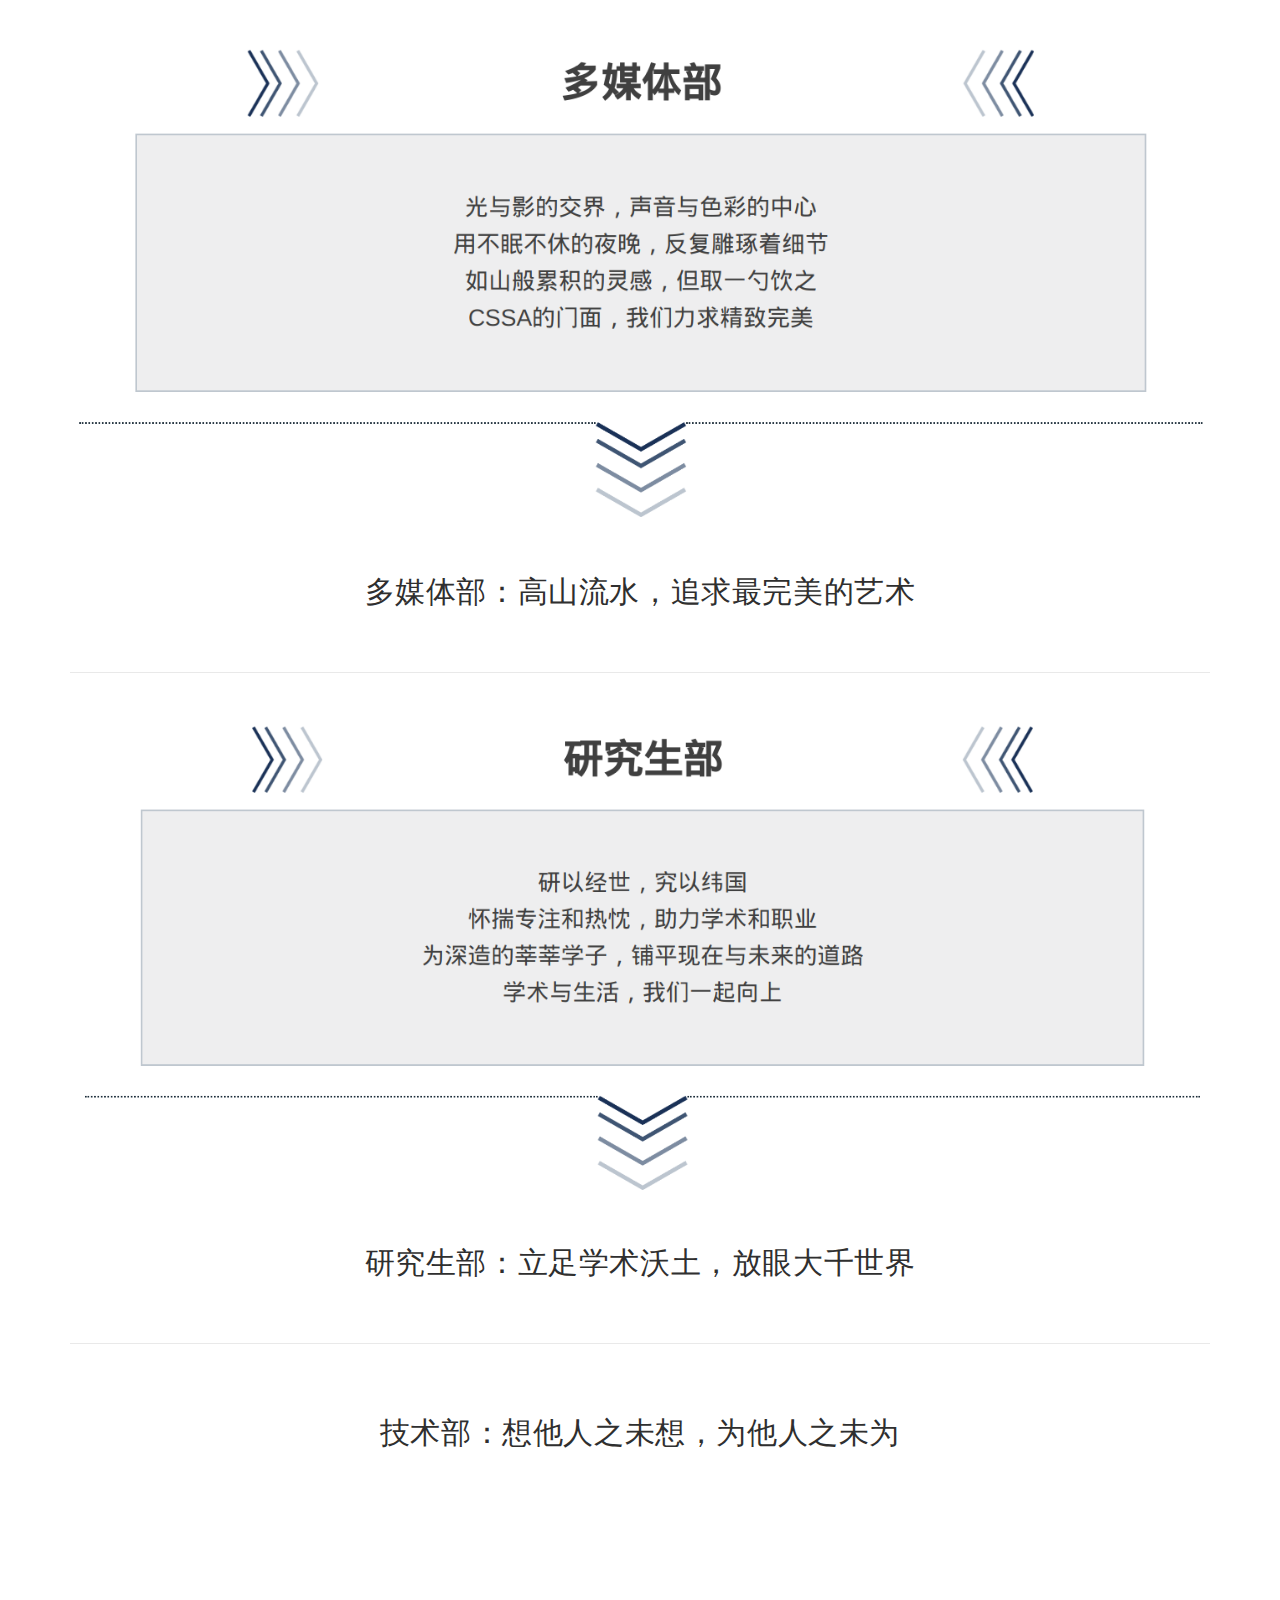
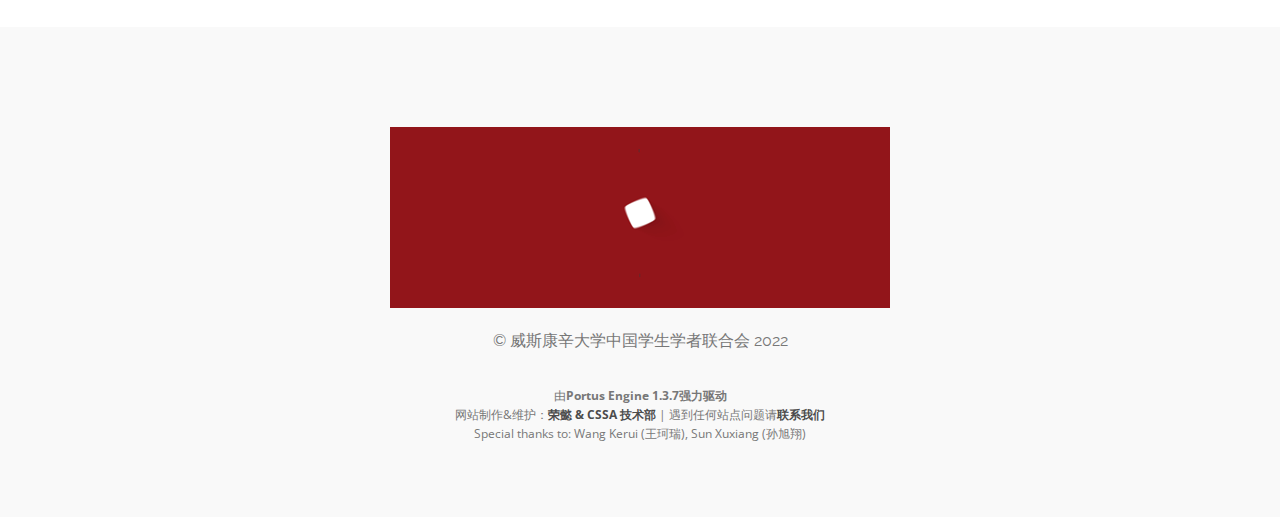
<file: members.html>
<!doctype html><title>成员相册 - CSSA at UW-Madison</title>
<meta name=description content>
<meta name=keywords
      content="UW-Madison,CSSA,威斯康辛大学麦迪逊分校,中国学生学者联合会,Chinese Students and Scholars Association,CUSA,Chinese Undergraduate Student Association,LER0ever,L.E.R,Everette Rong,荣懿,Portus">
<meta charset=utf-8>
<meta name=viewport content="width=device-width,initial-scale=1,maximum-scale=1">
<link rel="shortcut icon" href=./media/home/cssalogo-red-sm.png>
<link href="https://fonts.googleapis.com/css?family=Roboto:400,300,500,700,300italic,400italic,500italic,700italic"
      rel=stylesheet>
<link href="https://fonts.googleapis.com/css?family=Raleway:400,300,500,600,700,800,900" rel=stylesheet>
<link href="https://fonts.googleapis.com/css?family=Open+Sans:400,600,700,400italic,600italic,700italic&subset=latin,latin-ext"
      rel=stylesheet>
<link href="https://fonts.googleapis.com/css?family=Tangerine:400,700&subset=latin,latin-ext" rel=stylesheet>
<link rel=stylesheet href=./css/bootstrap.min.css>
<link rel=stylesheet href=./css/font-awesome.min.css>
<link rel=stylesheet href=./css/elegant-icons.css>
<link rel=stylesheet href=./css/animate.css>
<link rel=stylesheet href=./css/owl.carousel.css>
<link rel=stylesheet href=./css/magnific-popup.css>
<link rel=stylesheet href=./css/jquery.mb.YTPlayer.min.css>
<link rel=stylesheet href=./css/vegas.min.css>
<link rel=stylesheet href=./css/style.css>
<link rel=stylesheet href=./css/margins.css>
<!-- <div class="page-loader page-loader-visible"></div> -->
<div class=wrapper>
    <header class="header header-overlay">
        <div class="main-header bg-white sticky sticky-condensed">
            <div class="header-container container">
                <div class=header-row>
                    <div class=header-column>
                        <div class=logo-wrapper><img class=logo-light src=./media/home/cssalogo-red-sm.png>
                            <img class=logo-dark src=./media/home/cssalogo-red-sm.png></div>
                    </div>
                    <div class=header-column>
                        <div class="nav-wrapper float-right" data-plugin-main-nav>
                            <ul class="nav main-nav sf-menu">
                                <li><a href=./index.html>主页</a>
                                <li><a href=./about.html>关于CSSA</a>
                                <!-- <li><a href=./posts/1.html>新闻</a> -->
                                <!-- <li><a href=./housing.html>房屋转租</a> -->
                                <li><a href=./members.html>成员相册</a>
                                <li><a href=./contact.html>联系我们</a>
                                <!-- <li><a href=./archive.html>归档</a> -->
                                <li class=mobile-hide><a href=#>&nbsp;</a>
                                <li class="dropdown mobile-hide"><a href=#><i class=icon_search></i></a>
                                    <div class="dropdown-search left">
                                        <div class=input-group><input class=form-control placeholder=Search...>
                                            <div class=input-group-btn>
                                                <button class=btn>
                                                    <i class=icon_search></i></button>
                                            </div>
                                        </div>
                            </ul>
                        </div>
                    </div>
                </div>
            </div>
        </div>
    </header>
    <section class="page-heading bg-dark-alpha-60 parallax-1 pt-160 font-white"
             data-background-image=./media/page/thumb/members.jpg>
        <div class="container mt-80">
            <div class=row>
                <div class=col-md-12><h1 class=align-center>成员相册</h1>
                    <div class="font-size-15 text-middle align-center"></div>
                    <ol class="breadcrumb align-center mt-40 mb-0">
                        <li><a href>Home</a>
                        <li><a href>Pages</a>
                        <li>成员相册
                    </ol>
                </div>
            </div>
        </div>
    </section>
    <section class=page-section>
        <div class="container entry">
            <div align=center vertical-align=middle><a href=https://mp.weixin.qq.com/s/912Ml_1V1twRfCNgoEePoQ
                                                       target=_blank><img src=./media/page/members/zhuxituan.png>
                <h3>主席团：进击的今天，无限的可能</h3></a><br>
                <hr>
                <br><a href=https://mp.weixin.qq.com/s/pRyQ2pfmXX2S_s8LhiO6fw target=_blank><img
                        src=./media/page/members/wailian.png>
                    <h3>外联部：三寸不烂之舌，日进斗金之才</h3></a><br>
                <hr>
                <br><a href=https://mp.weixin.qq.com/s/mQKYiVqnR0yQeFNoDz4L2A target=_blank><img
                        src=./media/page/members/xingzheng.png>
                    <h3>行政部：內建纷繁多样，文案入木三分</h3></a><br>
                <hr>
                <br><a href=https://mp.weixin.qq.com/s/3ZpsJD62j3lq5Fk3Lu_5AQ target=_blank><img
                        src=./media/page/members/huodong.png>
                    <h3>活动部：热忱如火，策划最精彩的活动</h3></a><br>
                <hr>
                <br><a href=https://mp.weixin.qq.com/s/-u6wdUqwMeF0h9RQYodKeg target=_blank><img
                    src=./media/page/members/duomeiti.png>
                <h3>多媒体部：高山流水，追求最完美的艺术</h3></a><br>
                <hr>
                <br><a href=https://mp.weixin.qq.com/s/jNZbr8hY5Oikkqiqdn45Jg target=_blank><img
                        src=./media/page/members/yanjiusheng.png>
                    <h3>研究生部：立足学术沃土，放眼大千世界</h3></a><br>
                <hr>
                <br><a href=https://mp.weixin.qq.com/s/PeMtJTDcUdUBZxGROJr6cw target=_blank><h3>技术部：想他人之未想，为他人之未为</h3></a>
            </div>
            
            <!-- <div class=entry-comments><h6 class=entry-subsection-title>Comments</h6>
                <section id=comment>
                    <section class=grey-bg>
                        <div class=container>
                            <div id=disqus_thread></div>
                            <script>var disqus_config = function () {
                                this.page.identifier = (location.pathname).replace('.html', '');
                            };
                            (function () {
                                var d = document, s = d.createElement('script');
                                s.src = '//uwmcssa.disqus.com/embed.js';
                                s.setAttribute('data-timestamp', +new Date());
                                (d.head || d.body).appendChild(s);
                            })();</script>
                            <noscript>Please enable JavaScript to view the <a href=https://disqus.com/?ref_noscript
                                                                              rel=nofollow>comments
                                powered by Disqus.</a></noscript>
                        </div>
                    </section>
                </section>
            </div> -->
        </div>

    </section>
    <footer class="page-section footer bg-light pb-50">
        <div class=container>
            <div class="image-full align-center mb-20"><a href=#><img src=./media/home/Logo-02.gif height=100px alt=Logo></a>
            </div>
            <div class=align-center><p class=font-alt>&copy; 威斯康辛大学中国学生学者联合会 2022
                <p class=font-size-12>由<b>Portus Engine 1.3.7强力驱动</b><br>网站制作&维护：<a href=./contact.html><b>荣懿 & CSSA 技术部</b></a> | 遇到任何站点问题请<a href=./contact.html><b>联系我们</b></a> 
                    <br> Special thanks to: Wang Kerui (王珂瑞), Sun Xuxiang (孙旭翔)
            </div>
        </div>
    </footer>
</div>
<script src=https://ajax.googleapis.com/ajax/libs/jquery/1.11.3/jquery.min.js></script>
<script src="http://maps.google.com/maps/api/js?sensor=false&amp;language=en"></script>
<script src=./js/jquery.easing.min.js></script>
<script src=./js/bootstrap.min.js></script>
<script src=./js/jquery.parallax-1.1.3.js></script>
<script src=./js/jquery.fitvids.js></script>
<script src=./js/jquery.magnific-popup.min.js></script>
<script src=./js/jquery.particleground.min.js></script>
<script src=./js/vegas.min.js></script>
<script src=./js/sniffr.min.js></script>
<script src=./js/masonry.pkgd.min.js></script>
<script src=./js/owl.carousel.min.js></script>
<script src=./js/smoothscroll.js></script>
<script src=./js/wow.min.js></script>
<script src=./js/plugins.js></script>
<script src=./js/elements.js></script>
<script src=./js/functions.js></script>
</file>
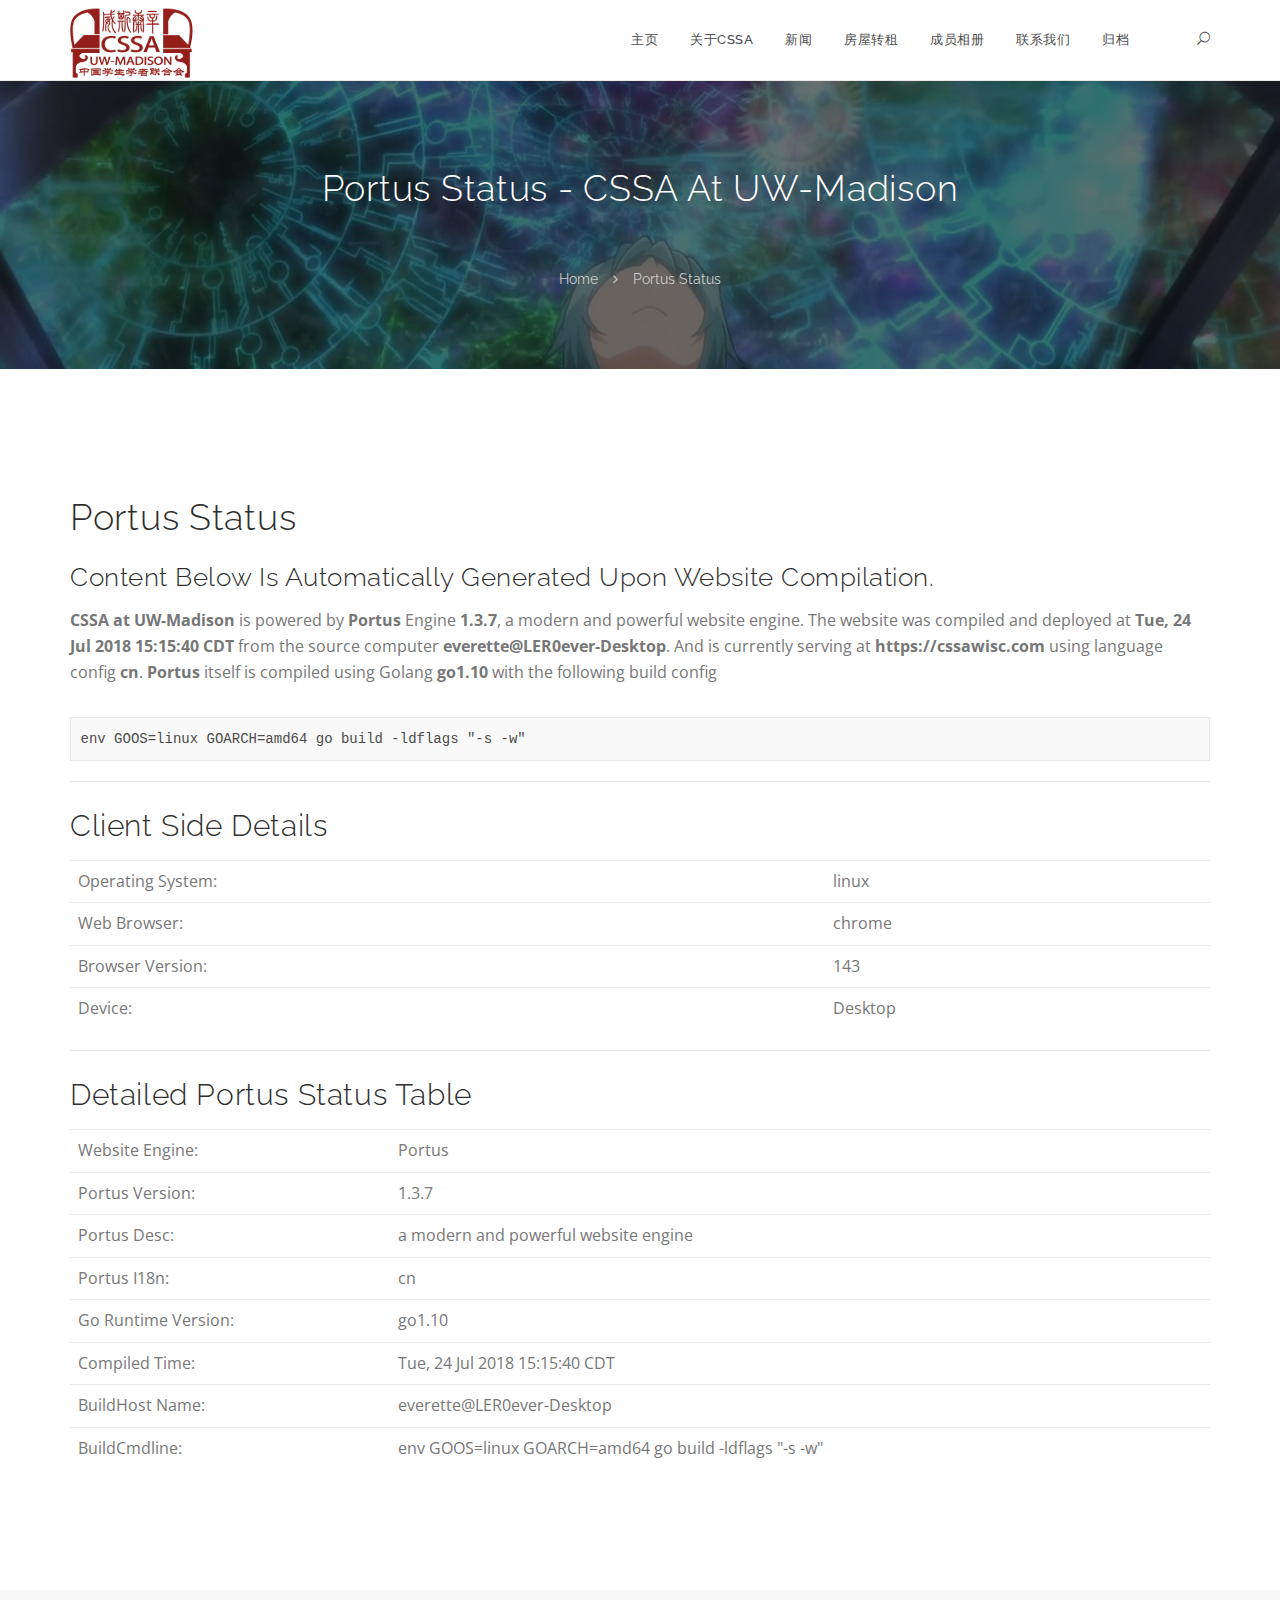
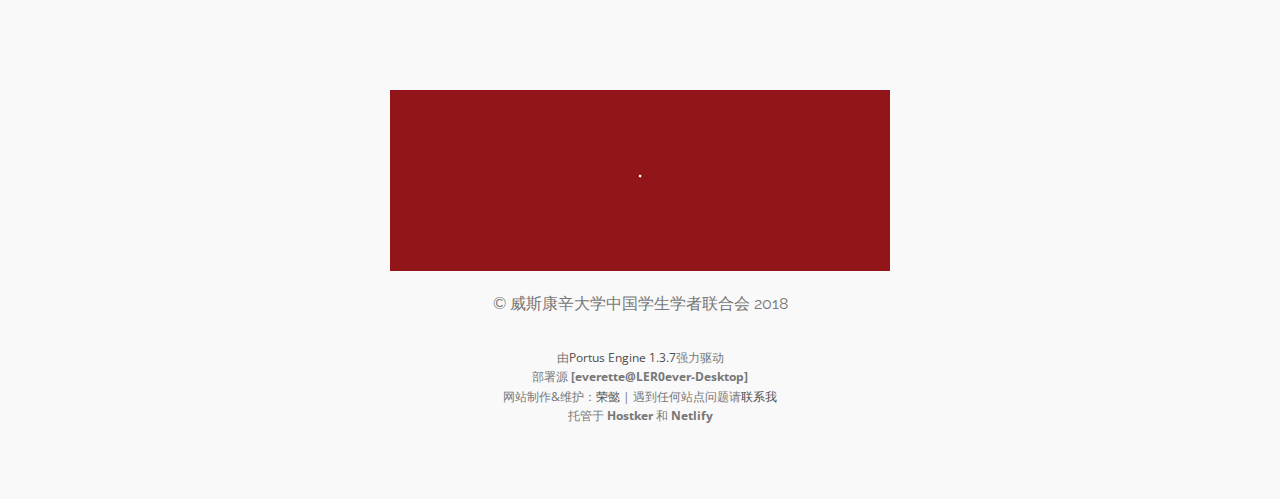
<file: portus.html>
<!doctype html><title>Portus Status - CSSA at UW-Madison</title>
<meta name=description content="Portal of CSSA at UW-Madison">
<meta name=keywords
      content="UW-Madison,CSSA,威斯康辛大学麦迪逊分校,中国学生学者联合会,Chinese Students and Scholars Association,CUSA,Chinese Undergraduate Student Association,LER0ever,L.E.R,Everette Rong,荣懿,Portus">
<meta charset=utf-8>
<meta name=viewport content="width=device-width,initial-scale=1,maximum-scale=1">
<link rel="shortcut icon" href=/media/home/cssalogo-red-sm.png>
<link href="https://fonts.googleapis.com/css?family=Roboto:400,300,500,700,300italic,400italic,500italic,700italic"
      rel=stylesheet>
<link href="https://fonts.googleapis.com/css?family=Raleway:400,300,500,600,700,800,900" rel=stylesheet>
<link href="https://fonts.googleapis.com/css?family=Open+Sans:400,600,700,400italic,600italic,700italic&subset=latin,latin-ext"
      rel=stylesheet>
<link href="https://fonts.googleapis.com/css?family=Tangerine:400,700&subset=latin,latin-ext" rel=stylesheet>
<link rel=stylesheet href=/css/bootstrap.min.css>
<link rel=stylesheet href=/css/font-awesome.min.css>
<link rel=stylesheet href=/css/elegant-icons.css>
<link rel=stylesheet href=/css/animate.css>
<link rel=stylesheet href=/css/owl.carousel.css>
<link rel=stylesheet href=/css/magnific-popup.css>
<link rel=stylesheet href=/css/jquery.mb.YTPlayer.min.css>
<link rel=stylesheet href=/css/vegas.min.css>
<link rel=stylesheet href=/css/style.css>
<link rel=stylesheet href=/css/margins.css>
<div class="page-loader page-loader-visible"></div>
<div class=wrapper>
    <header class="header header-overlay">
        <div class="main-header bg-white sticky sticky-condensed">
            <div class="header-container container">
                <div class=header-row>
                    <div class=header-column>
                        <div class=logo-wrapper><img class=logo-light src=/media/home/cssalogo-red-sm.png>
                            <img class=logo-dark src=/media/home/cssalogo-red-sm.png></div>
                    </div>
                    <div class=header-column>
                        <div class="nav-wrapper float-right" data-plugin-main-nav>
                            <ul class="nav main-nav sf-menu">
                                <li><a href=/>主页</a>
                                <li><a href=/about>关于CSSA</a>
                                <li><a href=/posts/1>新闻</a>
                                <li><a href=/housing>房屋转租</a>
                                <li><a href=/members>成员相册</a>
                                <li><a href=/contact>联系我们</a>
                                <li><a href=/archive>归档</a>
                                <li class=mobile-hide><a href=#>&nbsp;</a>
                                <li class="dropdown mobile-hide"><a href=#><i class=icon_search></i></a>
                                    <div class="dropdown-search left">
                                        <div class=input-group><input class=form-control placeholder=Search...>
                                            <div class=input-group-btn>
                                                <button class=btn>
                                                    <i class=icon_search></i></button>
                                            </div>
                                        </div>
                            </ul>
                        </div>
                    </div>
                </div>
            </div>
        </div>
    </header>
    <section class="page-heading bg-dark-alpha-60 parallax-4 pt-160 font-white"
             data-background-image=/media/page/thumb/engine.jpg>
        <div class=container>
            <div class=row>
                <div class=col-md-12><h1 class=align-center>Portus Status - CSSA at UW-Madison</h1>
                    <div class="font-size-15 text-middle align-center"></div>
                    <ol class="breadcrumb align-center mt-40 mb-0">
                        <li><a href>Home</a>
                        <li><a href>Portus Status</a>
                    </ol>
                </div>
            </div>
        </div>
    </section>
    <section class=page-section>
        <div class=container><h1>Portus Status</h1><h4>Content below is automatically generated upon website
            compilation.</h4>
            <p><b>CSSA at UW-Madison</b> is powered by
                <b>Portus</b> Engine <b>1.3.7</b>, a modern and powerful website engine.
                The website was compiled and deployed at <b>Tue, 24 Jul 2018 15:15:40 CDT</b>
                from the source computer <b>everette@LER0ever-Desktop</b>.
                And is currently serving at <b>https://cssawisc.com</b> using language config <b>cn</b>.
                <b>Portus</b> itself is compiled using Golang <b>go1.10</b>
                with the following build config
            <pre><code>env GOOS=linux GOARCH=amd64 go build -ldflags &#34;-s -w&#34;</code></pre>
            <hr>
            <h3>Client Side Details</h3>
            <table class=table>
                <tr>
                    <td>Operating System:
                    <td id=browser-os>
                <tr>
                    <td>Web Browser:
                    <td id=browser-type>
                <tr>
                    <td>Browser Version:
                    <td id=browser-version>
                <tr>
                    <td>Device:
                    <td id=browser-device>
            </table>
            <hr>
            <h3>Detailed Portus Status table</h3>
            <table class=table>
                <tr>
                    <td>Website Engine:
                    <td>Portus
                <tr>
                    <td>Portus Version:
                    <td>1.3.7
                <tr>
                    <td>Portus Desc:
                    <td>a modern and powerful website engine
                <tr>
                    <td>Portus I18n:
                    <td>cn
                <tr>
                    <td>Go Runtime Version:
                    <td>go1.10
                <tr>
                    <td>Compiled Time:
                    <td>Tue, 24 Jul 2018 15:15:40 CDT
                <tr>
                    <td>BuildHost Name:
                    <td>everette@LER0ever-Desktop
                <tr>
                    <td>BuildCmdline:
                    <td>env GOOS=linux GOARCH=amd64 go build -ldflags &#34;-s -w&#34;
            </table>
        </div>
    </section>
    <footer class="page-section footer bg-light pb-50">
        <div class=container>
            <div class="image-full align-center mb-20"><a href=#><img src=/media/home/Logo-02.gif height=100px alt=Logo></a>
            </div>
            <div class=align-center><p class=font-alt>&copy; 威斯康辛大学中国学生学者联合会 2018
                <p class=font-size-12>由<a href=/portus>Portus Engine 1.3.7</a>强力驱动<br>部署源
                    <b>[everette@LER0ever-Desktop]</b><br>网站制作&维护：<a href=https://rongyi.blog/about target=_blank>荣懿</a>
                    | 遇到任何站点问题请<a href=https://rongyi.blog/contact>联系我</a><br>托管于 <b>Hostker</b> 和 <b>Netlify</b></div>
        </div>
    </footer>
</div>
<script src=https://ajax.googleapis.com/ajax/libs/jquery/1.11.3/jquery.min.js></script>
<script src="http://maps.google.com/maps/api/js?sensor=false&amp;language=en"></script>
<script src=/js/jquery.easing.min.js></script>
<script src=/js/bootstrap.min.js></script>
<script src=/js/jquery.parallax-1.1.3.js></script>
<script src=/js/jquery.fitvids.js></script>
<script src=/js/jquery.magnific-popup.min.js></script>
<script src=/js/jquery.particleground.min.js></script>
<script src=/js/vegas.min.js></script>
<script src=/js/sniffr.min.js></script>
<script src=/js/masonry.pkgd.min.js></script>
<script src=/js/owl.carousel.min.js></script>
<script src=/js/smoothscroll.js></script>
<script src=/js/wow.min.js></script>
<script src=/js/plugins.js></script>
<script src=/js/elements.js></script>
<script src=/js/functions.js></script>
<script charset=utf-8>$("#browser-os").html(Sniffr.os.name);
$("#browser-type").html(Sniffr.browser.name);
$("#browser-version").html(Sniffr.browser.version[0]);
var devicename = Sniffr.device.name == "Unknown" ? (Sniffr.os.name == "android" ? "Mobile" : "Desktop") : Sniffr.device.name;
$("#browser-device").html(devicename);</script>
</file>
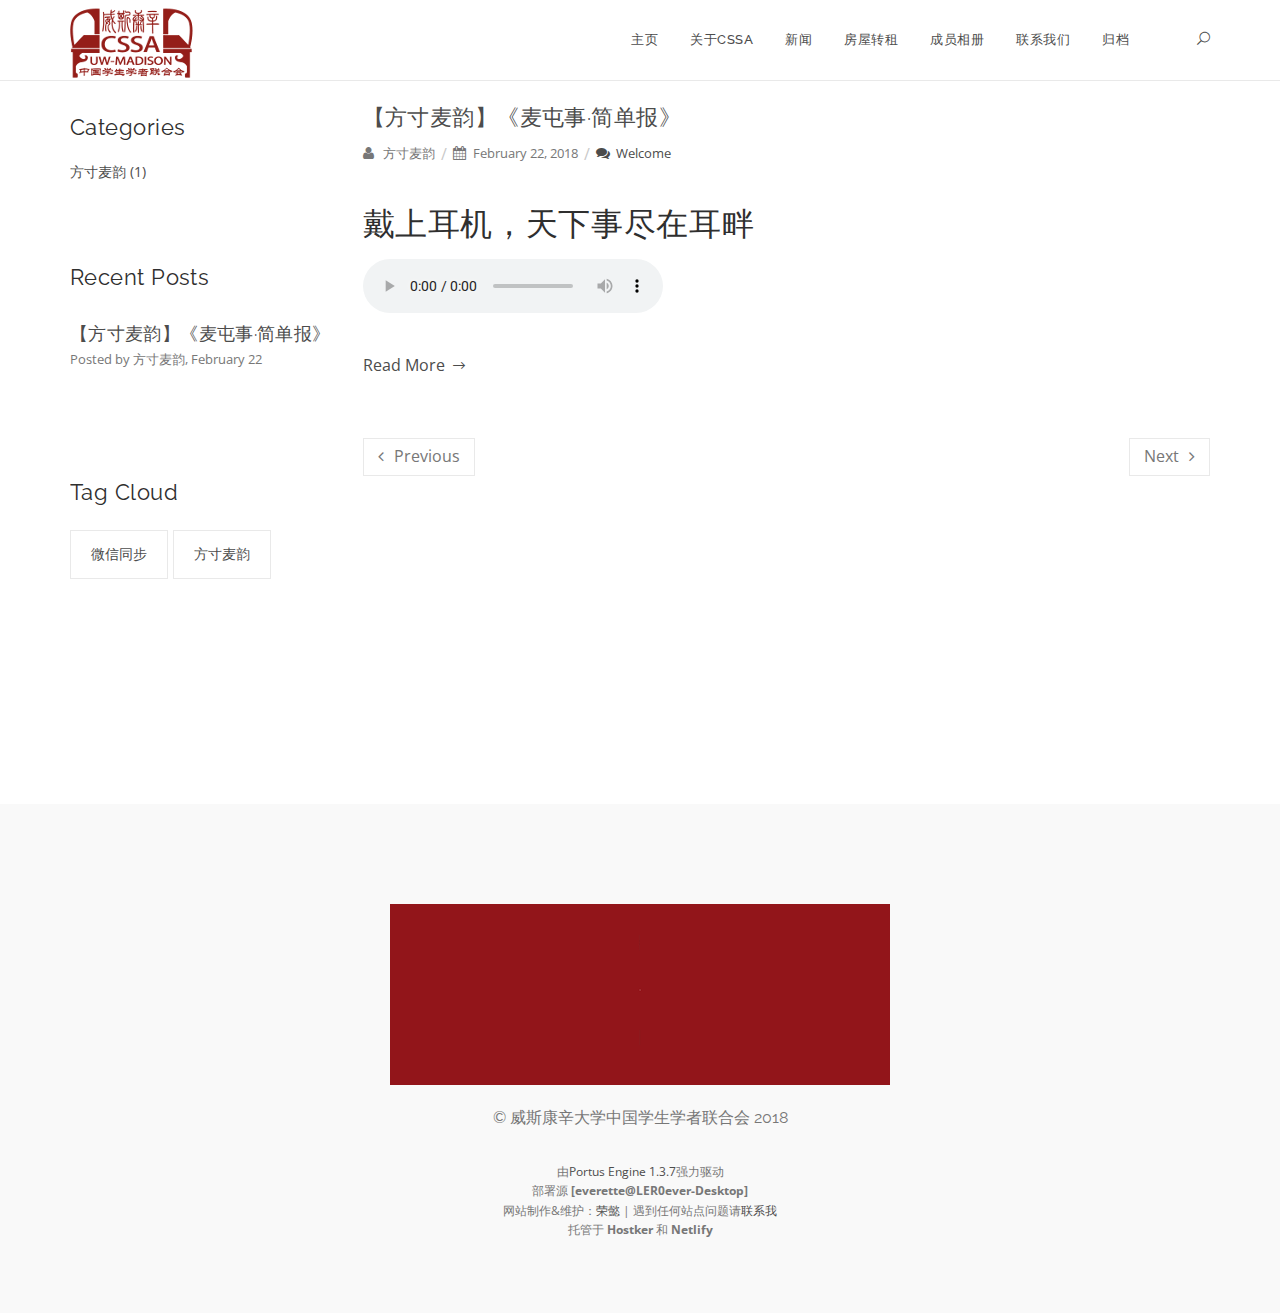
<file: category/方寸麦韵.html>
<!doctype html><title>方寸麦韵 - CSSA at UW-Madison</title><meta name=description content="Portal of CSSA at UW-Madison"><meta name=keywords content="UW-Madison,CSSA,威斯康辛大学麦迪逊分校,中国学生学者联合会,Chinese Students and Scholars Association,CUSA,Chinese Undergraduate Student Association,LER0ever,L.E.R,Everette Rong,荣懿,Portus"><meta charset=utf-8><meta name=viewport content="width=device-width,initial-scale=1,maximum-scale=1"><link rel="shortcut icon" href=/media/home/cssalogo-red-sm.png><link href="https://fonts.googleapis.com/css?family=Roboto:400,300,500,700,300italic,400italic,500italic,700italic" rel=stylesheet><link href="https://fonts.googleapis.com/css?family=Raleway:400,300,500,600,700,800,900" rel=stylesheet><link href="https://fonts.googleapis.com/css?family=Open+Sans:400,600,700,400italic,600italic,700italic&subset=latin,latin-ext" rel=stylesheet><link href="https://fonts.googleapis.com/css?family=Tangerine:400,700&subset=latin,latin-ext" rel=stylesheet><link rel=stylesheet href=/css/bootstrap.min.css><link rel=stylesheet href=/css/font-awesome.min.css><link rel=stylesheet href=/css/elegant-icons.css><link rel=stylesheet href=/css/animate.css><link rel=stylesheet href=/css/owl.carousel.css><link rel=stylesheet href=/css/magnific-popup.css><link rel=stylesheet href=/css/jquery.mb.YTPlayer.min.css><link rel=stylesheet href=/css/vegas.min.css><link rel=stylesheet href=/css/style.css><link rel=stylesheet href=/css/margins.css><div class="page-loader page-loader-visible"></div><div class=wrapper><header class="header header-overlay"><div class="main-header bg-white sticky sticky-condensed"><div class="header-container container"><div class=header-row><div class=header-column><div class=logo-wrapper><img class=logo-light src=/media/home/cssalogo-red-sm.png>
<img class=logo-dark src=/media/home/cssalogo-red-sm.png></div></div><div class=header-column><div class="nav-wrapper float-right" data-plugin-main-nav><ul class="nav main-nav sf-menu"><li><a href=/>主页</a><li><a href=/about>关于CSSA</a><li><a href=/posts/1>新闻</a><li><a href=/housing>房屋转租</a><li><a href=/members>成员相册</a><li><a href=/contact>联系我们</a><li><a href=/archive>归档</a><li class=mobile-hide><a href=#>&nbsp;</a><li class="dropdown mobile-hide"><a href=#><i class=icon_search></i></a><div class="dropdown-search left"><div class=input-group><input class=form-control placeholder=Search...><div class=input-group-btn><button class=btn>
<i class=icon_search></i></button></div></div></ul></div></div></div></div></div></header><section class="page-section blog"><div class=container><div class=row><div class="col-md-9 col-sm-12 blog-content right"><div class=entry><h5 class=entry-title><a href=/2018/2/22/fcmy-mts-jdb-1.html>【方寸麦韵】《麦屯事·简单报》</a></h5><ul class=entry-meta><li><i class="fa fa-user icon-small"></i>方寸麦韵<li><i class="fa fa-calendar icon-small"></i>February 22, 2018<li><a href=#><i class="fa fa-comments icon-small"></i>Welcome</a></ul><p><h2 id=戴上耳机-天下事尽在耳畔>戴上耳机，天下事尽在耳畔</h2><p><audio controls>
<source src="http://res.wx.qq.com/voice/getvoice?mediaid=MzA5NjAzMzEwNV8yNjUwMDg5MjAx">Your browser does not support the audio element.</audio><p><a href=/2018/2/22/fcmy-mts-jdb-1.html class=entry-read-more>Read More</a></div><nav class=mt-40><ul class=pager><li class="previous disabled"><a href><i class="fa fa-angle-left mr-10"></i>Previous</a><li class="next disabled"><a href>Next<i class="fa fa-angle-right ml-10"></i></a></ul></nav></div><div class="col-md-3 col-sm-12 sidebar left"><div class=widget><h5 class=widget-title>Categories</h5><div class=widget-nav><ul class=nav><li><a href=/category/%e6%96%b9%e5%af%b8%e9%ba%a6%e9%9f%b5.html>方寸麦韵 (1)</a></ul></div></div><div class=widget><h5 class=widget-title>Recent Posts</h5><div class=widget-posts><ul class=post-list><li class=post-item><h6 class=post-title><a href=/2018/2/22/fcmy-mts-jdb-1.html>【方寸麦韵】《麦屯事·简单报》</a></h6><p class=post-info>Posted by 方寸麦韵, February 22</ul></div></div><div class=widget><h5 class=widget-title>Tag Cloud</h5><div class=widget-text><ul class=tags><li><a href=/tags/%e5%be%ae%e4%bf%a1%e5%90%8c%e6%ad%a5.html>微信同步</a><li><a href=/tags/%e6%96%b9%e5%af%b8%e9%ba%a6%e9%9f%b5.html>方寸麦韵</a></ul></div></div></div></div></div></section><footer class="page-section footer bg-light pb-50"><div class=container><div class="image-full align-center mb-20"><a href=#><img src=/media/home/Logo-02.gif height=100px alt=Logo></a></div><div class=align-center><p class=font-alt>&copy; 威斯康辛大学中国学生学者联合会 2018<p class=font-size-12>由<a href=/portus>Portus Engine 1.3.7</a>强力驱动<br>部署源 <b>[everette@LER0ever-Desktop]</b><br>网站制作&维护：<a href=https://rongyi.blog/about target=_blank>荣懿</a> | 遇到任何站点问题请<a href=https://rongyi.blog/contact>联系我</a><br>托管于 <b>Hostker</b> 和 <b>Netlify</b></div></div></footer></div><script src=https://ajax.googleapis.com/ajax/libs/jquery/1.11.3/jquery.min.js></script><script src="http://maps.google.com/maps/api/js?sensor=false&amp;language=en"></script><script src=/js/jquery.easing.min.js></script><script src=/js/bootstrap.min.js></script><script src=/js/jquery.parallax-1.1.3.js></script><script src=/js/jquery.fitvids.js></script><script src=/js/jquery.magnific-popup.min.js></script><script src=/js/jquery.particleground.min.js></script><script src=/js/vegas.min.js></script><script src=/js/sniffr.min.js></script><script src=/js/masonry.pkgd.min.js></script><script src=/js/owl.carousel.min.js></script><script src=/js/smoothscroll.js></script><script src=/js/wow.min.js></script><script src=/js/plugins.js></script><script src=/js/elements.js></script><script src=/js/functions.js></script>
</file>
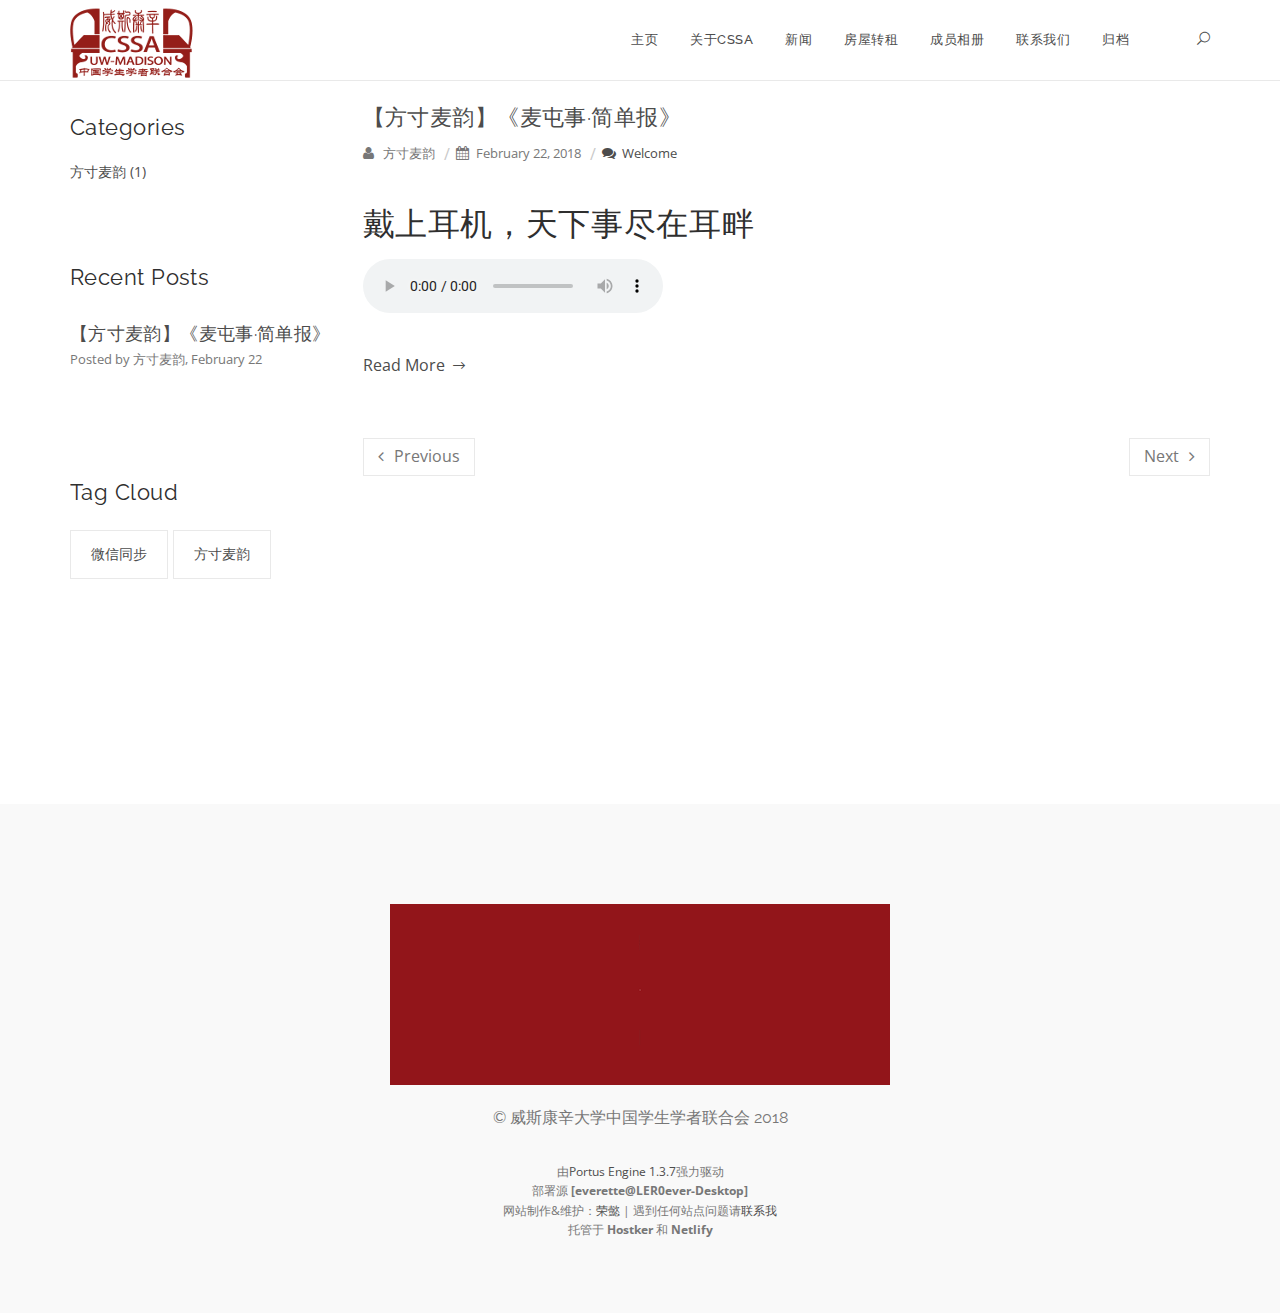
<file: tags/微信同步.html>
<!doctype html><title>微信同步 - CSSA at UW-Madison</title>
<meta name=description content="Portal of CSSA at UW-Madison">
<meta name=keywords
      content="UW-Madison,CSSA,威斯康辛大学麦迪逊分校,中国学生学者联合会,Chinese Students and Scholars Association,CUSA,Chinese Undergraduate Student Association,LER0ever,L.E.R,Everette Rong,荣懿,Portus">
<meta charset=utf-8>
<meta name=viewport content="width=device-width,initial-scale=1,maximum-scale=1">
<link rel="shortcut icon" href=/media/home/cssalogo-red-sm.png>
<link href="https://fonts.googleapis.com/css?family=Roboto:400,300,500,700,300italic,400italic,500italic,700italic"
      rel=stylesheet>
<link href="https://fonts.googleapis.com/css?family=Raleway:400,300,500,600,700,800,900" rel=stylesheet>
<link href="https://fonts.googleapis.com/css?family=Open+Sans:400,600,700,400italic,600italic,700italic&subset=latin,latin-ext"
      rel=stylesheet>
<link href="https://fonts.googleapis.com/css?family=Tangerine:400,700&subset=latin,latin-ext" rel=stylesheet>
<link rel=stylesheet href=/css/bootstrap.min.css>
<link rel=stylesheet href=/css/font-awesome.min.css>
<link rel=stylesheet href=/css/elegant-icons.css>
<link rel=stylesheet href=/css/animate.css>
<link rel=stylesheet href=/css/owl.carousel.css>
<link rel=stylesheet href=/css/magnific-popup.css>
<link rel=stylesheet href=/css/jquery.mb.YTPlayer.min.css>
<link rel=stylesheet href=/css/vegas.min.css>
<link rel=stylesheet href=/css/style.css>
<link rel=stylesheet href=/css/margins.css>
<div class="page-loader page-loader-visible"></div>
<div class=wrapper>
    <header class="header header-overlay">
        <div class="main-header bg-white sticky sticky-condensed">
            <div class="header-container container">
                <div class=header-row>
                    <div class=header-column>
                        <div class=logo-wrapper><img class=logo-light src=/media/home/cssalogo-red-sm.png>
                            <img class=logo-dark src=/media/home/cssalogo-red-sm.png></div>
                    </div>
                    <div class=header-column>
                        <div class="nav-wrapper float-right" data-plugin-main-nav>
                            <ul class="nav main-nav sf-menu">
                                <li><a href=/>主页</a>
                                <li><a href=/about>关于CSSA</a>
                                <li><a href=/posts/1>新闻</a>
                                <li><a href=/housing>房屋转租</a>
                                <li><a href=/members>成员相册</a>
                                <li><a href=/contact>联系我们</a>
                                <li><a href=/archive>归档</a>
                                <li class=mobile-hide><a href=#>&nbsp;</a>
                                <li class="dropdown mobile-hide"><a href=#><i class=icon_search></i></a>
                                    <div class="dropdown-search left">
                                        <div class=input-group><input class=form-control placeholder=Search...>
                                            <div class=input-group-btn>
                                                <button class=btn>
                                                    <i class=icon_search></i></button>
                                            </div>
                                        </div>
                            </ul>
                        </div>
                    </div>
                </div>
            </div>
        </div>
    </header>
    <section class="page-section blog">
        <div class=container>
            <div class=row>
                <div class="col-md-9 col-sm-12 blog-content right">
                    <div class=entry><h5 class=entry-title><a href=/2018/2/22/fcmy-mts-jdb-1.html>【方寸麦韵】《麦屯事·简单报》</a>
                    </h5>
                        <ul class=entry-meta>
                            <li><i class="fa fa-user icon-small"></i>方寸麦韵
                            <li><i class="fa fa-calendar icon-small"></i>February 22, 2018
                            <li><a href=#><i class="fa fa-comments icon-small"></i>Welcome</a>
                        </ul>
                        <p>
                        <h2 id=戴上耳机-天下事尽在耳畔>戴上耳机，天下事尽在耳畔</h2>
                        <p>
                            <audio controls>
                                <source src="http://res.wx.qq.com/voice/getvoice?mediaid=MzA5NjAzMzEwNV8yNjUwMDg5MjAx">
                                Your browser does not support the audio element.
                            </audio>
                        <p><a href=/2018/2/22/fcmy-mts-jdb-1.html class=entry-read-more>Read More</a></div>
                    <nav class=mt-40>
                        <ul class=pager>
                            <li class="previous disabled"><a href><i class="fa fa-angle-left mr-10"></i>Previous</a>
                            <li class="next disabled"><a href>Next<i class="fa fa-angle-right ml-10"></i></a>
                        </ul>
                    </nav>
                </div>
                <div class="col-md-3 col-sm-12 sidebar left">
                    <div class=widget><h5 class=widget-title>Categories</h5>
                        <div class=widget-nav>
                            <ul class=nav>
                                <li><a href=/category/%e6%96%b9%e5%af%b8%e9%ba%a6%e9%9f%b5.html>方寸麦韵 (1)</a>
                            </ul>
                        </div>
                    </div>
                    <div class=widget><h5 class=widget-title>Recent Posts</h5>
                        <div class=widget-posts>
                            <ul class=post-list>
                                <li class=post-item><h6 class=post-title><a href=/2018/2/22/fcmy-mts-jdb-1.html>【方寸麦韵】《麦屯事·简单报》</a>
                                </h6>
                                    <p class=post-info>Posted by 方寸麦韵, February 22
                            </ul>
                        </div>
                    </div>
                    <div class=widget><h5 class=widget-title>Tag Cloud</h5>
                        <div class=widget-text>
                            <ul class=tags>
                                <li><a href=/tags/%e5%be%ae%e4%bf%a1%e5%90%8c%e6%ad%a5.html>微信同步</a>
                                <li><a href=/tags/%e6%96%b9%e5%af%b8%e9%ba%a6%e9%9f%b5.html>方寸麦韵</a>
                            </ul>
                        </div>
                    </div>
                </div>
            </div>
        </div>
    </section>
    <footer class="page-section footer bg-light pb-50">
        <div class=container>
            <div class="image-full align-center mb-20"><a href=#><img src=/media/home/Logo-02.gif height=100px alt=Logo></a>
            </div>
            <div class=align-center><p class=font-alt>&copy; 威斯康辛大学中国学生学者联合会 2018
                <p class=font-size-12>由<a href=/portus>Portus Engine 1.3.7</a>强力驱动<br>部署源
                    <b>[everette@LER0ever-Desktop]</b><br>网站制作&维护：<a href=https://rongyi.blog/about target=_blank>荣懿</a>
                    | 遇到任何站点问题请<a href=https://rongyi.blog/contact>联系我</a><br>托管于 <b>Hostker</b> 和 <b>Netlify</b></div>
        </div>
    </footer>
</div>
<script src=https://ajax.googleapis.com/ajax/libs/jquery/1.11.3/jquery.min.js></script>
<script src="http://maps.google.com/maps/api/js?sensor=false&amp;language=en"></script>
<script src=/js/jquery.easing.min.js></script>
<script src=/js/bootstrap.min.js></script>
<script src=/js/jquery.parallax-1.1.3.js></script>
<script src=/js/jquery.fitvids.js></script>
<script src=/js/jquery.magnific-popup.min.js></script>
<script src=/js/jquery.particleground.min.js></script>
<script src=/js/vegas.min.js></script>
<script src=/js/sniffr.min.js></script>
<script src=/js/masonry.pkgd.min.js></script>
<script src=/js/owl.carousel.min.js></script>
<script src=/js/smoothscroll.js></script>
<script src=/js/wow.min.js></script>
<script src=/js/plugins.js></script>
<script src=/js/elements.js></script>
<script src=/js/functions.js></script>
</file>
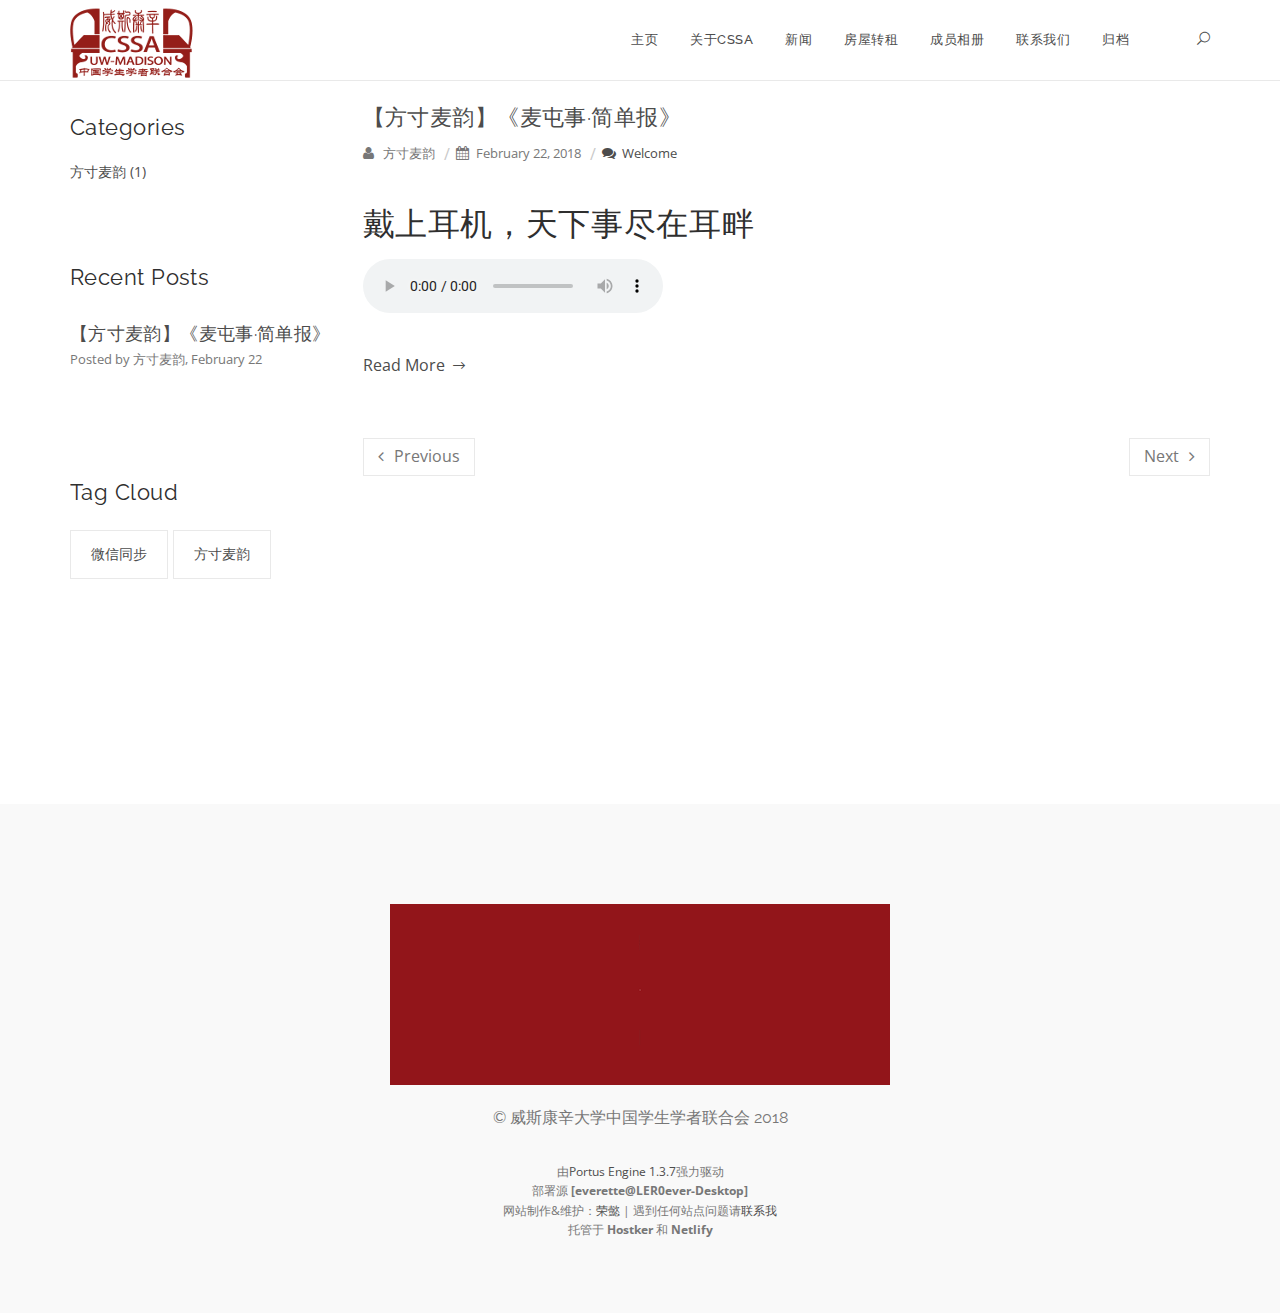
<file: tags/方寸麦韵.html>
<!doctype html><title>方寸麦韵 - CSSA at UW-Madison</title>
<meta name=description content="Portal of CSSA at UW-Madison">
<meta name=keywords
      content="UW-Madison,CSSA,威斯康辛大学麦迪逊分校,中国学生学者联合会,Chinese Students and Scholars Association,CUSA,Chinese Undergraduate Student Association,LER0ever,L.E.R,Everette Rong,荣懿,Portus">
<meta charset=utf-8>
<meta name=viewport content="width=device-width,initial-scale=1,maximum-scale=1">
<link rel="shortcut icon" href=/media/home/cssalogo-red-sm.png>
<link href="https://fonts.googleapis.com/css?family=Roboto:400,300,500,700,300italic,400italic,500italic,700italic"
      rel=stylesheet>
<link href="https://fonts.googleapis.com/css?family=Raleway:400,300,500,600,700,800,900" rel=stylesheet>
<link href="https://fonts.googleapis.com/css?family=Open+Sans:400,600,700,400italic,600italic,700italic&subset=latin,latin-ext"
      rel=stylesheet>
<link href="https://fonts.googleapis.com/css?family=Tangerine:400,700&subset=latin,latin-ext" rel=stylesheet>
<link rel=stylesheet href=/css/bootstrap.min.css>
<link rel=stylesheet href=/css/font-awesome.min.css>
<link rel=stylesheet href=/css/elegant-icons.css>
<link rel=stylesheet href=/css/animate.css>
<link rel=stylesheet href=/css/owl.carousel.css>
<link rel=stylesheet href=/css/magnific-popup.css>
<link rel=stylesheet href=/css/jquery.mb.YTPlayer.min.css>
<link rel=stylesheet href=/css/vegas.min.css>
<link rel=stylesheet href=/css/style.css>
<link rel=stylesheet href=/css/margins.css>
<div class="page-loader page-loader-visible"></div>
<div class=wrapper>
    <header class="header header-overlay">
        <div class="main-header bg-white sticky sticky-condensed">
            <div class="header-container container">
                <div class=header-row>
                    <div class=header-column>
                        <div class=logo-wrapper><img class=logo-light src=/media/home/cssalogo-red-sm.png>
                            <img class=logo-dark src=/media/home/cssalogo-red-sm.png></div>
                    </div>
                    <div class=header-column>
                        <div class="nav-wrapper float-right" data-plugin-main-nav>
                            <ul class="nav main-nav sf-menu">
                                <li><a href=/>主页</a>
                                <li><a href=/about>关于CSSA</a>
                                <li><a href=/posts/1>新闻</a>
                                <li><a href=/housing>房屋转租</a>
                                <li><a href=/members>成员相册</a>
                                <li><a href=/contact>联系我们</a>
                                <li><a href=/archive>归档</a>
                                <li class=mobile-hide><a href=#>&nbsp;</a>
                                <li class="dropdown mobile-hide"><a href=#><i class=icon_search></i></a>
                                    <div class="dropdown-search left">
                                        <div class=input-group><input class=form-control placeholder=Search...>
                                            <div class=input-group-btn>
                                                <button class=btn>
                                                    <i class=icon_search></i></button>
                                            </div>
                                        </div>
                            </ul>
                        </div>
                    </div>
                </div>
            </div>
        </div>
    </header>
    <section class="page-section blog">
        <div class=container>
            <div class=row>
                <div class="col-md-9 col-sm-12 blog-content right">
                    <div class=entry><h5 class=entry-title><a href=/2018/2/22/fcmy-mts-jdb-1.html>【方寸麦韵】《麦屯事·简单报》</a>
                    </h5>
                        <ul class=entry-meta>
                            <li><i class="fa fa-user icon-small"></i>方寸麦韵
                            <li><i class="fa fa-calendar icon-small"></i>February 22, 2018
                            <li><a href=#><i class="fa fa-comments icon-small"></i>Welcome</a>
                        </ul>
                        <p>
                        <h2 id=戴上耳机-天下事尽在耳畔>戴上耳机，天下事尽在耳畔</h2>
                        <p>
                            <audio controls>
                                <source src="http://res.wx.qq.com/voice/getvoice?mediaid=MzA5NjAzMzEwNV8yNjUwMDg5MjAx">
                                Your browser does not support the audio element.
                            </audio>
                        <p><a href=/2018/2/22/fcmy-mts-jdb-1.html class=entry-read-more>Read More</a></div>
                    <nav class=mt-40>
                        <ul class=pager>
                            <li class="previous disabled"><a href><i class="fa fa-angle-left mr-10"></i>Previous</a>
                            <li class="next disabled"><a href>Next<i class="fa fa-angle-right ml-10"></i></a>
                        </ul>
                    </nav>
                </div>
                <div class="col-md-3 col-sm-12 sidebar left">
                    <div class=widget><h5 class=widget-title>Categories</h5>
                        <div class=widget-nav>
                            <ul class=nav>
                                <li><a href=/category/%e6%96%b9%e5%af%b8%e9%ba%a6%e9%9f%b5.html>方寸麦韵 (1)</a>
                            </ul>
                        </div>
                    </div>
                    <div class=widget><h5 class=widget-title>Recent Posts</h5>
                        <div class=widget-posts>
                            <ul class=post-list>
                                <li class=post-item><h6 class=post-title><a href=/2018/2/22/fcmy-mts-jdb-1.html>【方寸麦韵】《麦屯事·简单报》</a>
                                </h6>
                                    <p class=post-info>Posted by 方寸麦韵, February 22
                            </ul>
                        </div>
                    </div>
                    <div class=widget><h5 class=widget-title>Tag Cloud</h5>
                        <div class=widget-text>
                            <ul class=tags>
                                <li><a href=/tags/%e5%be%ae%e4%bf%a1%e5%90%8c%e6%ad%a5.html>微信同步</a>
                                <li><a href=/tags/%e6%96%b9%e5%af%b8%e9%ba%a6%e9%9f%b5.html>方寸麦韵</a>
                            </ul>
                        </div>
                    </div>
                </div>
            </div>
        </div>
    </section>
    <footer class="page-section footer bg-light pb-50">
        <div class=container>
            <div class="image-full align-center mb-20"><a href=#><img src=/media/home/Logo-02.gif height=100px alt=Logo></a>
            </div>
            <div class=align-center><p class=font-alt>&copy; 威斯康辛大学中国学生学者联合会 2018
                <p class=font-size-12>由<a href=/portus>Portus Engine 1.3.7</a>强力驱动<br>部署源
                    <b>[everette@LER0ever-Desktop]</b><br>网站制作&维护：<a href=https://rongyi.blog/about target=_blank>荣懿</a>
                    | 遇到任何站点问题请<a href=https://rongyi.blog/contact>联系我</a><br>托管于 <b>Hostker</b> 和 <b>Netlify</b></div>
        </div>
    </footer>
</div>
<script src=https://ajax.googleapis.com/ajax/libs/jquery/1.11.3/jquery.min.js></script>
<script src="http://maps.google.com/maps/api/js?sensor=false&amp;language=en"></script>
<script src=/js/jquery.easing.min.js></script>
<script src=/js/bootstrap.min.js></script>
<script src=/js/jquery.parallax-1.1.3.js></script>
<script src=/js/jquery.fitvids.js></script>
<script src=/js/jquery.magnific-popup.min.js></script>
<script src=/js/jquery.particleground.min.js></script>
<script src=/js/vegas.min.js></script>
<script src=/js/sniffr.min.js></script>
<script src=/js/masonry.pkgd.min.js></script>
<script src=/js/owl.carousel.min.js></script>
<script src=/js/smoothscroll.js></script>
<script src=/js/wow.min.js></script>
<script src=/js/plugins.js></script>
<script src=/js/elements.js></script>
<script src=/js/functions.js></script>
</file>
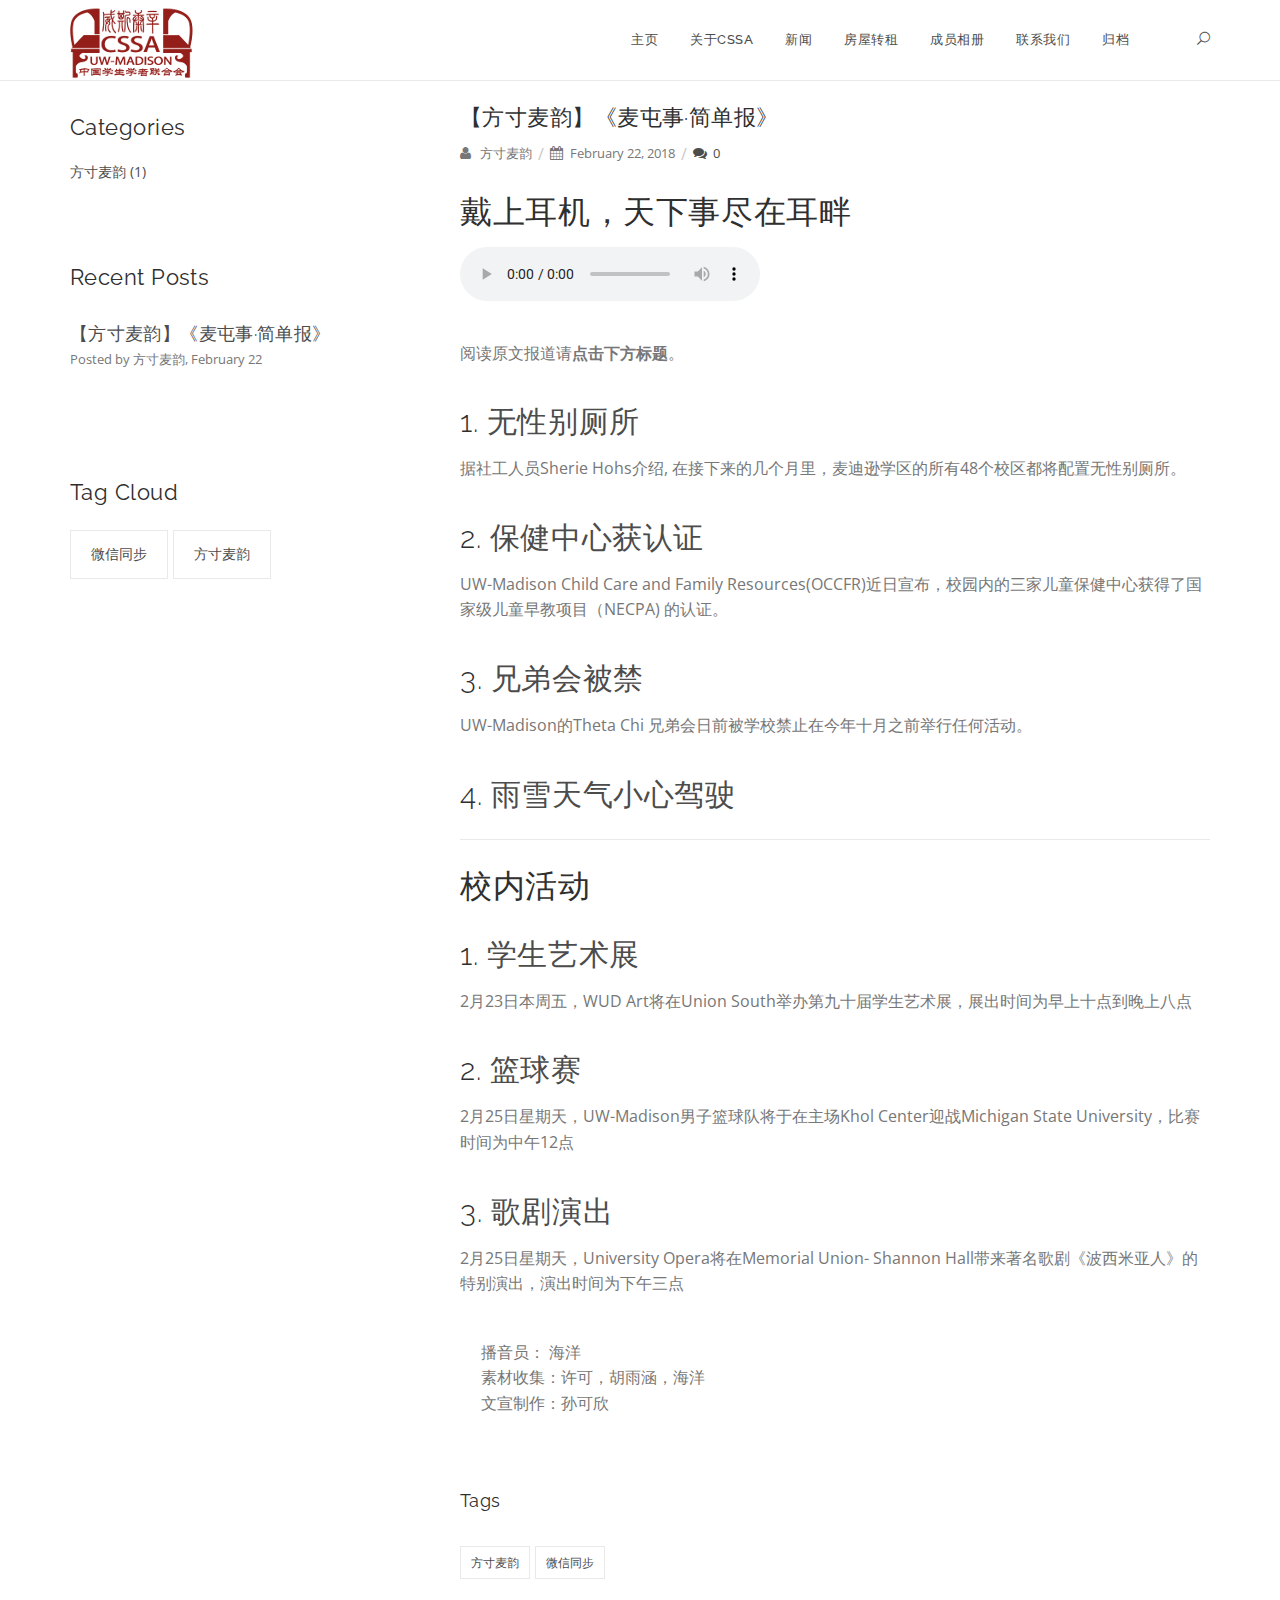
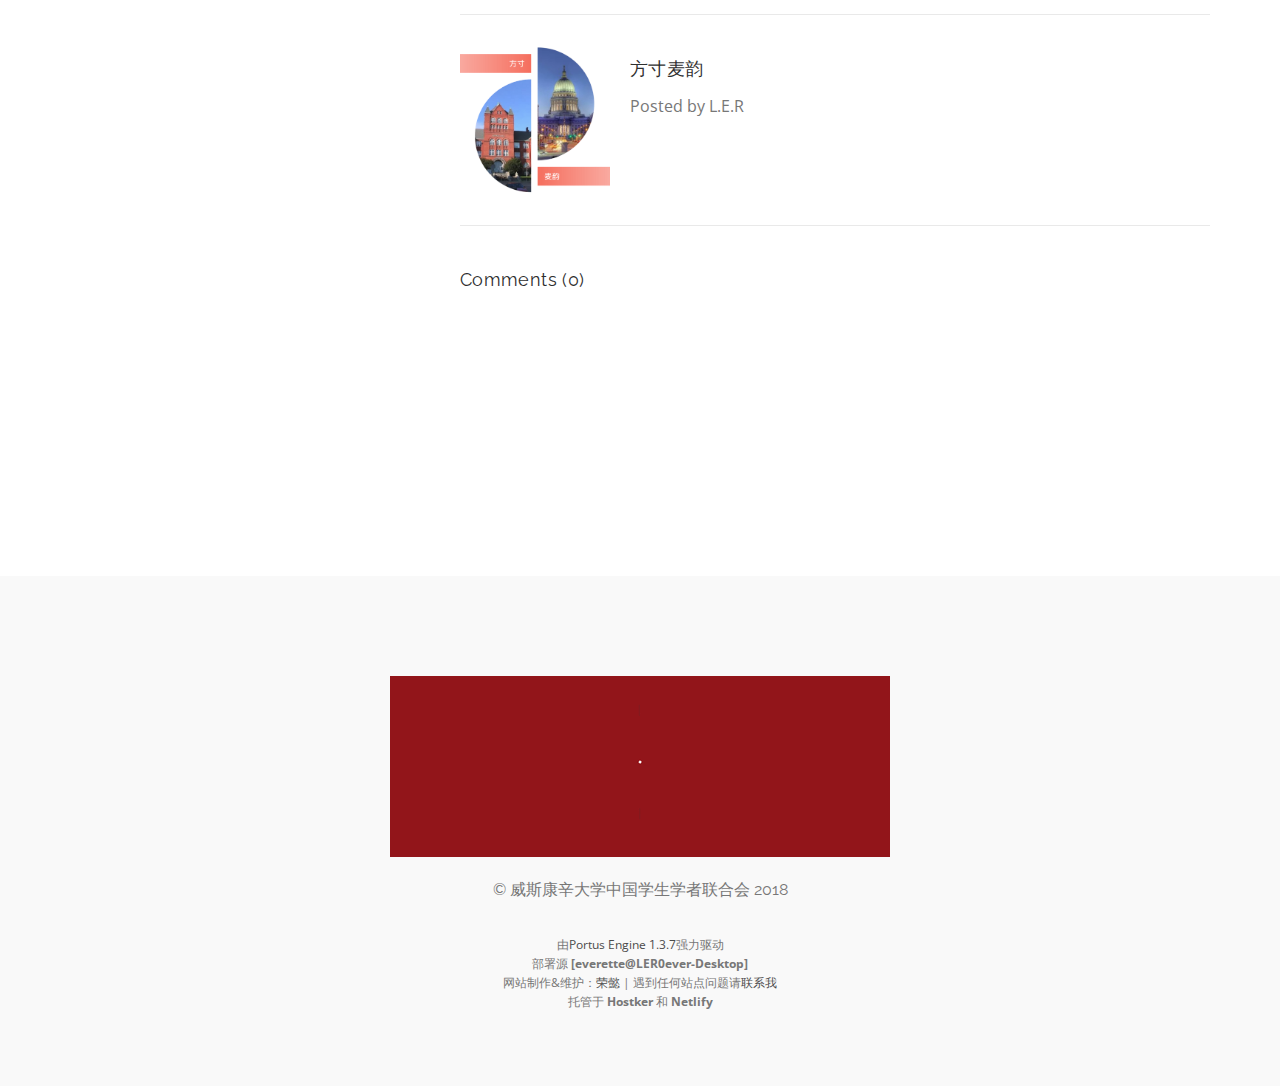
<file: 2018/2/22/fcmy-mts-jdb-1.html>
<!doctype html><title>【方寸麦韵】《麦屯事·简单报》 - CSSA at UW-Madison</title><meta name=description content><meta name=keywords content="UW-Madison,CSSA,威斯康辛大学麦迪逊分校,中国学生学者联合会,Chinese Students and Scholars Association,CUSA,Chinese Undergraduate Student Association,LER0ever,L.E.R,Everette Rong,荣懿,Portus"><meta charset=utf-8><meta name=viewport content="width=device-width,initial-scale=1,maximum-scale=1"><link rel="shortcut icon" href=/media/home/cssalogo-red-sm.png><link href="https://fonts.googleapis.com/css?family=Roboto:400,300,500,700,300italic,400italic,500italic,700italic" rel=stylesheet><link href="https://fonts.googleapis.com/css?family=Raleway:400,300,500,600,700,800,900" rel=stylesheet><link href="https://fonts.googleapis.com/css?family=Open+Sans:400,600,700,400italic,600italic,700italic&subset=latin,latin-ext" rel=stylesheet><link href="https://fonts.googleapis.com/css?family=Tangerine:400,700&subset=latin,latin-ext" rel=stylesheet><link rel=stylesheet href=/css/bootstrap.min.css><link rel=stylesheet href=/css/font-awesome.min.css><link rel=stylesheet href=/css/elegant-icons.css><link rel=stylesheet href=/css/animate.css><link rel=stylesheet href=/css/owl.carousel.css><link rel=stylesheet href=/css/magnific-popup.css><link rel=stylesheet href=/css/jquery.mb.YTPlayer.min.css><link rel=stylesheet href=/css/vegas.min.css><link rel=stylesheet href=/css/style.css><link rel=stylesheet href=/css/margins.css><div class="page-loader page-loader-visible"></div><div class=wrapper><header class="header header-overlay"><div class="main-header bg-white sticky sticky-condensed"><div class="header-container container"><div class=header-row><div class=header-column><div class=logo-wrapper><img class=logo-light src=/media/home/cssalogo-red-sm.png>
<img class=logo-dark src=/media/home/cssalogo-red-sm.png></div></div><div class=header-column><div class="nav-wrapper float-right" data-plugin-main-nav><ul class="nav main-nav sf-menu"><li><a href=/>主页</a><li><a href=/about>关于CSSA</a><li><a href=/posts/1>新闻</a><li><a href=/housing>房屋转租</a><li><a href=/members>成员相册</a><li><a href=/contact>联系我们</a><li><a href=/archive>归档</a><li class=mobile-hide><a href=#>&nbsp;</a><li class="dropdown mobile-hide"><a href=#><i class=icon_search></i></a><div class="dropdown-search left"><div class=input-group><input class=form-control placeholder=Search...><div class=input-group-btn><button class=btn>
<i class=icon_search></i></button></div></div></ul></div></div></div></div></div></header><section class="page-section blog"><div class="container entry"><div class=row><div class="col-md-8 col-sm-12 blog-content right"><div class=entry><h5 class=entry-title>【方寸麦韵】《麦屯事·简单报》</h5><ul class=entry-meta><li><i class="fa fa-user icon-small"></i>方寸麦韵<li><i class="fa fa-calendar icon-small"></i>February 22, 2018<li><a href=#><i class="fa fa-comments icon-small"></i>0</a></ul><h2 id=戴上耳机-天下事尽在耳畔>戴上耳机，天下事尽在耳畔</h2><p><audio controls>
<source src="http://res.wx.qq.com/voice/getvoice?mediaid=MzA5NjAzMzEwNV8yNjUwMDg5MjAx">Your browser does not support the audio element.</audio></p><p>阅读原文报道请<strong>点击下方标题</strong>。<h3 id=1-无性别厕所-http-www-wkow-com-story-37541073-2018-02-19-all-gender-bathrooms-near-completion-at-madison-schools>1. <a href=http://www.wkow.com/story/37541073/2018/02/19/all-gender-bathrooms-near-completion-at-madison-schools>无性别厕所</a></h3><p>据社工人员Sherie Hohs介绍, 在接下来的几个月里，麦迪逊学区的所有48个校区都将配置无性别厕所。<h3 id=2-保健中心获认证-https-news-wisc-edu-three-uw-madison-child-care-centers-earn-national-accreditation>2. <a href=https://news.wisc.edu/three-uw-madison-child-care-centers-earn-national-accreditation/>保健中心获认证</a></h3><p>UW-Madison Child Care and Family Resources(OCCFR)近日宣布，校园内的三家儿童保健中心获得了国家级儿童早教项目（NECPA) 的认证。<h3 id=3-兄弟会被禁-https-www-jsonline-com-story-news-education-2018-02-19-theta-chi-fraternity-uw-madison-suspended-underage-drinking-wild-party-353221002>3. <a href=https://www.jsonline.com/story/news/education/2018/02/19/theta-chi-fraternity-uw-madison-suspended-underage-drinking-wild-party/353221002/>兄弟会被禁</a></h3><p>UW-Madison的Theta Chi 兄弟会日前被学校禁止在今年十月之前举行任何活动。<h3 id=4-雨雪天气小心驾驶-http-www-wkow-com-story-37543579-2018-02-20-poor-road-conditions-reported-in-many-counties>4. <a href=http://www.wkow.com/story/37543579/2018/02/20/poor-road-conditions-reported-in-many-counties>雨雪天气小心驾驶</a></h3><hr><h2 id=校内活动>校内活动</h2><h3 id=1-学生艺术展-https-today-wisc-edu-events-view-120405>1. <a href=https://today.wisc.edu/events/view/120405>学生艺术展</a></h3><p>2月23日本周五，WUD Art将在Union South举办第九十届学生艺术展，展出时间为早上十点到晚上八点<h3 id=2-篮球赛-https-today-wisc-edu-events-view-118867>2. <a href=https://today.wisc.edu/events/view/118867>篮球赛</a></h3><p>2月25日星期天，UW-Madison男子篮球队将于在主场Khol Center迎战Michigan State University，比赛时间为中午12点<h3 id=3-歌剧演出-https-today-wisc-edu-events-view-112507>3. <a href=https://today.wisc.edu/events/view/112507>歌剧演出</a></h3><p>2月25日星期天，University Opera将在Memorial Union- Shannon Hall带来著名歌剧《波西米亚人》的特别演出，演出时间为下午三点<blockquote><p>播音员： 海洋<br>素材收集：许可，胡雨涵，海洋<br>文宣制作：孙可欣</blockquote><div class=entry-tags><h6 class=entry-subsection-title>Tags</h6><ul class="tags tags-xsmall"><li><a href=/tags/%e6%96%b9%e5%af%b8%e9%ba%a6%e9%9f%b5.html>方寸麦韵</a><li><a href=/tags/%e5%be%ae%e4%bf%a1%e5%90%8c%e6%ad%a5.html>微信同步</a></ul></div><div class=entry-author><div class=entry-author-image><img src=/media/author/fcmy.png class=image-full></div><div class=entry-author-content><h6>方寸麦韵</h6><p>Posted by L.E.R</div></div><div class=entry-comments><h6 class=entry-subsection-title>Comments (0)</h6><section id=comment><section class=grey-bg><div class=container><div id=disqus_thread></div><script>var disqus_config=function(){this.page.identifier=(location.pathname).replace('.html','');};(function(){var d=document,s=d.createElement('script');s.src='//uwmcssa.disqus.com/embed.js';s.setAttribute('data-timestamp',+new Date());(d.head||d.body).appendChild(s);})();</script><noscript>Please enable JavaScript to view the <a href=https://disqus.com/?ref_noscript rel=nofollow>comments
powered by Disqus.</a></noscript></div></section></section></div></div></div><div class="col-md-3 col-sm-12 sidebar left"><div class=widget><h5 class=widget-title>Categories</h5><div class=widget-nav><ul class=nav><li><a href=/category/%e6%96%b9%e5%af%b8%e9%ba%a6%e9%9f%b5.html>方寸麦韵 (1)</a></ul></div></div><div class=widget><h5 class=widget-title>Recent Posts</h5><div class=widget-posts><ul class=post-list><li class=post-item><h6 class=post-title><a href=/2018/2/22/fcmy-mts-jdb-1.html>【方寸麦韵】《麦屯事·简单报》</a></h6><p class=post-info>Posted by 方寸麦韵, February 22</ul></div></div><div class=widget><h5 class=widget-title>Tag Cloud</h5><div class=widget-text><ul class=tags><li><a href=/tags/%e5%be%ae%e4%bf%a1%e5%90%8c%e6%ad%a5.html>微信同步</a><li><a href=/tags/%e6%96%b9%e5%af%b8%e9%ba%a6%e9%9f%b5.html>方寸麦韵</a></ul></div></div></div></div></section><footer class="page-section footer bg-light pb-50"><div class=container><div class="image-full align-center mb-20"><a href=#><img src=/media/home/Logo-02.gif height=100px alt=Logo></a></div><div class=align-center><p class=font-alt>&copy; 威斯康辛大学中国学生学者联合会 2018<p class=font-size-12>由<a href=/portus>Portus Engine 1.3.7</a>强力驱动<br>部署源 <b>[everette@LER0ever-Desktop]</b><br>网站制作&维护：<a href=https://rongyi.blog/about target=_blank>荣懿</a> | 遇到任何站点问题请<a href=https://rongyi.blog/contact>联系我</a><br>托管于 <b>Hostker</b> 和 <b>Netlify</b></div></div></footer></div><script src=https://ajax.googleapis.com/ajax/libs/jquery/1.11.3/jquery.min.js></script><script src="http://maps.google.com/maps/api/js?sensor=false&amp;language=en"></script><script src=/js/jquery.easing.min.js></script><script src=/js/bootstrap.min.js></script><script src=/js/jquery.parallax-1.1.3.js></script><script src=/js/jquery.fitvids.js></script><script src=/js/jquery.magnific-popup.min.js></script><script src=/js/jquery.particleground.min.js></script><script src=/js/vegas.min.js></script><script src=/js/sniffr.min.js></script><script src=/js/masonry.pkgd.min.js></script><script src=/js/owl.carousel.min.js></script><script src=/js/smoothscroll.js></script><script src=/js/wow.min.js></script><script src=/js/plugins.js></script><script src=/js/elements.js></script><script src=/js/functions.js></script>
</file>
